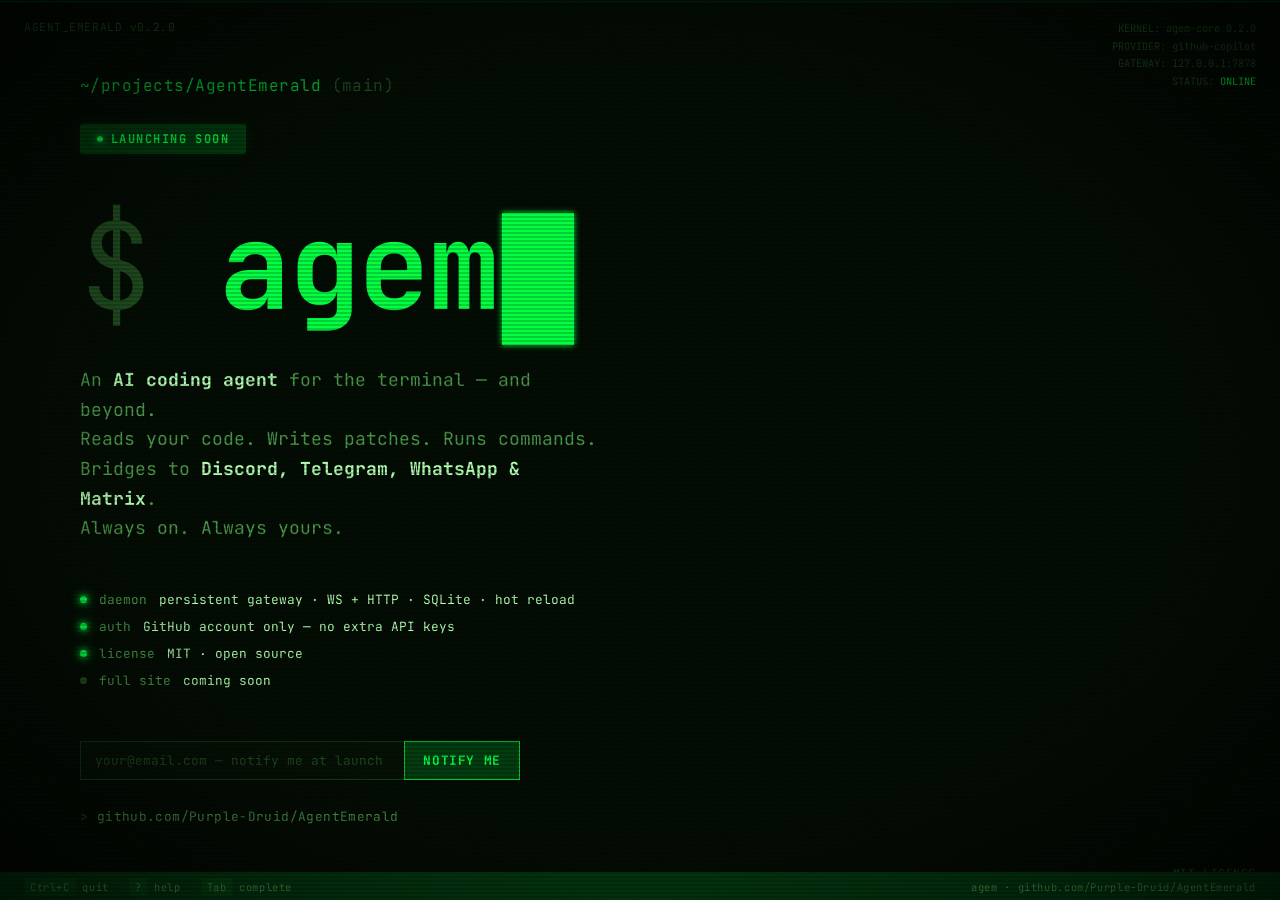
<file: index.html>
<!DOCTYPE html>
<html lang="en">
<head>
  <meta charset="UTF-8">
  <meta name="viewport" content="width=device-width, initial-scale=1.0">
  <title>AgentEmerald — Coming Soon</title>
  <meta name="description" content="AgentEmerald — an AI coding agent harness for the terminal. Coming soon.">
  <link rel="preconnect" href="https://fonts.googleapis.com">
  <link rel="preconnect" href="https://fonts.gstatic.com" crossorigin>
  <link href="https://fonts.googleapis.com/css2?family=JetBrains+Mono:wght@400;500;700&display=swap" rel="stylesheet">
  <style>
    *, *::before, *::after { box-sizing: border-box; margin: 0; padding: 0; }

    :root {
      --green:       #00ff41;
      --green-dim:   #00c832;
      --green-dark:  #003b0f;
      --green-glow:  rgba(0, 255, 65, 0.18);
      --bg:          #020b02;
      --bg2:         #040f04;
      --text:        #b0ffb0;
      --text-dim:    #4a9a4a;
      --text-faint:  #1f4d1f;
      --border:      #0d3d0d;
      --mono:        'JetBrains Mono', 'Courier New', monospace;
    }

    html, body {
      height: 100%;
      background: var(--bg);
      color: var(--green);
      font-family: var(--mono);
      overflow: hidden;
    }

    /* CRT scanline overlay */
    body::before {
      content: '';
      position: fixed;
      inset: 0;
      background: repeating-linear-gradient(
        0deg,
        transparent,
        transparent 2px,
        rgba(0, 0, 0, 0.18) 2px,
        rgba(0, 0, 0, 0.18) 4px
      );
      pointer-events: none;
      z-index: 10;
    }

    /* CRT vignette */
    body::after {
      content: '';
      position: fixed;
      inset: 0;
      background: radial-gradient(ellipse at center,
        transparent 55%,
        rgba(0, 0, 0, 0.65) 100%
      );
      pointer-events: none;
      z-index: 11;
    }

    /* Subtle phosphor flicker */
    @keyframes flicker {
      0%   { opacity: 1; }
      92%  { opacity: 1; }
      93%  { opacity: 0.94; }
      94%  { opacity: 1; }
      96%  { opacity: 0.97; }
      100% { opacity: 1; }
    }

    @keyframes blink {
      0%, 49% { opacity: 1; }
      50%, 100% { opacity: 0; }
    }

    @keyframes scanline-sweep {
      0%   { transform: translateY(-100%); }
      100% { transform: translateY(100vh); }
    }

    @keyframes glow-pulse {
      0%, 100% { text-shadow:
        0 0 6px var(--green),
        0 0 14px var(--green),
        0 0 28px var(--green-dim);
      }
      50% { text-shadow:
        0 0 8px var(--green),
        0 0 20px var(--green),
        0 0 42px var(--green-dim),
        0 0 60px rgba(0,255,65,0.2);
      }
    }

    @keyframes type-in {
      from { width: 0; }
      to   { width: 100%; }
    }

    @keyframes fade-up {
      from { opacity: 0; transform: translateY(12px); }
      to   { opacity: 1; transform: translateY(0); }
    }

    /* Rolling scanline */
    .scanline {
      position: fixed;
      top: 0;
      left: 0;
      width: 100%;
      height: 3px;
      background: linear-gradient(transparent, rgba(0,255,65,0.06), transparent);
      animation: scanline-sweep 8s linear infinite;
      pointer-events: none;
      z-index: 12;
    }

    .screen {
      position: relative;
      height: 100vh;
      display: flex;
      flex-direction: column;
      justify-content: center;
      align-items: flex-start;
      padding: 0 min(80px, 8vw);
      animation: flicker 6s infinite;
      z-index: 1;
    }

    /* Top-left corner decoration */
    .corner-tl, .corner-br {
      position: fixed;
      font-size: .7rem;
      color: var(--text-faint);
      letter-spacing: .05em;
    }
    .corner-tl { top: 20px; left: 24px; }
    .corner-br { bottom: 20px; right: 24px; }

    /* Boot lines */
    .boot-lines {
      position: fixed;
      top: 20px;
      right: 24px;
      text-align: right;
      font-size: .65rem;
      color: var(--text-faint);
      line-height: 1.7;
      animation: fade-up .6s ease both;
      animation-delay: .2s;
      opacity: 0;
    }

    /* Prompt line */
    .prompt-line {
      font-size: clamp(.8rem, 1.5vw, 1rem);
      color: var(--text-dim);
      margin-bottom: 28px;
      letter-spacing: .03em;
      animation: fade-up .5s ease both;
      animation-delay: .4s;
      opacity: 0;
    }
    .prompt-line .p { color: var(--green-dim); }

    /* Main wordmark */
    h1 {
      font-size: clamp(3.5rem, 10vw, 7.5rem);
      font-weight: 700;
      letter-spacing: -.02em;
      line-height: 1;
      color: var(--green);
      animation: glow-pulse 3.5s ease-in-out infinite, fade-up .6s ease both;
      animation-delay: 0s, .6s;
      opacity: 0;
      margin-bottom: 20px;
    }
    h1 .dollar { color: var(--text-faint); font-weight: 400; }

    /* Tagline */
    .tagline {
      font-size: clamp(.85rem, 2vw, 1.125rem);
      color: var(--text-dim);
      max-width: 520px;
      line-height: 1.65;
      margin-bottom: 48px;
      animation: fade-up .6s ease both;
      animation-delay: .8s;
      opacity: 0;
    }
    .tagline strong { color: var(--text); }

    /* Status block */
    .status-block {
      display: flex;
      flex-direction: column;
      gap: 10px;
      margin-bottom: 52px;
      animation: fade-up .6s ease both;
      animation-delay: 1s;
      opacity: 0;
    }
    .status-line {
      display: flex;
      align-items: center;
      gap: 12px;
      font-size: .8rem;
      color: var(--text-dim);
    }
    .status-line .dot {
      width: 7px;
      height: 7px;
      border-radius: 50%;
      background: var(--green);
      box-shadow: 0 0 6px var(--green), 0 0 12px var(--green);
      flex-shrink: 0;
    }
    .status-line .dot.dim {
      background: var(--text-faint);
      box-shadow: none;
    }
    .status-line span { color: var(--text-dim); }
    .status-line .val { color: var(--text); }

    /* Coming soon badge */
    .coming-soon {
      display: inline-flex;
      align-items: center;
      gap: 8px;
      border: 1px solid var(--border);
      background: var(--green-dark);
      color: var(--green);
      font-size: .75rem;
      font-weight: 700;
      letter-spacing: .12em;
      text-transform: uppercase;
      padding: 6px 16px;
      border-radius: 2px;
      margin-bottom: 52px;
      box-shadow: 0 0 16px rgba(0,255,65,0.08), inset 0 0 12px rgba(0,255,65,0.04);
      animation: fade-up .6s ease both;
      animation-delay: .7s;
      opacity: 0;
    }
    .coming-soon::before {
      content: '';
      width: 6px;
      height: 6px;
      border-radius: 50%;
      background: var(--green);
      box-shadow: 0 0 8px var(--green);
      animation: blink 1.2s step-end infinite;
    }

    /* Input / notify */
    .notify-row {
      display: flex;
      align-items: stretch;
      gap: 0;
      max-width: 440px;
      width: 100%;
      animation: fade-up .6s ease both;
      animation-delay: 1.2s;
      opacity: 0;
      margin-bottom: 28px;
    }
    .notify-row .fake-input {
      flex: 1;
      background: var(--bg2);
      border: 1px solid var(--border);
      border-right: none;
      color: var(--text-dim);
      font-family: var(--mono);
      font-size: .8rem;
      padding: 10px 14px;
      outline: none;
      transition: border-color .2s, color .2s;
    }
    .notify-row .fake-input:focus {
      border-color: var(--green-dim);
      color: var(--text);
    }
    .notify-row .fake-input::placeholder { color: var(--text-faint); }
    .notify-row button {
      background: var(--green-dark);
      border: 1px solid var(--green-dim);
      color: var(--green);
      font-family: var(--mono);
      font-size: .8rem;
      font-weight: 700;
      padding: 10px 18px;
      cursor: pointer;
      letter-spacing: .05em;
      transition: background .2s, box-shadow .2s;
      white-space: nowrap;
    }
    .notify-row button:hover {
      background: rgba(0,255,65,0.12);
      box-shadow: 0 0 14px rgba(0,255,65,0.2);
    }

    /* GitHub link */
    .links {
      display: flex;
      gap: 24px;
      animation: fade-up .6s ease both;
      animation-delay: 1.35s;
      opacity: 0;
    }
    .links a {
      color: var(--text-dim);
      text-decoration: none;
      font-size: .8rem;
      letter-spacing: .03em;
      transition: color .2s, text-shadow .2s;
    }
    .links a:hover {
      color: var(--green);
      text-shadow: 0 0 8px var(--green);
    }
    .links a::before { content: '> '; color: var(--text-faint); }

    /* Cursor blink */
    .cursor {
      display: inline-block;
      width: .6em;
      height: 1.1em;
      background: var(--green);
      vertical-align: text-bottom;
      animation: blink .9s step-end infinite;
      box-shadow: 0 0 6px var(--green);
      margin-left: 4px;
    }

    /* Bottom bar */
    .bottom-bar {
      position: fixed;
      bottom: 0;
      left: 0;
      right: 0;
      height: 28px;
      background: var(--green-dark);
      border-top: 1px solid var(--border);
      display: flex;
      align-items: center;
      justify-content: space-between;
      padding: 0 24px;
      font-size: .65rem;
      color: var(--text-dim);
      letter-spacing: .06em;
      z-index: 2;
    }
    .bottom-bar .left { display: flex; gap: 20px; }
    .bottom-bar .key {
      background: rgba(0,255,65,0.08);
      border: 1px solid var(--border);
      padding: 1px 5px;
      border-radius: 2px;
      color: var(--text-dim);
    }

    /* Noise texture overlay */
    .noise {
      position: fixed;
      inset: 0;
      opacity: .025;
      pointer-events: none;
      z-index: 9;
      background-image: url("data:image/svg+xml,%3Csvg viewBox='0 0 256 256' xmlns='http://www.w3.org/2000/svg'%3E%3Cfilter id='noise'%3E%3CfeTurbulence type='fractalNoise' baseFrequency='0.9' numOctaves='4' stitchTiles='stitch'/%3E%3C/filter%3E%3Crect width='100%25' height='100%25' filter='url(%23noise)'/%3E%3C/svg%3E");
      background-size: 128px 128px;
    }

    @media (max-width: 600px) {
      .screen { padding: 0 24px; align-items: center; text-align: center; }
      .notify-row { flex-direction: column; }
      .notify-row .fake-input { border-right: 1px solid var(--border); border-bottom: none; }
      .links { justify-content: center; }
      .boot-lines { display: none; }
      .tagline { font-size: .85rem; }
    }
  </style>
</head>
<body>

<div class="noise"></div>
<div class="scanline"></div>

<div class="corner-tl">AGENT_EMERALD v0.2.0</div>
<div class="corner-br">MIT LICENSE</div>

<div class="boot-lines">
  KERNEL: agem-core 0.2.0<br>
  PROVIDER: github-copilot<br>
  GATEWAY: 127.0.0.1:7878<br>
  STATUS: <span style="color:#00ff41">ONLINE</span>
</div>

<div class="screen">

  <div class="prompt-line">
    <span class="p">~/projects/AgentEmerald</span> <span style="color:#1f4d1f">(main)</span>
  </div>

  <div class="coming-soon">Launching Soon</div>

  <h1><span class="dollar">$ </span>agem<span class="cursor"></span></h1>

  <p class="tagline">
    An <strong>AI coding agent</strong> for the terminal — and beyond.<br>
    Reads your code. Writes patches. Runs commands.<br>
    Bridges to <strong>Discord, Telegram, WhatsApp &amp; Matrix</strong>.<br>
    Always on. Always yours.
  </p>

  <div class="status-block">
    <div class="status-line">
      <span class="dot"></span>
      <span>daemon</span>
      <span class="val">persistent gateway · WS + HTTP · SQLite · hot reload</span>
    </div>
    <div class="status-line">
      <span class="dot"></span>
      <span>auth</span>
      <span class="val">GitHub account only — no extra API keys</span>
    </div>
    <div class="status-line">
      <span class="dot"></span>
      <span>license</span>
      <span class="val">MIT · open source</span>
    </div>
    <div class="status-line">
      <span class="dot dim"></span>
      <span>full site</span>
      <span class="val">coming soon</span>
    </div>
  </div>

  <div class="notify-row">
    <input class="fake-input" type="email" placeholder="your@email.com — notify me at launch" />
    <button onclick="handleNotify(this)">NOTIFY ME</button>
  </div>

  <div class="links">
    <a href="https://github.com/Purple-Druid/AgentEmerald" target="_blank" rel="noopener">github.com/Purple-Druid/AgentEmerald</a>
    <!-- a href="install.html">install agem</a -->
    <!-- a href="features.html">features</a -->
  </div>

</div>

<div class="bottom-bar">
  <div class="left">
    <span><span class="key">Ctrl+C</span> quit</span>
    <span><span class="key">?</span> help</span>
    <span><span class="key">Tab</span> complete</span>
  </div>
  <span>agem · github.com/Purple-Druid/AgentEmerald</span>
</div>

<script>
  function handleNotify(btn) {
    const input = btn.previousElementSibling;
    const email = input.value.trim();
    if (!email || !email.includes('@')) {
      input.style.borderColor = '#ff4141';
      input.focus();
      setTimeout(() => input.style.borderColor = '', 1200);
      return;
    }
    btn.textContent = 'QUEUED ✓';
    btn.style.color = '#00ff41';
    btn.style.borderColor = '#00ff41';
    btn.style.boxShadow = '0 0 14px rgba(0,255,65,0.3)';
    btn.disabled = true;
    input.disabled = true;
    input.style.color = '#4a9a4a';
  }

  // Subtle random flicker on the h1
  const h1 = document.querySelector('h1');
  setInterval(() => {
    if (Math.random() > 0.97) {
      h1.style.opacity = '0.88';
      setTimeout(() => h1.style.opacity = '', 60);
    }
  }, 400);
</script>

</body>
</html>
</file>
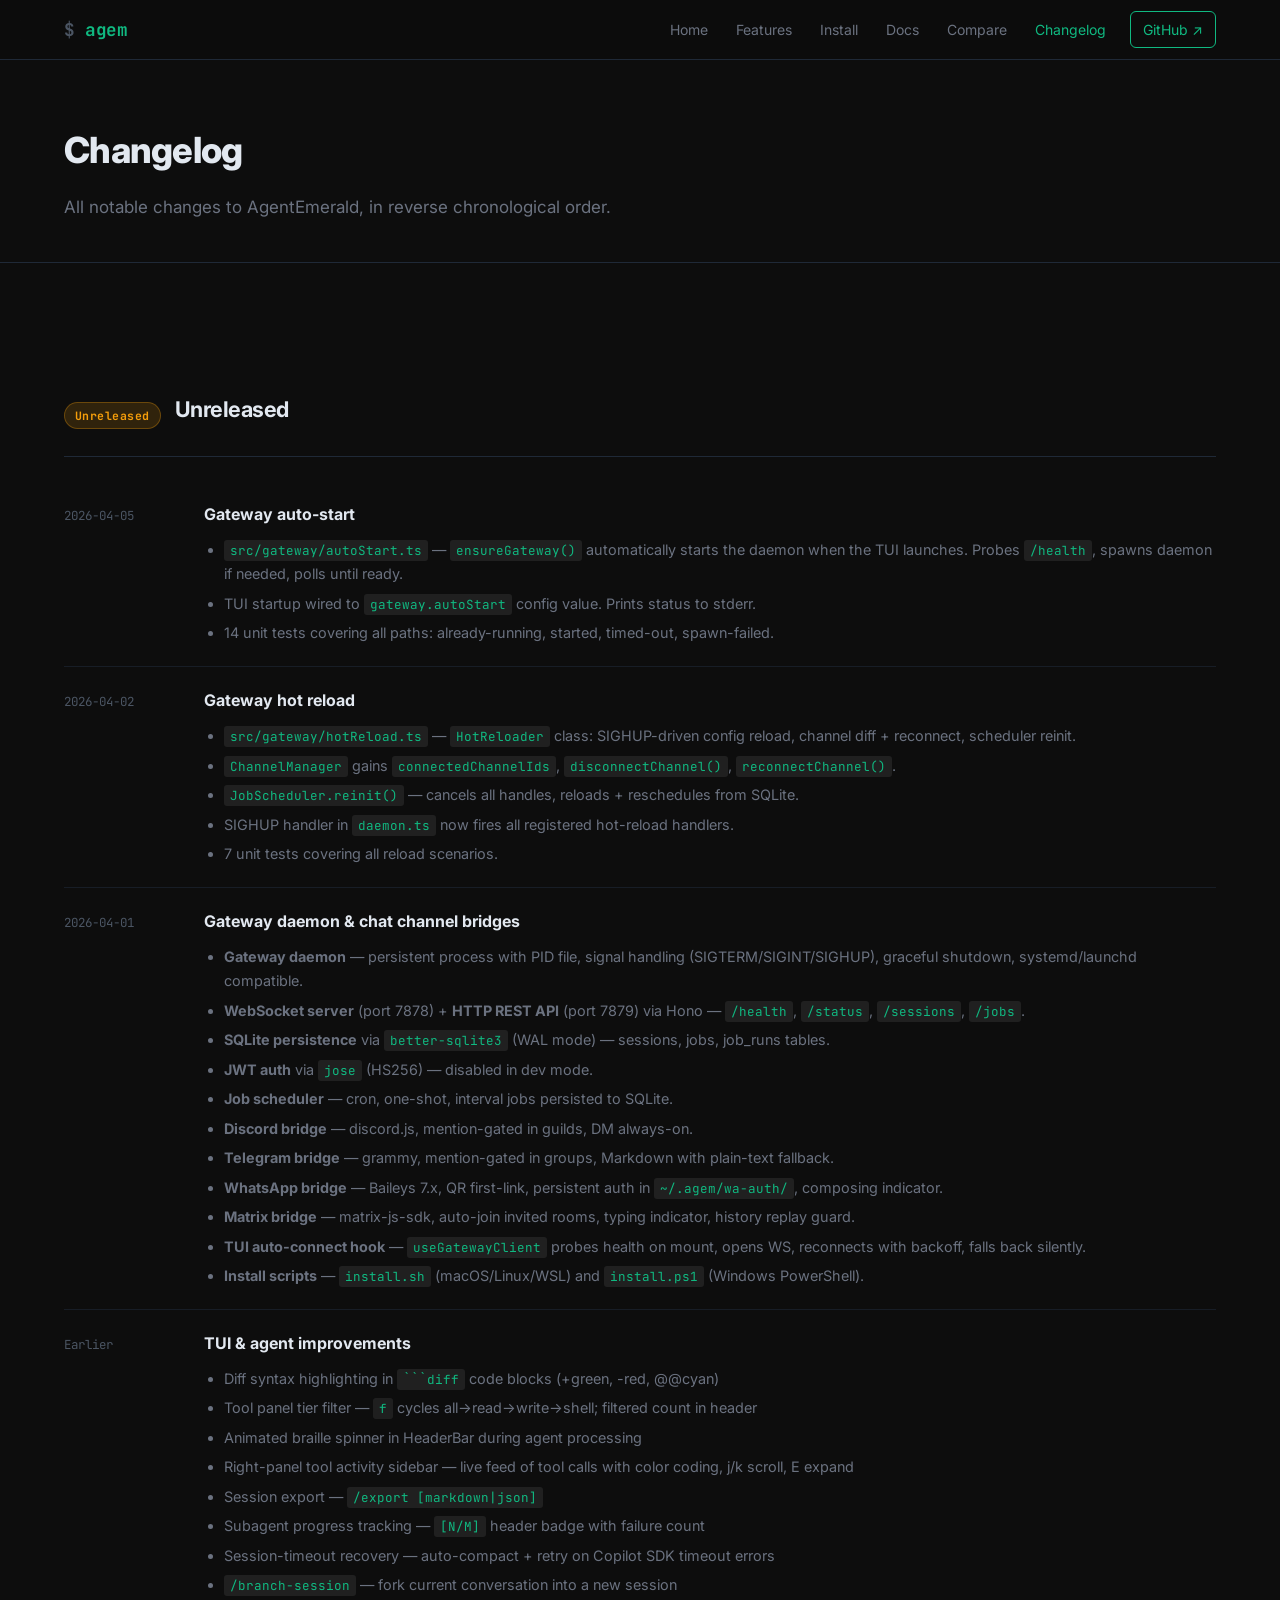
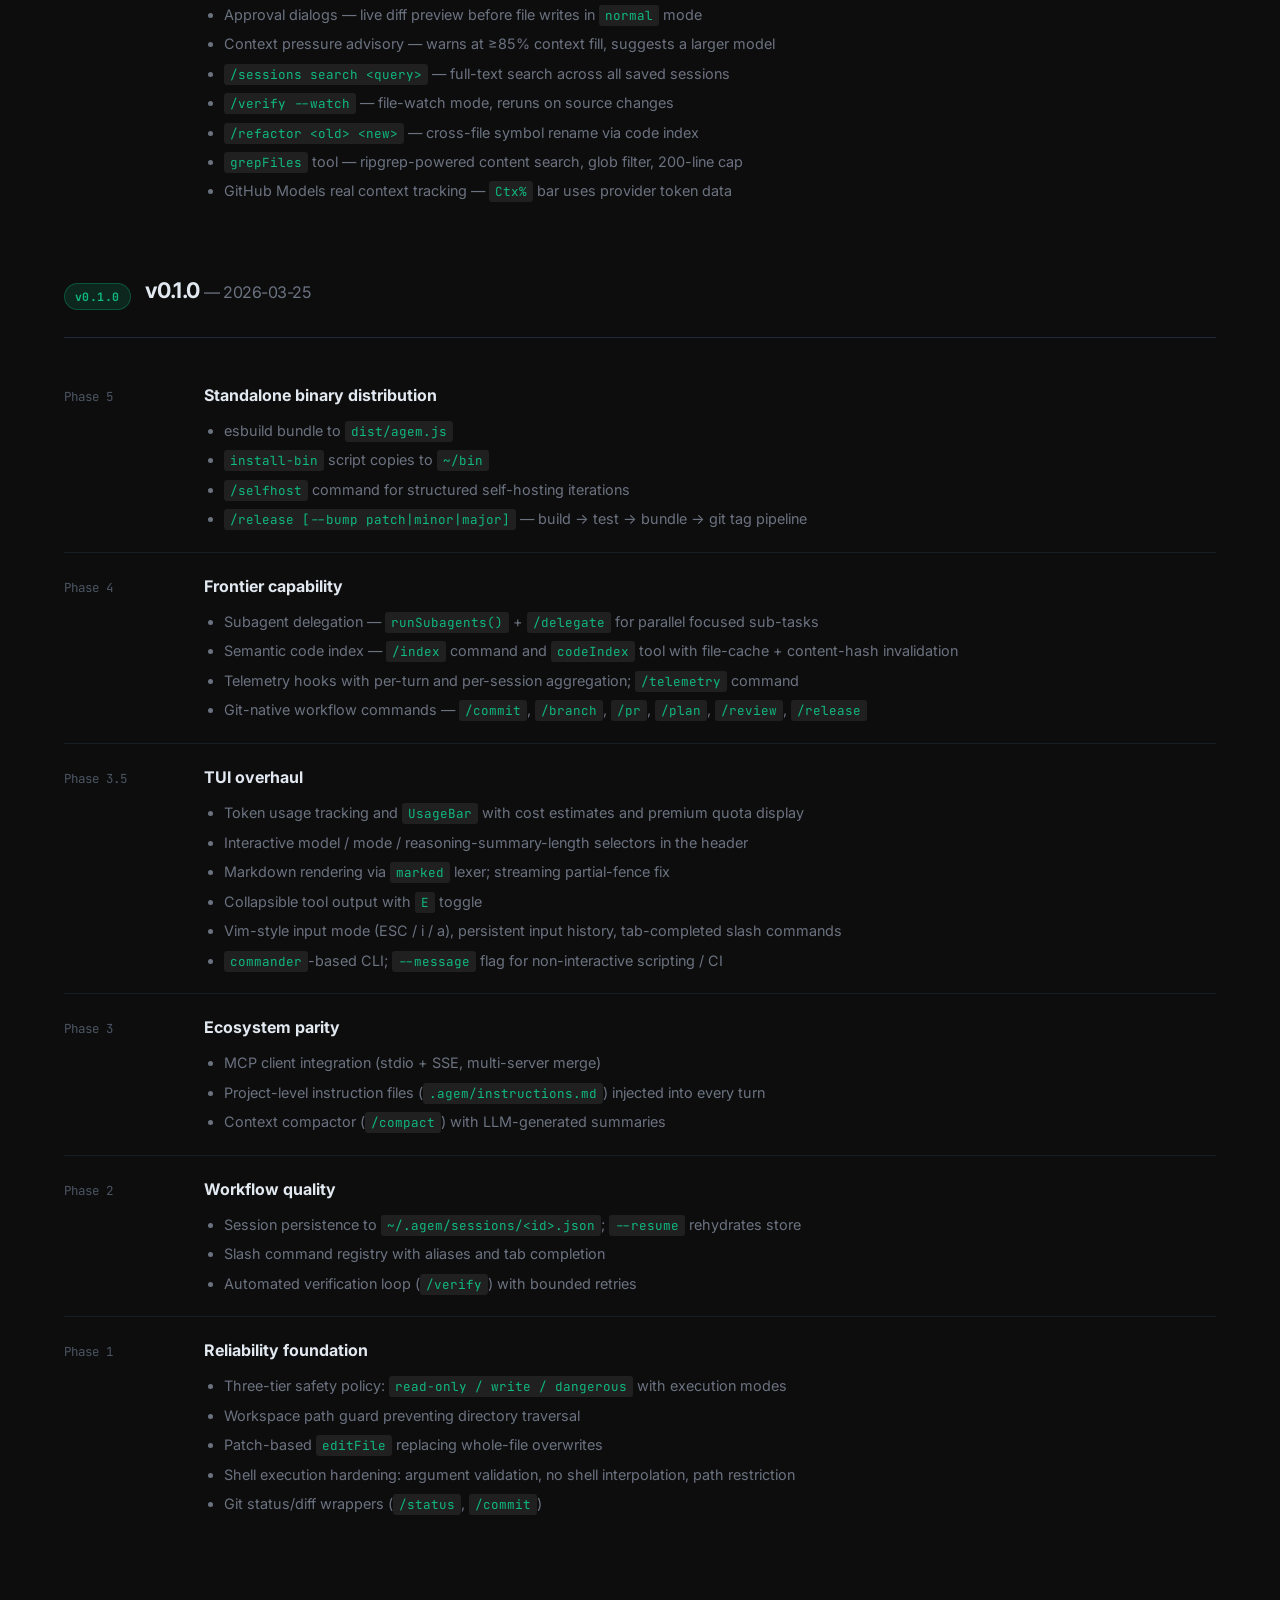
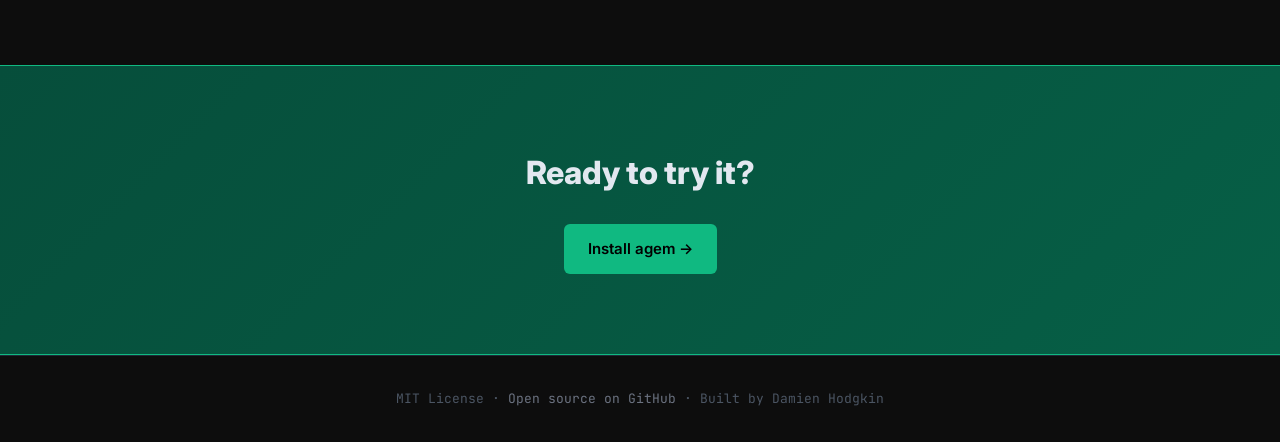
<file: changelog.html>
<!DOCTYPE html>
<html lang="en">
<head>
  <meta charset="UTF-8">
  <meta name="viewport" content="width=device-width, initial-scale=1.0">
  <title>AgentEmerald — Changelog</title>
  <meta name="description" content="What's new in AgentEmerald — release notes and changelog.">
  <link rel="preconnect" href="https://fonts.googleapis.com">
  <link rel="preconnect" href="https://fonts.gstatic.com" crossorigin>
  <link href="https://fonts.googleapis.com/css2?family=Inter:wght@400;500;600;700;800&family=JetBrains+Mono:wght@400;600;700&display=swap" rel="stylesheet">
  <link rel="stylesheet" href="css/style.css">
</head>
<body>

<header>
  <div class="container">
    <a href="index.html" class="logo"><span class="dim">$</span> <span class="accent">agem</span></a>
    <button id="hamburger" aria-label="Toggle navigation"><span></span><span></span><span></span></button>
    <nav id="nav-menu">
      <a href="index.html">Home</a>
      <a href="features.html">Features</a>
      <a href="install.html">Install</a>
      <a href="docs.html">Docs</a>
      <a href="compare.html">Compare</a>
      <a href="changelog.html" class="active">Changelog</a>
      <a href="https://github.com/Purple-Druid/AgentEmerald" target="_blank" rel="noopener" class="gh-link">GitHub ↗</a>
    </nav>
  </div>
</header>

<main>
  <section class="page-hero">
    <div class="container">
      <h1>Changelog</h1>
      <p class="lead">All notable changes to AgentEmerald, in reverse chronological order.</p>
    </div>
  </section>

  <section>
    <div class="container">
      <div class="changelog">

        <!-- Unreleased -->
        <div class="cl-version">
          <div class="cl-version-header">
            <span class="cl-badge unreleased">Unreleased</span>
            <h2>Unreleased</h2>
          </div>

          <div class="cl-entry">
            <div class="cl-date">2026-04-05</div>
            <div class="cl-content">
              <h3>Gateway auto-start</h3>
              <ul>
                <li><code>src/gateway/autoStart.ts</code> — <code>ensureGateway()</code> automatically starts the daemon when the TUI launches. Probes <code>/health</code>, spawns daemon if needed, polls until ready.</li>
                <li>TUI startup wired to <code>gateway.autoStart</code> config value. Prints status to stderr.</li>
                <li>14 unit tests covering all paths: already-running, started, timed-out, spawn-failed.</li>
              </ul>
            </div>
          </div>

          <div class="cl-entry">
            <div class="cl-date">2026-04-02</div>
            <div class="cl-content">
              <h3>Gateway hot reload</h3>
              <ul>
                <li><code>src/gateway/hotReload.ts</code> — <code>HotReloader</code> class: SIGHUP-driven config reload, channel diff + reconnect, scheduler reinit.</li>
                <li><code>ChannelManager</code> gains <code>connectedChannelIds</code>, <code>disconnectChannel()</code>, <code>reconnectChannel()</code>.</li>
                <li><code>JobScheduler.reinit()</code> — cancels all handles, reloads + reschedules from SQLite.</li>
                <li>SIGHUP handler in <code>daemon.ts</code> now fires all registered hot-reload handlers.</li>
                <li>7 unit tests covering all reload scenarios.</li>
              </ul>
            </div>
          </div>

          <div class="cl-entry">
            <div class="cl-date">2026-04-01</div>
            <div class="cl-content">
              <h3>Gateway daemon &amp; chat channel bridges</h3>
              <ul>
                <li><strong>Gateway daemon</strong> — persistent process with PID file, signal handling (SIGTERM/SIGINT/SIGHUP), graceful shutdown, systemd/launchd compatible.</li>
                <li><strong>WebSocket server</strong> (port 7878) + <strong>HTTP REST API</strong> (port 7879) via Hono — <code>/health</code>, <code>/status</code>, <code>/sessions</code>, <code>/jobs</code>.</li>
                <li><strong>SQLite persistence</strong> via <code>better-sqlite3</code> (WAL mode) — sessions, jobs, job_runs tables.</li>
                <li><strong>JWT auth</strong> via <code>jose</code> (HS256) — disabled in dev mode.</li>
                <li><strong>Job scheduler</strong> — cron, one-shot, interval jobs persisted to SQLite.</li>
                <li><strong>Discord bridge</strong> — discord.js, mention-gated in guilds, DM always-on.</li>
                <li><strong>Telegram bridge</strong> — grammy, mention-gated in groups, Markdown with plain-text fallback.</li>
                <li><strong>WhatsApp bridge</strong> — Baileys 7.x, QR first-link, persistent auth in <code>~/.agem/wa-auth/</code>, composing indicator.</li>
                <li><strong>Matrix bridge</strong> — matrix-js-sdk, auto-join invited rooms, typing indicator, history replay guard.</li>
                <li><strong>TUI auto-connect hook</strong> — <code>useGatewayClient</code> probes health on mount, opens WS, reconnects with backoff, falls back silently.</li>
                <li><strong>Install scripts</strong> — <code>install.sh</code> (macOS/Linux/WSL) and <code>install.ps1</code> (Windows PowerShell).</li>
              </ul>
            </div>
          </div>

          <div class="cl-entry">
            <div class="cl-date">Earlier</div>
            <div class="cl-content">
              <h3>TUI &amp; agent improvements</h3>
              <ul>
                <li>Diff syntax highlighting in <code>```diff</code> code blocks (+green, -red, @@cyan)</li>
                <li>Tool panel tier filter — <code>f</code> cycles all→read→write→shell; filtered count in header</li>
                <li>Animated braille spinner in HeaderBar during agent processing</li>
                <li>Right-panel tool activity sidebar — live feed of tool calls with color coding, j/k scroll, E expand</li>
                <li>Session export — <code>/export [markdown|json]</code></li>
                <li>Subagent progress tracking — <code>[N/M]</code> header badge with failure count</li>
                <li>Session-timeout recovery — auto-compact + retry on Copilot SDK timeout errors</li>
                <li><code>/branch-session</code> — fork current conversation into a new session</li>
                <li>Approval dialogs — live diff preview before file writes in <code>normal</code> mode</li>
                <li>Context pressure advisory — warns at ≥85% context fill, suggests a larger model</li>
                <li><code>/sessions search &lt;query&gt;</code> — full-text search across all saved sessions</li>
                <li><code>/verify --watch</code> — file-watch mode, reruns on source changes</li>
                <li><code>/refactor &lt;old&gt; &lt;new&gt;</code> — cross-file symbol rename via code index</li>
                <li><code>grepFiles</code> tool — ripgrep-powered content search, glob filter, 200-line cap</li>
                <li>GitHub Models real context tracking — <code>Ctx%</code> bar uses provider token data</li>
              </ul>
            </div>
          </div>
        </div>

        <!-- v0.1.0 -->
        <div class="cl-version">
          <div class="cl-version-header">
            <span class="cl-badge release">v0.1.0</span>
            <h2>v0.1.0 <span class="cl-release-date">— 2026-03-25</span></h2>
          </div>

          <div class="cl-entry">
            <div class="cl-date">Phase 5</div>
            <div class="cl-content">
              <h3>Standalone binary distribution</h3>
              <ul>
                <li>esbuild bundle to <code>dist/agem.js</code></li>
                <li><code>install-bin</code> script copies to <code>~/bin</code></li>
                <li><code>/selfhost</code> command for structured self-hosting iterations</li>
                <li><code>/release [--bump patch|minor|major]</code> — build → test → bundle → git tag pipeline</li>
              </ul>
            </div>
          </div>

          <div class="cl-entry">
            <div class="cl-date">Phase 4</div>
            <div class="cl-content">
              <h3>Frontier capability</h3>
              <ul>
                <li>Subagent delegation — <code>runSubagents()</code> + <code>/delegate</code> for parallel focused sub-tasks</li>
                <li>Semantic code index — <code>/index</code> command and <code>codeIndex</code> tool with file-cache + content-hash invalidation</li>
                <li>Telemetry hooks with per-turn and per-session aggregation; <code>/telemetry</code> command</li>
                <li>Git-native workflow commands — <code>/commit</code>, <code>/branch</code>, <code>/pr</code>, <code>/plan</code>, <code>/review</code>, <code>/release</code></li>
              </ul>
            </div>
          </div>

          <div class="cl-entry">
            <div class="cl-date">Phase 3.5</div>
            <div class="cl-content">
              <h3>TUI overhaul</h3>
              <ul>
                <li>Token usage tracking and <code>UsageBar</code> with cost estimates and premium quota display</li>
                <li>Interactive model / mode / reasoning-summary-length selectors in the header</li>
                <li>Markdown rendering via <code>marked</code> lexer; streaming partial-fence fix</li>
                <li>Collapsible tool output with <code>E</code> toggle</li>
                <li>Vim-style input mode (ESC / i / a), persistent input history, tab-completed slash commands</li>
                <li><code>commander</code>-based CLI; <code>--message</code> flag for non-interactive scripting / CI</li>
              </ul>
            </div>
          </div>

          <div class="cl-entry">
            <div class="cl-date">Phase 3</div>
            <div class="cl-content">
              <h3>Ecosystem parity</h3>
              <ul>
                <li>MCP client integration (stdio + SSE, multi-server merge)</li>
                <li>Project-level instruction files (<code>.agem/instructions.md</code>) injected into every turn</li>
                <li>Context compactor (<code>/compact</code>) with LLM-generated summaries</li>
              </ul>
            </div>
          </div>

          <div class="cl-entry">
            <div class="cl-date">Phase 2</div>
            <div class="cl-content">
              <h3>Workflow quality</h3>
              <ul>
                <li>Session persistence to <code>~/.agem/sessions/&lt;id&gt;.json</code>; <code>--resume</code> rehydrates store</li>
                <li>Slash command registry with aliases and tab completion</li>
                <li>Automated verification loop (<code>/verify</code>) with bounded retries</li>
              </ul>
            </div>
          </div>

          <div class="cl-entry">
            <div class="cl-date">Phase 1</div>
            <div class="cl-content">
              <h3>Reliability foundation</h3>
              <ul>
                <li>Three-tier safety policy: <code>read-only / write / dangerous</code> with execution modes</li>
                <li>Workspace path guard preventing directory traversal</li>
                <li>Patch-based <code>editFile</code> replacing whole-file overwrites</li>
                <li>Shell execution hardening: argument validation, no shell interpolation, path restriction</li>
                <li>Git status/diff wrappers (<code>/status</code>, <code>/commit</code>)</li>
              </ul>
            </div>
          </div>
        </div>

      </div>
    </div>
  </section>
</main>

<div class="cta-band">
  <div class="container">
    <h2>Ready to try it?</h2>
    <a href="install.html" class="btn btn-primary">Install agem →</a>
  </div>
</div>

<footer>
  <div class="container">
    MIT License · <a href="https://github.com/Purple-Druid/AgentEmerald" target="_blank" rel="noopener">Open source on GitHub</a> · Built by Damien Hodgkin
  </div>
</footer>

<script src="js/main.js"></script>
</body>
</html>
</file>
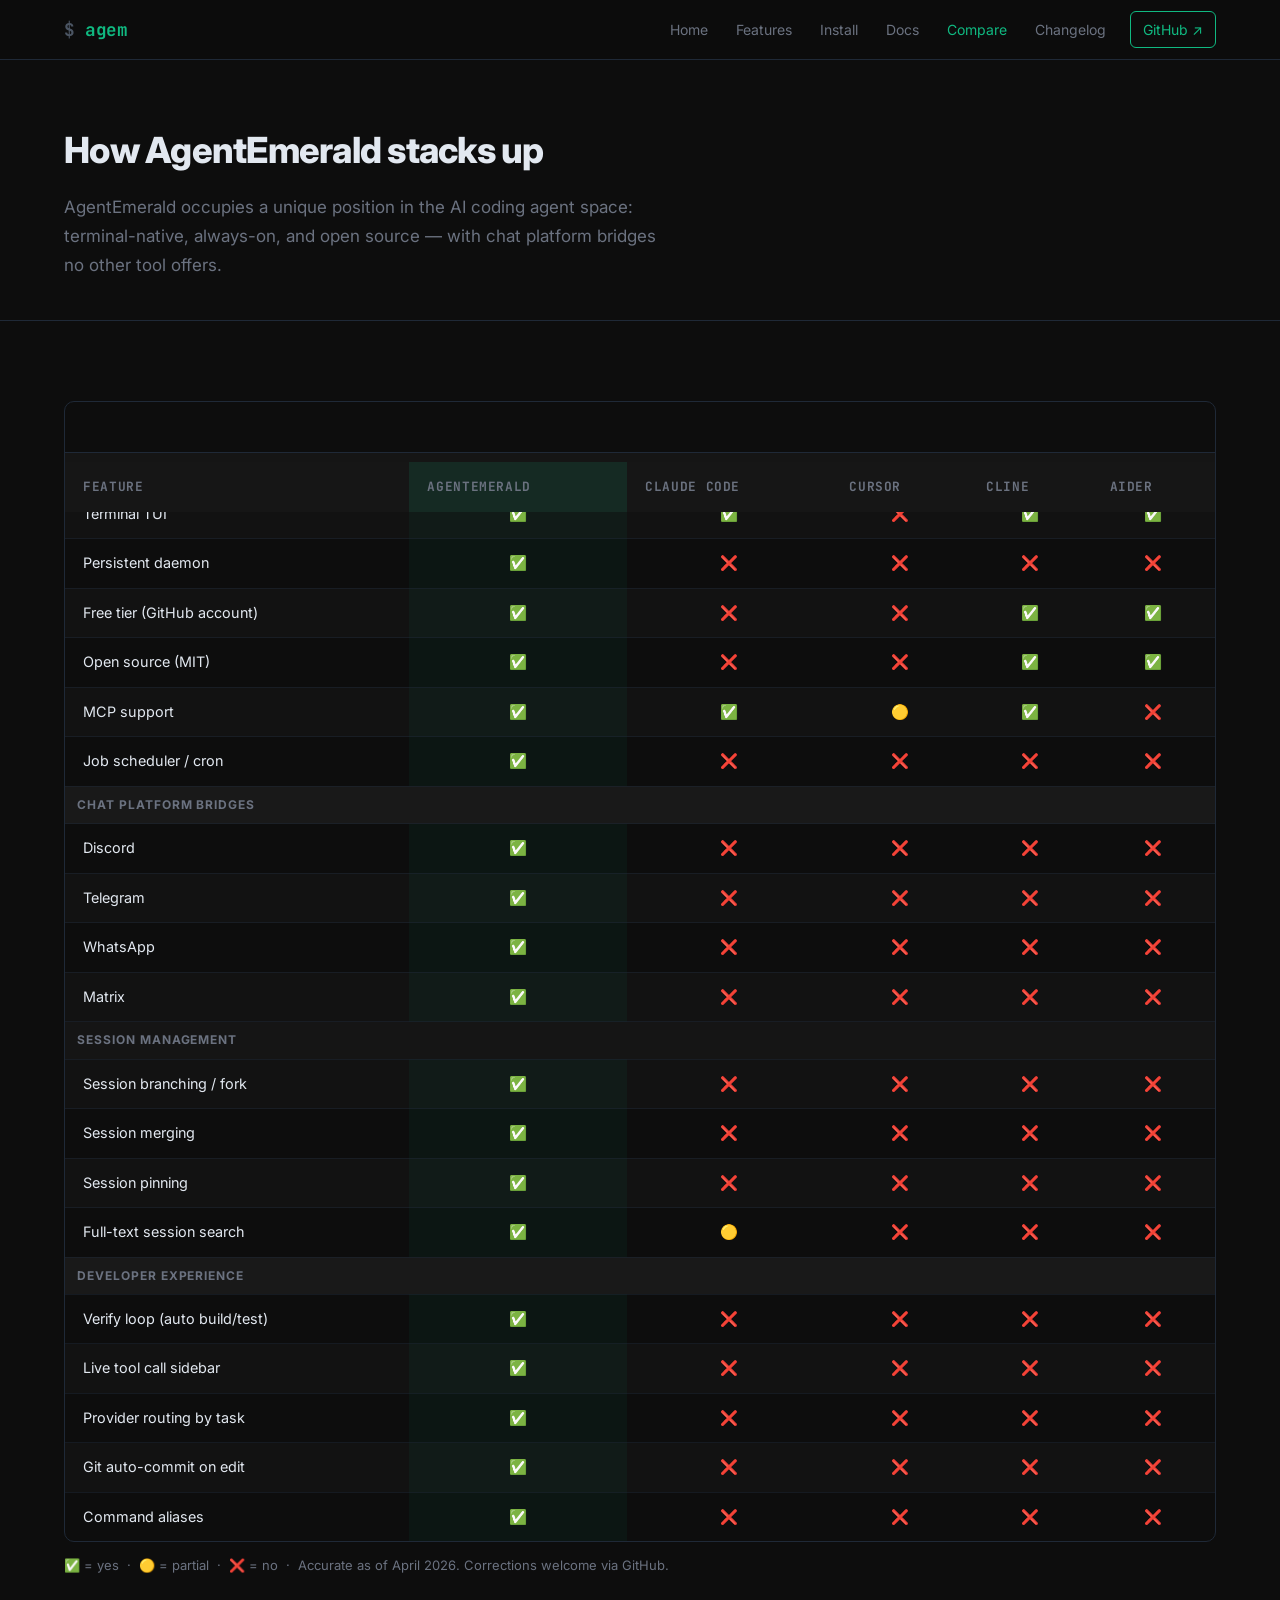
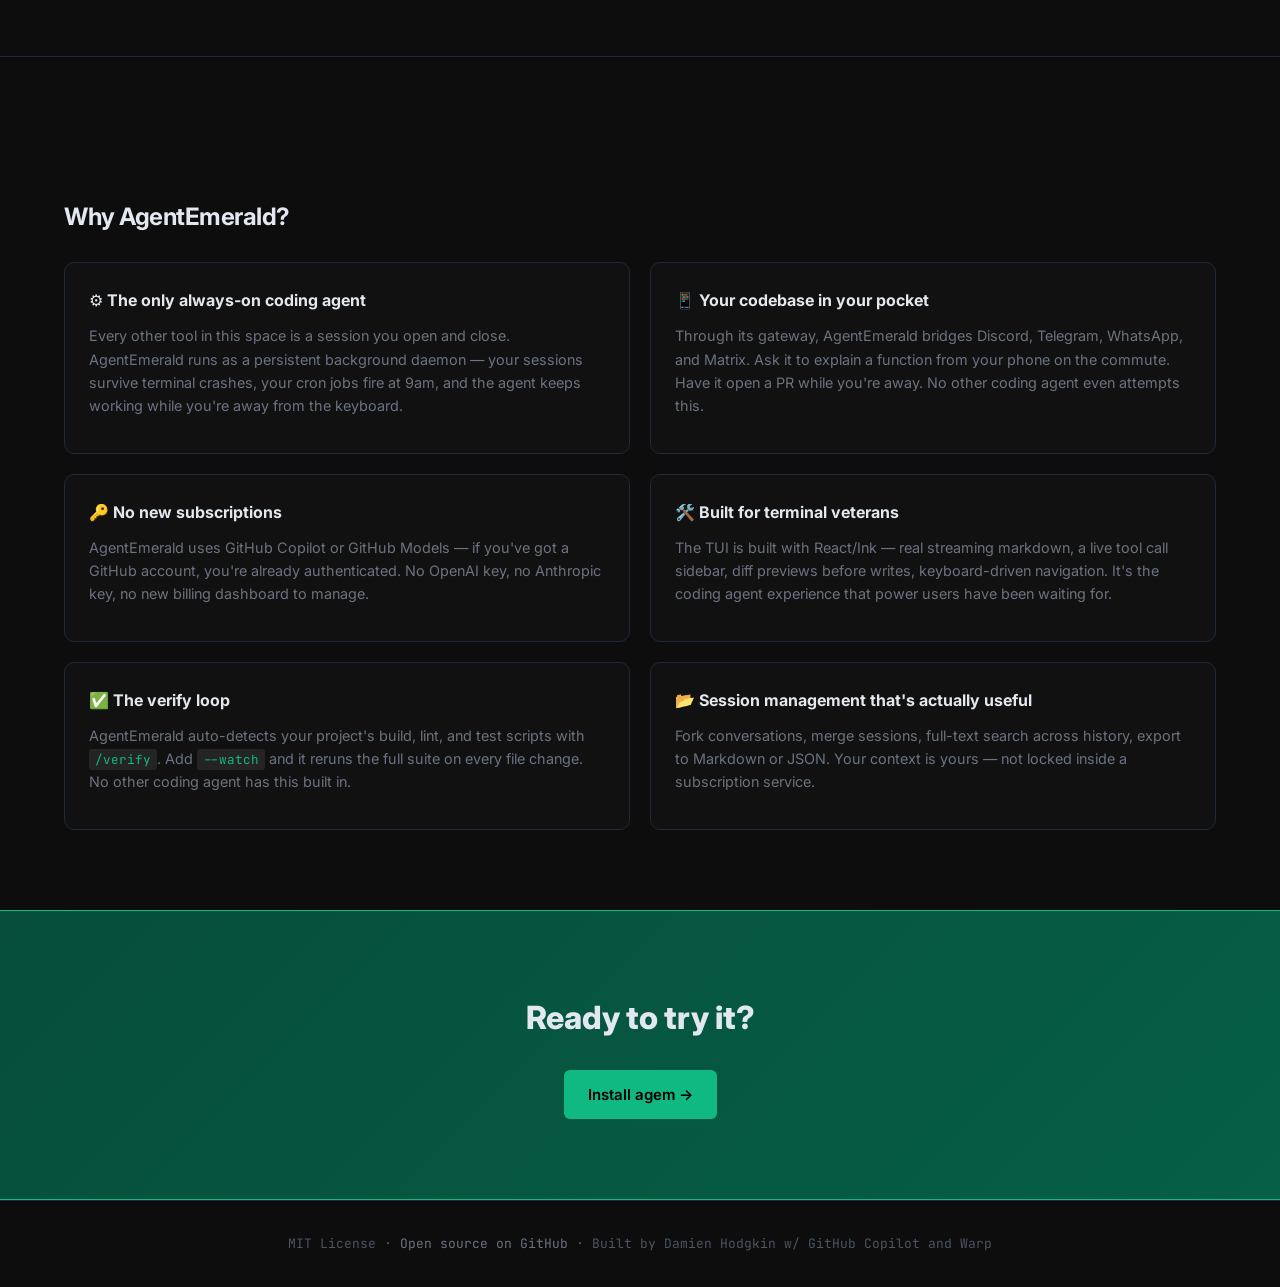
<file: compare.html>
<!DOCTYPE html>
<html lang="en">
<head>
  <meta charset="UTF-8">
  <meta name="viewport" content="width=device-width, initial-scale=1.0">
  <title>AgentEmerald — Comparison</title>
  <meta name="description" content="How AgentEmerald compares to Claude Code, Cursor, Cline, and Aider.">
  <link rel="preconnect" href="https://fonts.googleapis.com">
  <link rel="preconnect" href="https://fonts.gstatic.com" crossorigin>
  <link href="https://fonts.googleapis.com/css2?family=Inter:wght@400;500;600;700;800&family=JetBrains+Mono:wght@400;600;700&display=swap" rel="stylesheet">
  <link rel="stylesheet" href="css/style.css">
</head>
<body>

<header>
  <div class="container">
    <a href="index.html" class="logo"><span class="dim">$</span> <span class="accent">agem</span></a>
    <button id="hamburger" aria-label="Toggle navigation"><span></span><span></span><span></span></button>
    <nav id="nav-menu">
      <a href="index.html">Home</a>
      <a href="features.html">Features</a>
      <a href="install.html">Install</a>
      <a href="docs.html">Docs</a>
      <a href="compare.html" class="active">Compare</a>
      <a href="changelog.html">Changelog</a>
      <a href="https://github.com/Purple-Druid/AgentEmerald" target="_blank" rel="noopener" class="gh-link">GitHub ↗</a>
    </nav>
  </div>
</header>

<main>
  <section class="page-hero">
    <div class="container">
      <h1>How AgentEmerald stacks up</h1>
      <p class="lead">AgentEmerald occupies a unique position in the AI coding agent space: terminal-native, always-on, and open source — with chat platform bridges no other tool offers.</p>
    </div>
  </section>

  <section>
    <div class="container">
      <div class="table-wrap">
        <table class="compare-table">
          <thead>
            <tr>
              <th>Feature</th>
              <th class="center highlight-col">AgentEmerald</th>
              <th class="center">Claude Code</th>
              <th class="center">Cursor</th>
              <th class="center">Cline</th>
              <th class="center">Aider</th>
            </tr>
          </thead>
          <tbody>
            <tr class="category-row"><td colspan="6">Core</td></tr>
            <tr>
              <td>Terminal TUI</td>
              <td class="center highlight-col">✅</td><td class="center">✅</td><td class="center">❌</td><td class="center">✅</td><td class="center">✅</td>
            </tr>
            <tr>
              <td>Persistent daemon</td>
              <td class="center highlight-col">✅</td><td class="center">❌</td><td class="center">❌</td><td class="center">❌</td><td class="center">❌</td>
            </tr>
            <tr>
              <td>Free tier (GitHub account)</td>
              <td class="center highlight-col">✅</td><td class="center">❌</td><td class="center">❌</td><td class="center">✅</td><td class="center">✅</td>
            </tr>
            <tr>
              <td>Open source (MIT)</td>
              <td class="center highlight-col">✅</td><td class="center">❌</td><td class="center">❌</td><td class="center">✅</td><td class="center">✅</td>
            </tr>
            <tr>
              <td>MCP support</td>
              <td class="center highlight-col">✅</td><td class="center">✅</td><td class="center">🟡</td><td class="center">✅</td><td class="center">❌</td>
            </tr>
            <tr>
              <td>Job scheduler / cron</td>
              <td class="center highlight-col">✅</td><td class="center">❌</td><td class="center">❌</td><td class="center">❌</td><td class="center">❌</td>
            </tr>

            <tr class="category-row"><td colspan="6">Chat Platform Bridges</td></tr>
            <tr>
              <td>Discord</td>
              <td class="center highlight-col">✅</td><td class="center">❌</td><td class="center">❌</td><td class="center">❌</td><td class="center">❌</td>
            </tr>
            <tr>
              <td>Telegram</td>
              <td class="center highlight-col">✅</td><td class="center">❌</td><td class="center">❌</td><td class="center">❌</td><td class="center">❌</td>
            </tr>
            <tr>
              <td>WhatsApp</td>
              <td class="center highlight-col">✅</td><td class="center">❌</td><td class="center">❌</td><td class="center">❌</td><td class="center">❌</td>
            </tr>
            <tr>
              <td>Matrix</td>
              <td class="center highlight-col">✅</td><td class="center">❌</td><td class="center">❌</td><td class="center">❌</td><td class="center">❌</td>
            </tr>

            <tr class="category-row"><td colspan="6">Session Management</td></tr>
            <tr>
              <td>Session branching / fork</td>
              <td class="center highlight-col">✅</td><td class="center">❌</td><td class="center">❌</td><td class="center">❌</td><td class="center">❌</td>
            </tr>
            <tr>
              <td>Session merging</td>
              <td class="center highlight-col">✅</td><td class="center">❌</td><td class="center">❌</td><td class="center">❌</td><td class="center">❌</td>
            </tr>
            <tr>
              <td>Session pinning</td>
              <td class="center highlight-col">✅</td><td class="center">❌</td><td class="center">❌</td><td class="center">❌</td><td class="center">❌</td>
            </tr>
            <tr>
              <td>Full-text session search</td>
              <td class="center highlight-col">✅</td><td class="center">🟡</td><td class="center">❌</td><td class="center">❌</td><td class="center">❌</td>
            </tr>

            <tr class="category-row"><td colspan="6">Developer Experience</td></tr>
            <tr>
              <td>Verify loop (auto build/test)</td>
              <td class="center highlight-col">✅</td><td class="center">❌</td><td class="center">❌</td><td class="center">❌</td><td class="center">❌</td>
            </tr>
            <tr>
              <td>Live tool call sidebar</td>
              <td class="center highlight-col">✅</td><td class="center">❌</td><td class="center">❌</td><td class="center">❌</td><td class="center">❌</td>
            </tr>
            <tr>
              <td>Provider routing by task</td>
              <td class="center highlight-col">✅</td><td class="center">❌</td><td class="center">❌</td><td class="center">❌</td><td class="center">❌</td>
            </tr>
            <tr>
              <td>Git auto-commit on edit</td>
              <td class="center highlight-col">✅</td><td class="center">❌</td><td class="center">❌</td><td class="center">❌</td><td class="center">❌</td>
            </tr>
            <tr>
              <td>Command aliases</td>
              <td class="center highlight-col">✅</td><td class="center">❌</td><td class="center">❌</td><td class="center">❌</td><td class="center">❌</td>
            </tr>
          </tbody>
        </table>
      </div>
      <p class="table-note muted">✅ = yes &nbsp;·&nbsp; 🟡 = partial &nbsp;·&nbsp; ❌ = no &nbsp;·&nbsp; Accurate as of April 2026. Corrections welcome via GitHub.</p>
    </div>
  </section>

  <section>
    <div class="container why-agem">
      <h2>Why AgentEmerald?</h2>
      <div class="why-grid">
        <div class="why-card">
          <h3>⚙️ The only always-on coding agent</h3>
          <p>Every other tool in this space is a session you open and close. AgentEmerald runs as a persistent background daemon — your sessions survive terminal crashes, your cron jobs fire at 9am, and the agent keeps working while you're away from the keyboard.</p>
        </div>
        <div class="why-card">
          <h3>📱 Your codebase in your pocket</h3>
          <p>Through its gateway, AgentEmerald bridges Discord, Telegram, WhatsApp, and Matrix. Ask it to explain a function from your phone on the commute. Have it open a PR while you're away. No other coding agent even attempts this.</p>
        </div>
        <div class="why-card">
          <h3>🔑 No new subscriptions</h3>
          <p>AgentEmerald uses GitHub Copilot or GitHub Models — if you've got a GitHub account, you're already authenticated. No OpenAI key, no Anthropic key, no new billing dashboard to manage.</p>
        </div>
        <div class="why-card">
          <h3>🛠️ Built for terminal veterans</h3>
          <p>The TUI is built with React/Ink — real streaming markdown, a live tool call sidebar, diff previews before writes, keyboard-driven navigation. It's the coding agent experience that power users have been waiting for.</p>
        </div>
        <div class="why-card">
          <h3>✅ The verify loop</h3>
          <p>AgentEmerald auto-detects your project's build, lint, and test scripts with <code>/verify</code>. Add <code>--watch</code> and it reruns the full suite on every file change. No other coding agent has this built in.</p>
        </div>
        <div class="why-card">
          <h3>📂 Session management that's actually useful</h3>
          <p>Fork conversations, merge sessions, full-text search across history, export to Markdown or JSON. Your context is yours — not locked inside a subscription service.</p>
        </div>
      </div>
    </div>
  </section>
</main>

<div class="cta-band">
  <div class="container">
    <h2>Ready to try it?</h2>
    <a href="install.html" class="btn btn-primary">Install agem →</a>
  </div>
</div>

<footer>
  <div class="container">
    MIT License · <a href="https://github.com/Purple-Druid/AgentEmerald" target="_blank" rel="noopener">Open source on GitHub</a> · Built by Damien Hodgkin w/ GitHub Copilot and Warp
  </div>
</footer>

<script src="js/main.js"></script>
</body>
</html>
</file>
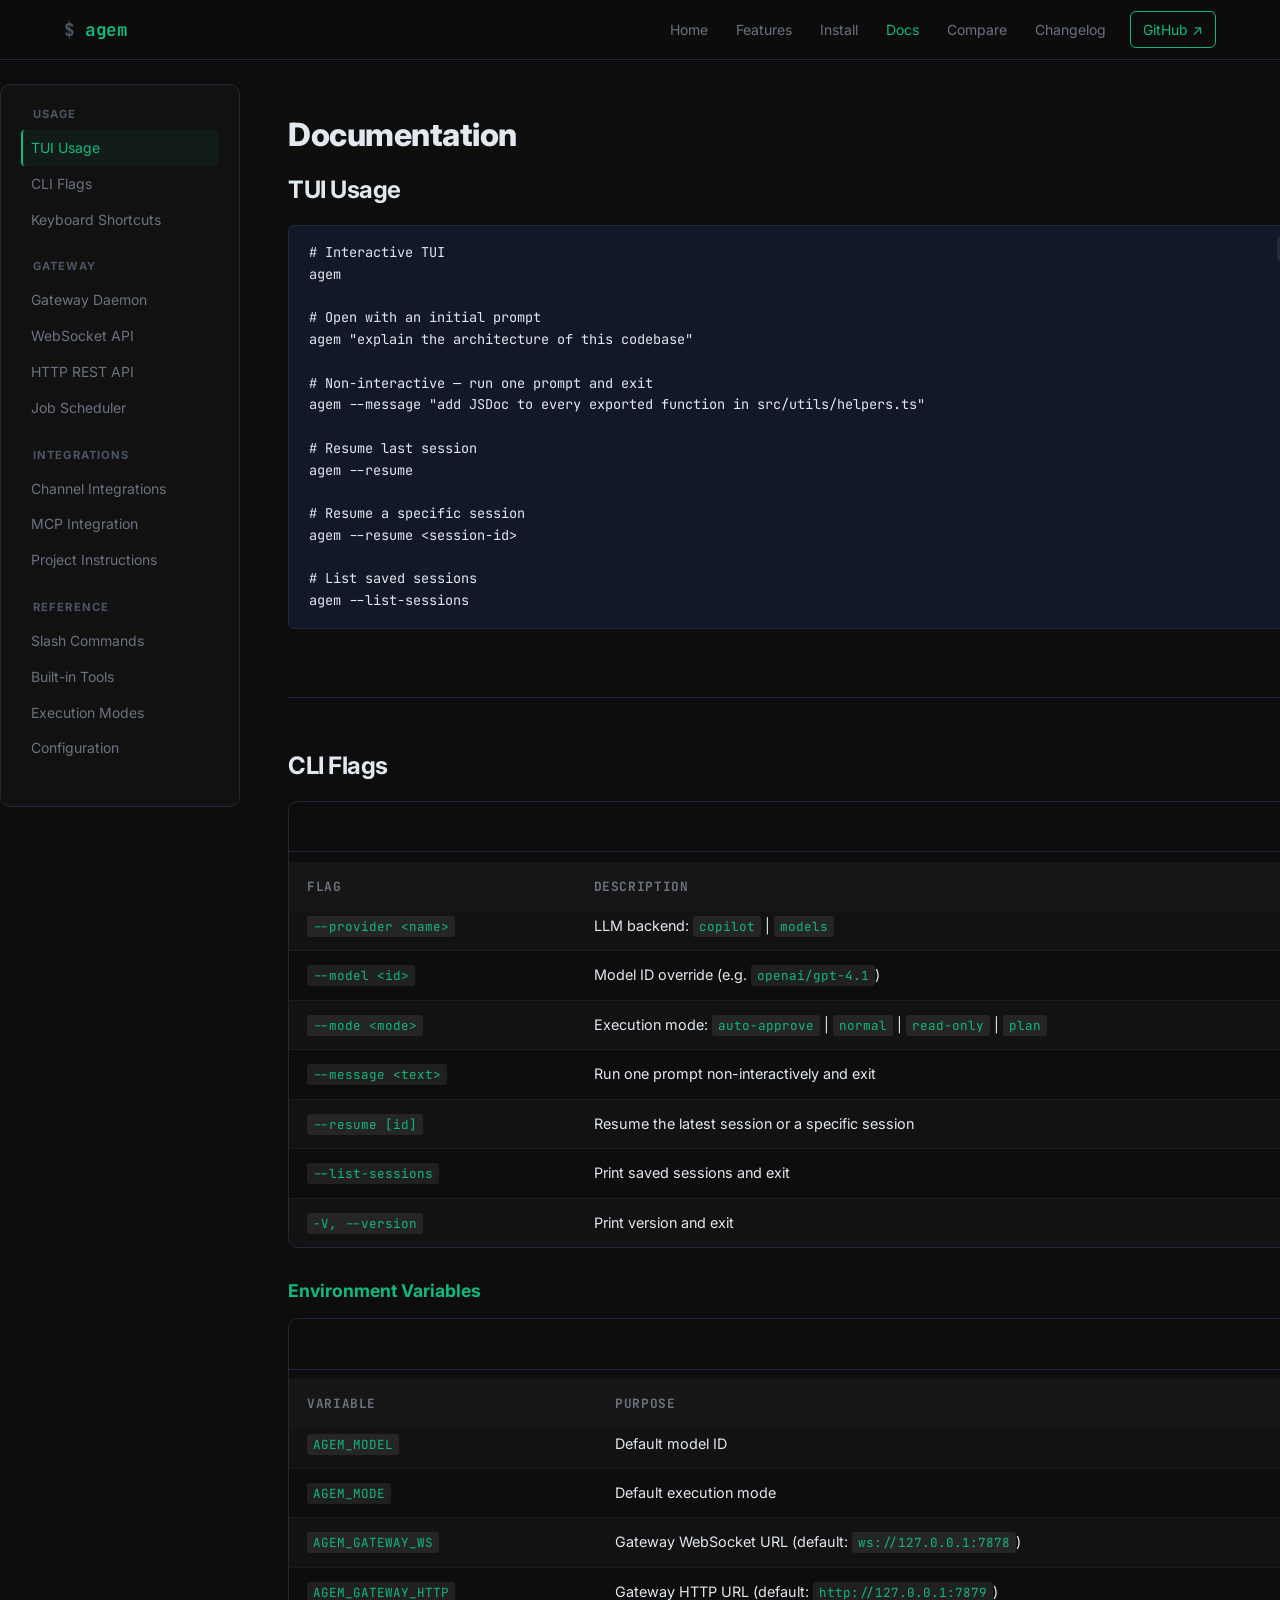
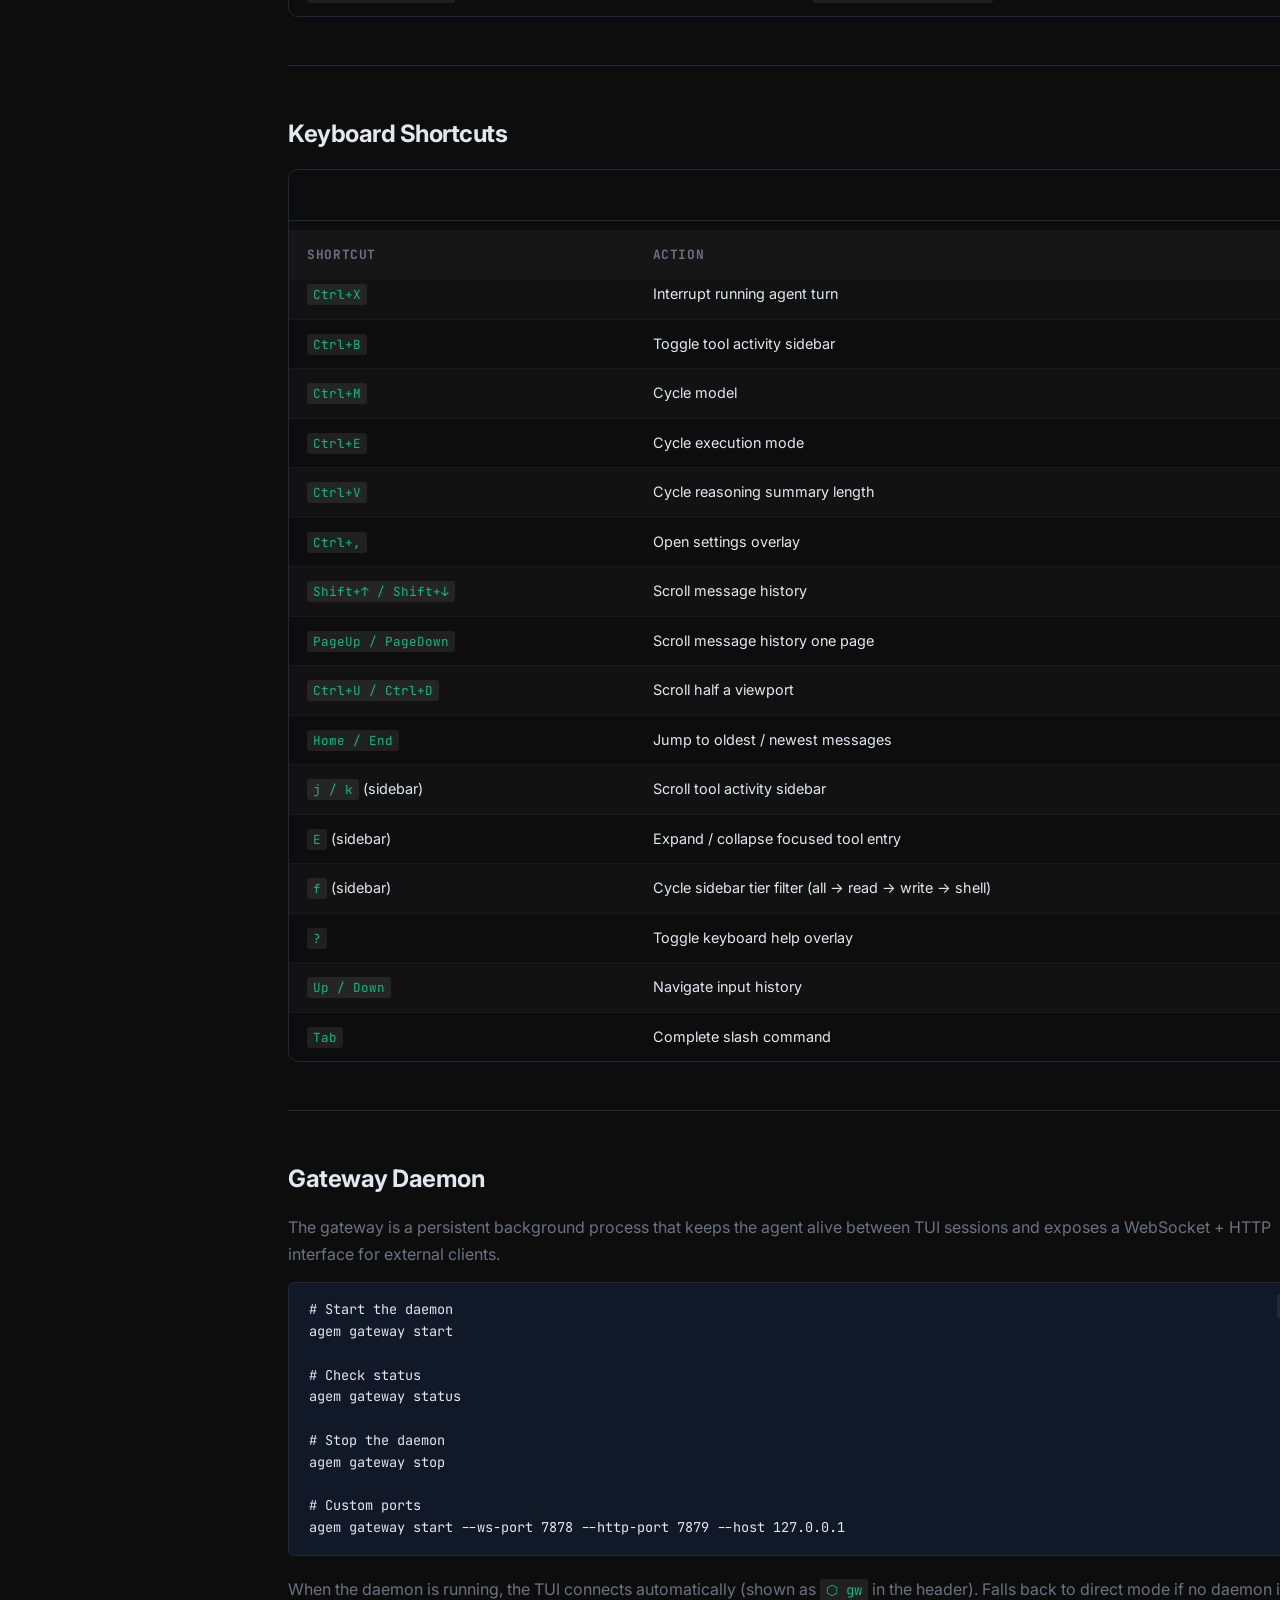
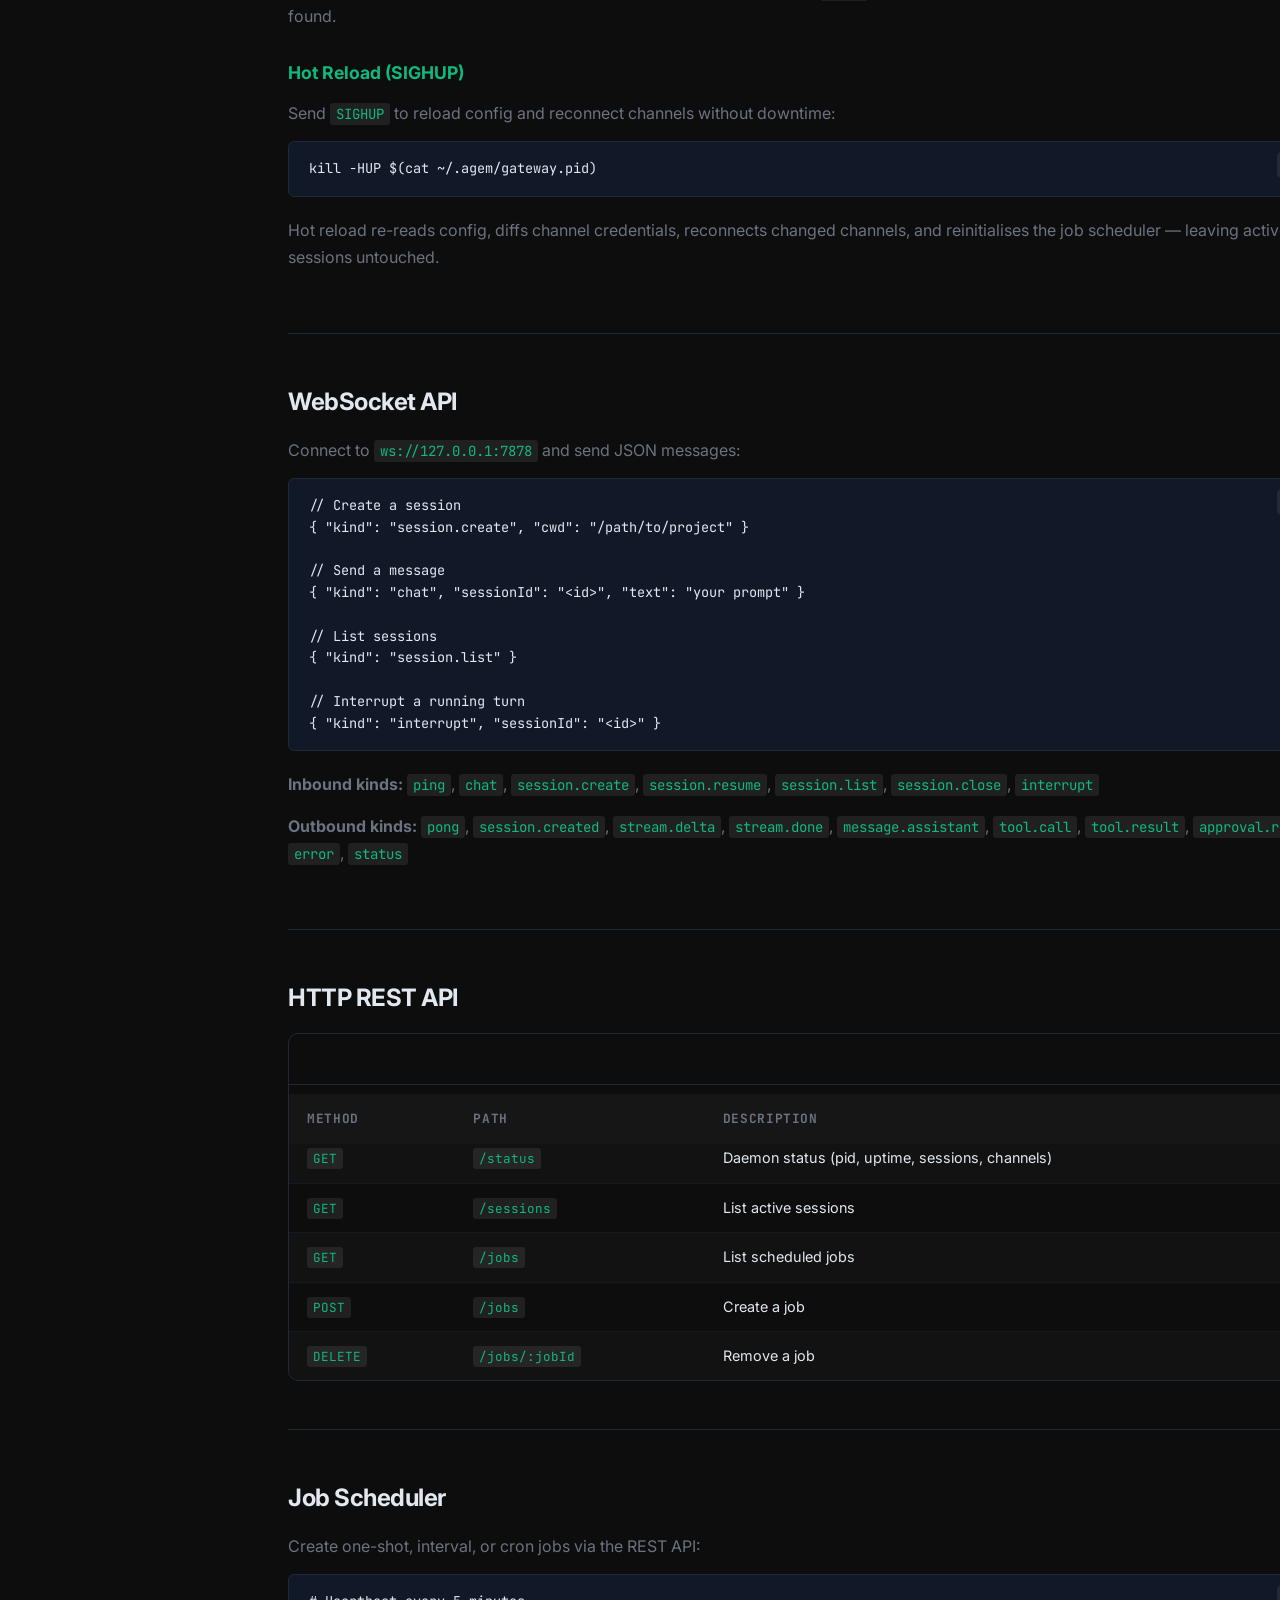
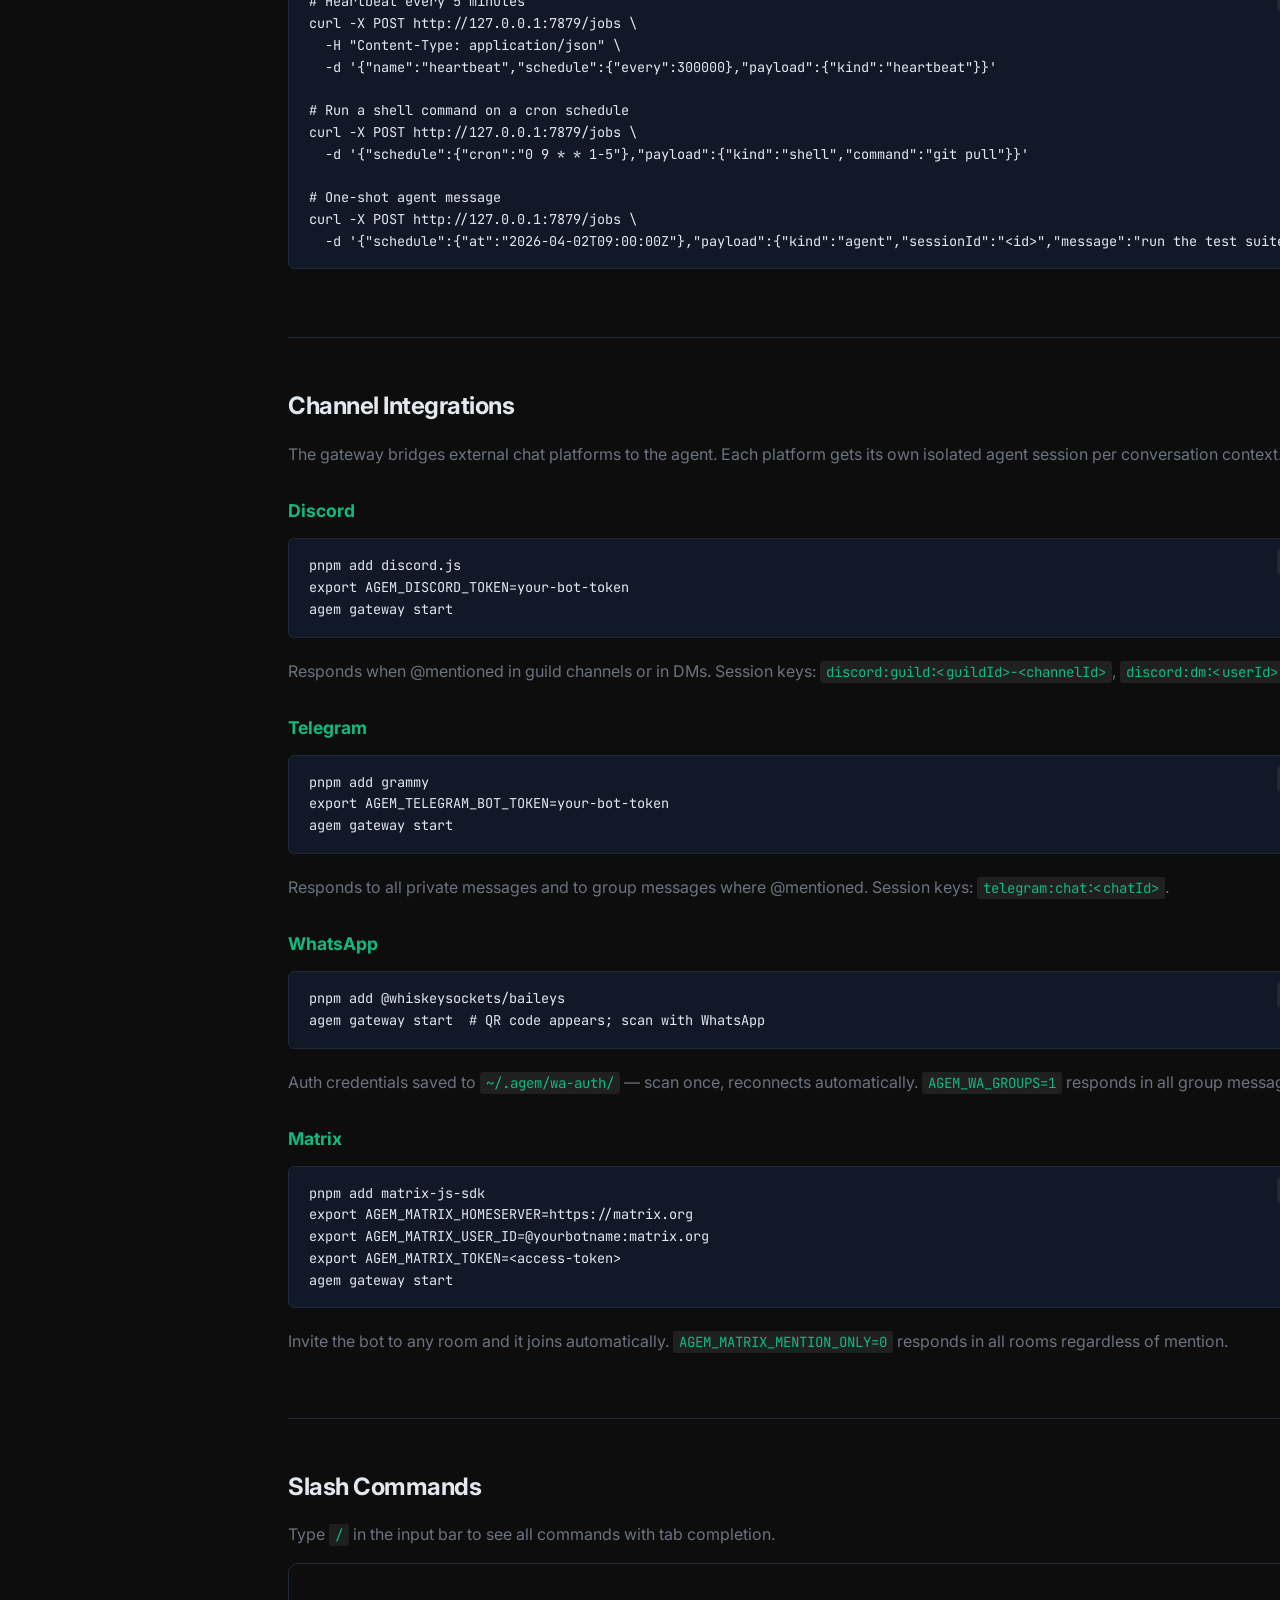
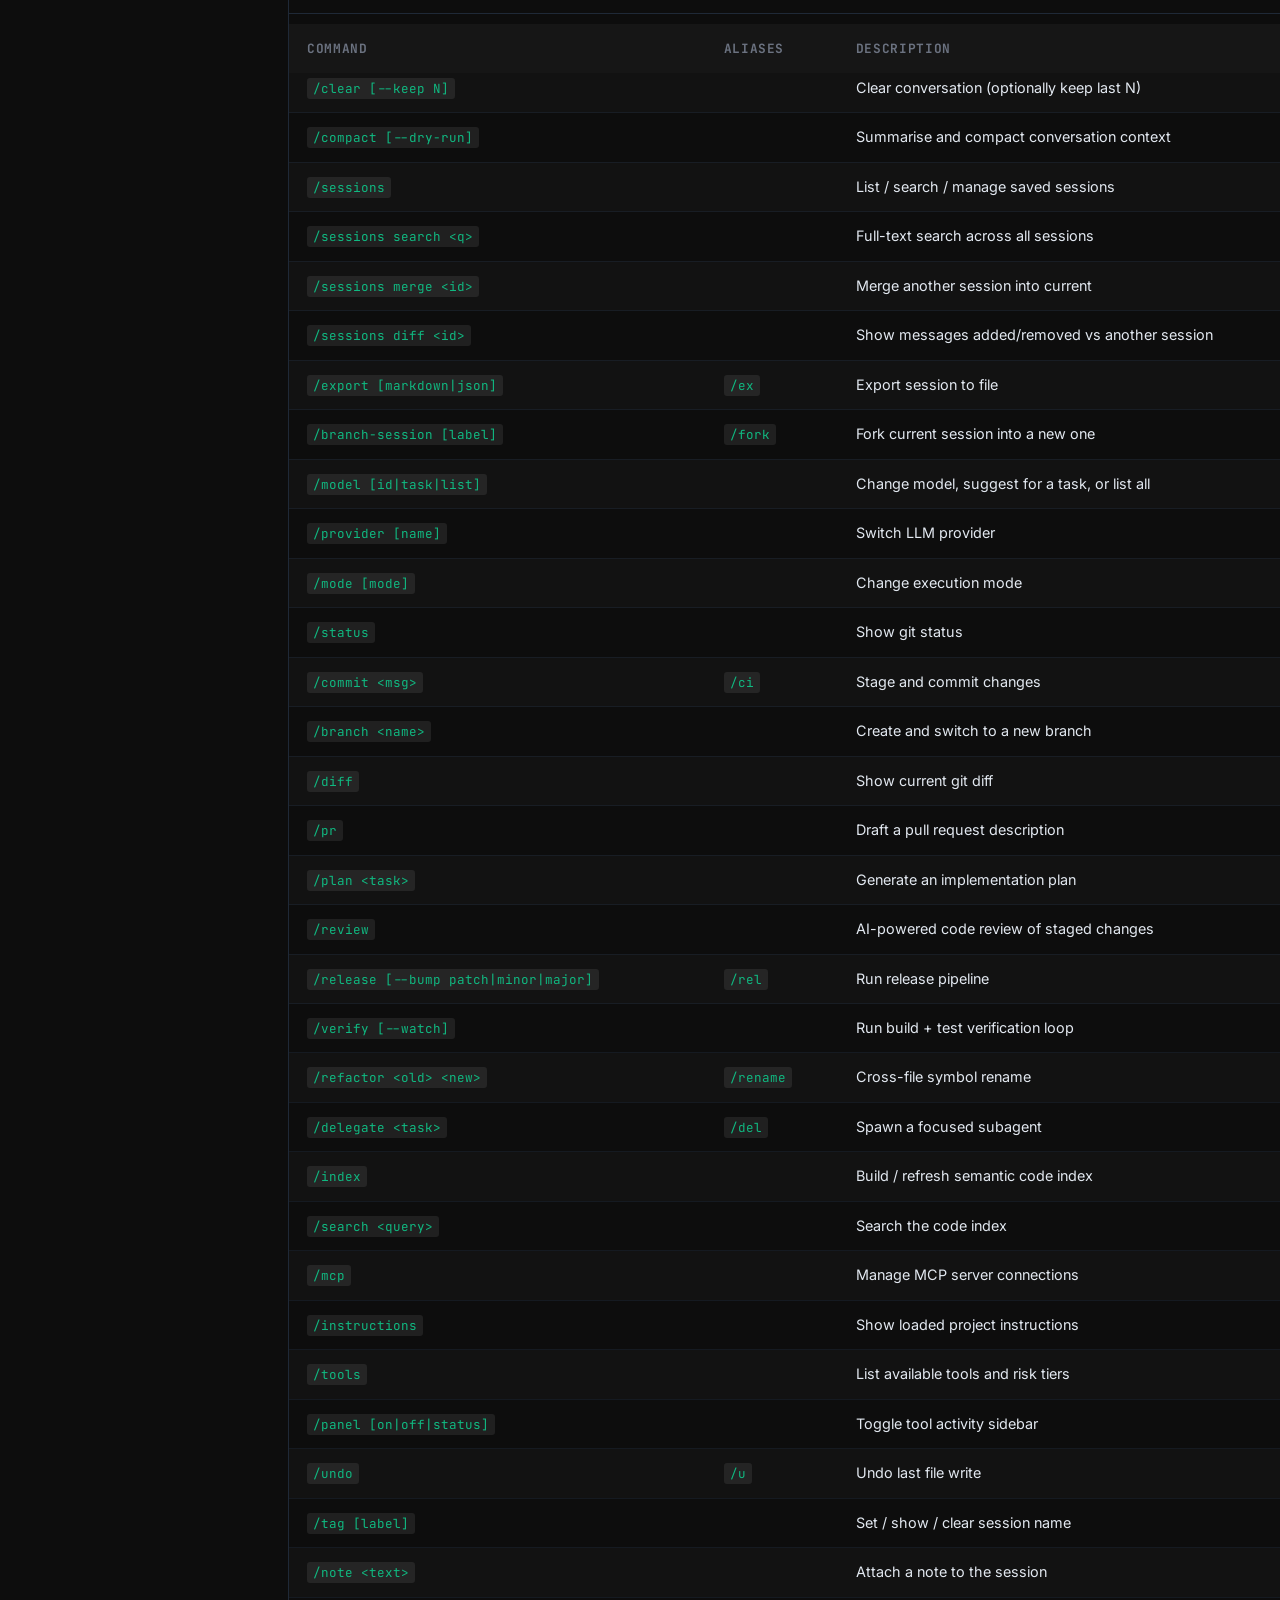
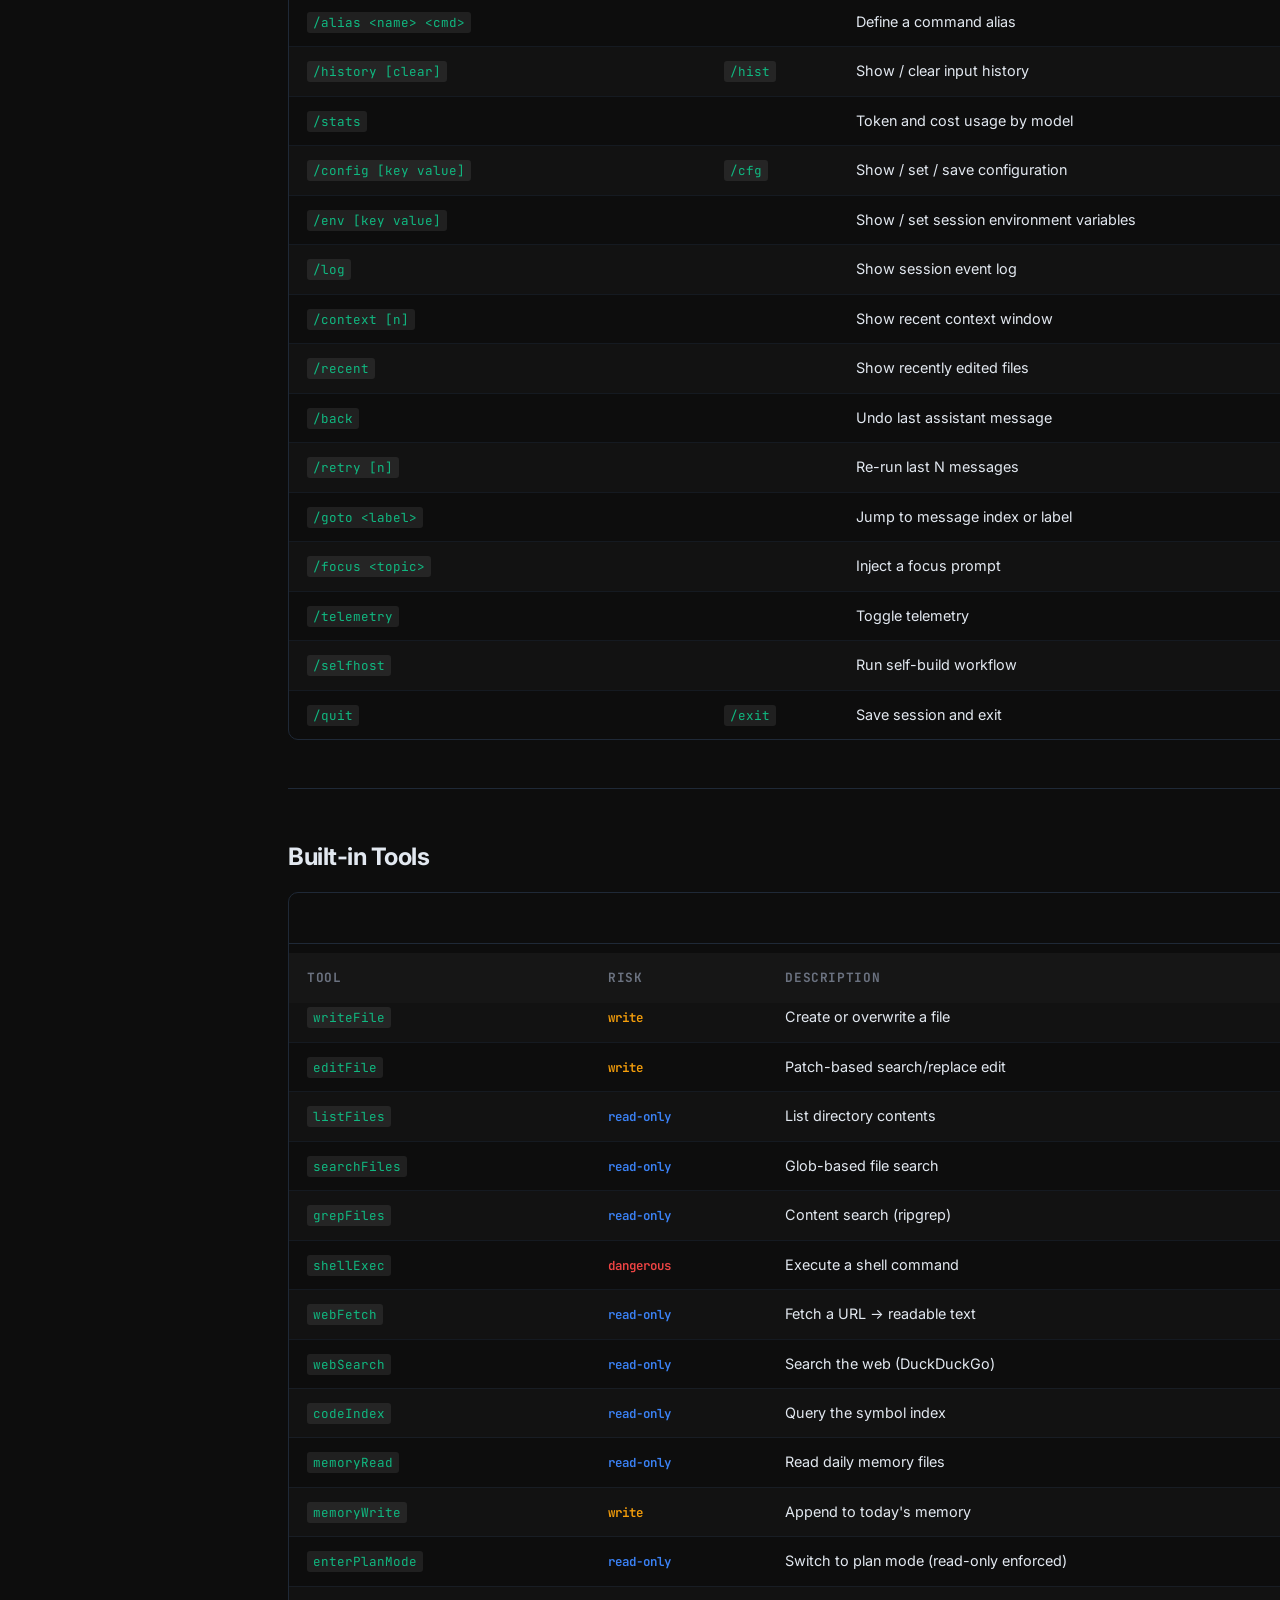
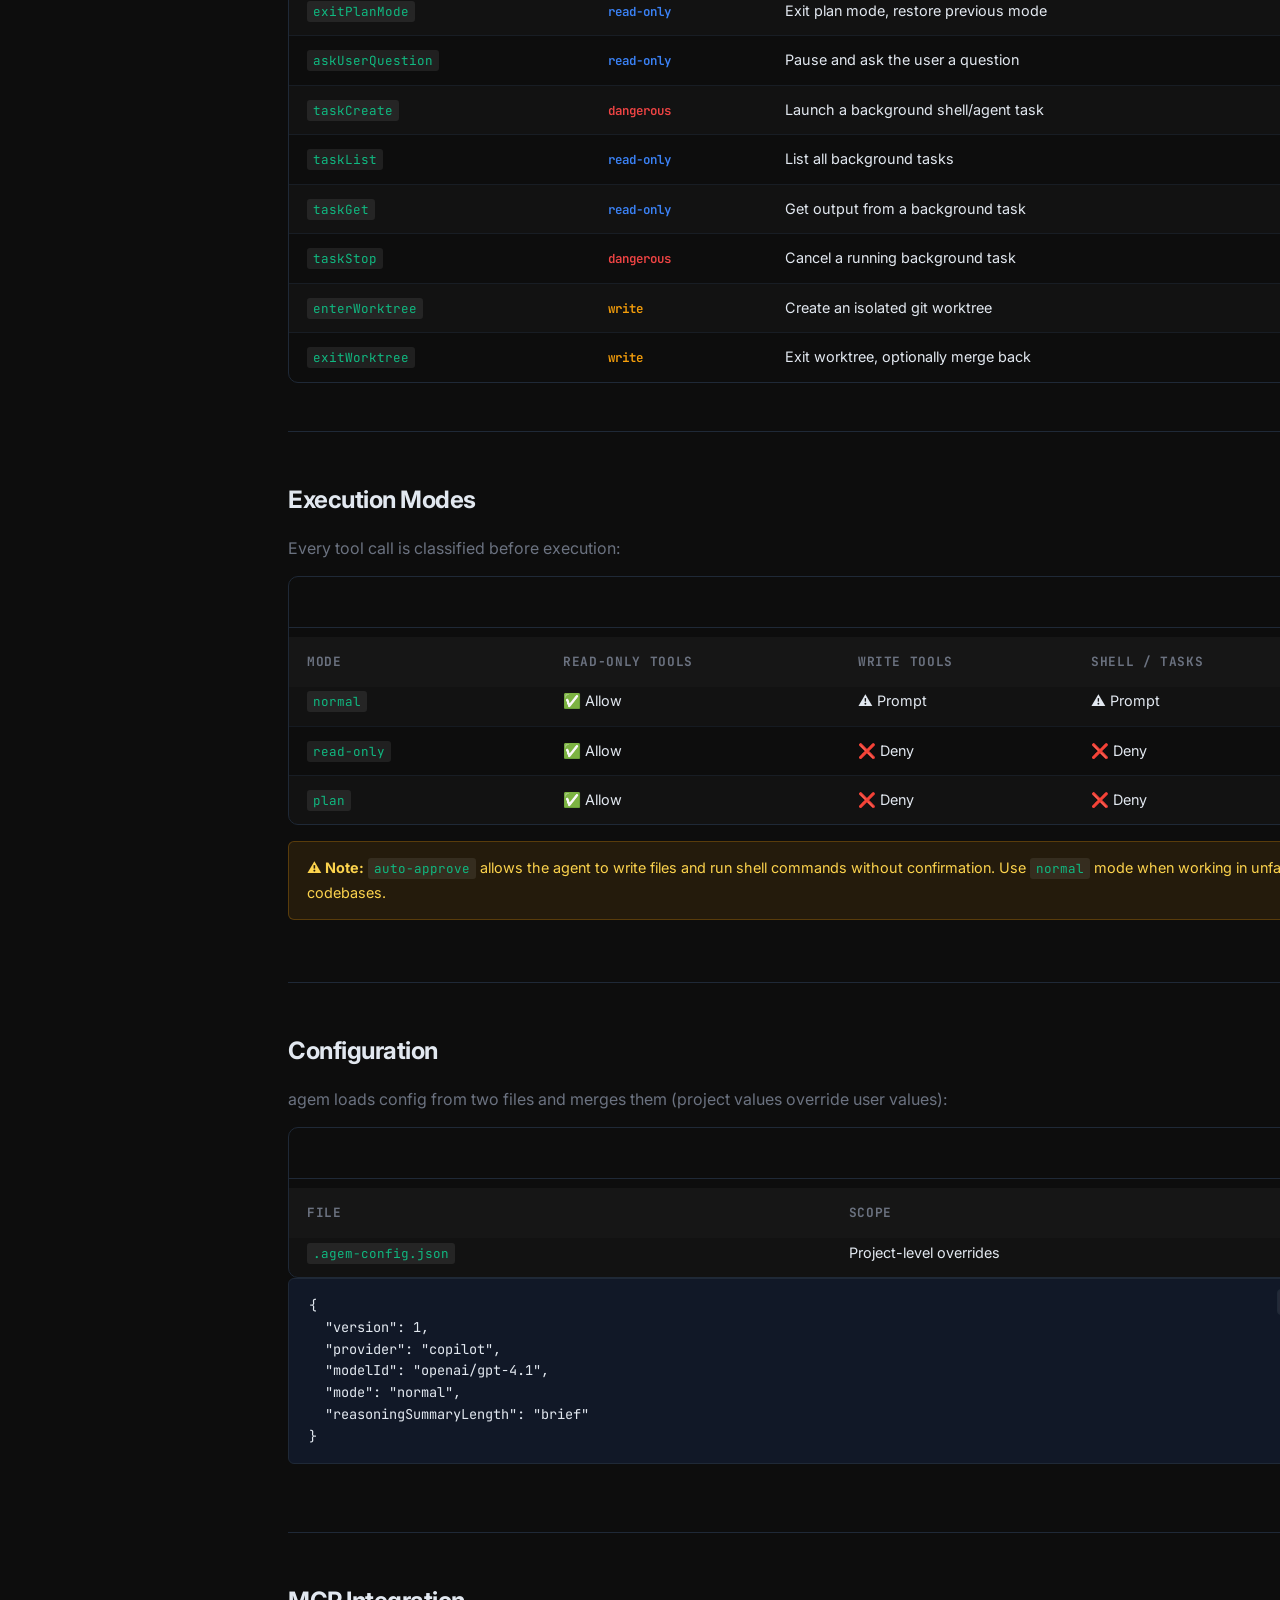
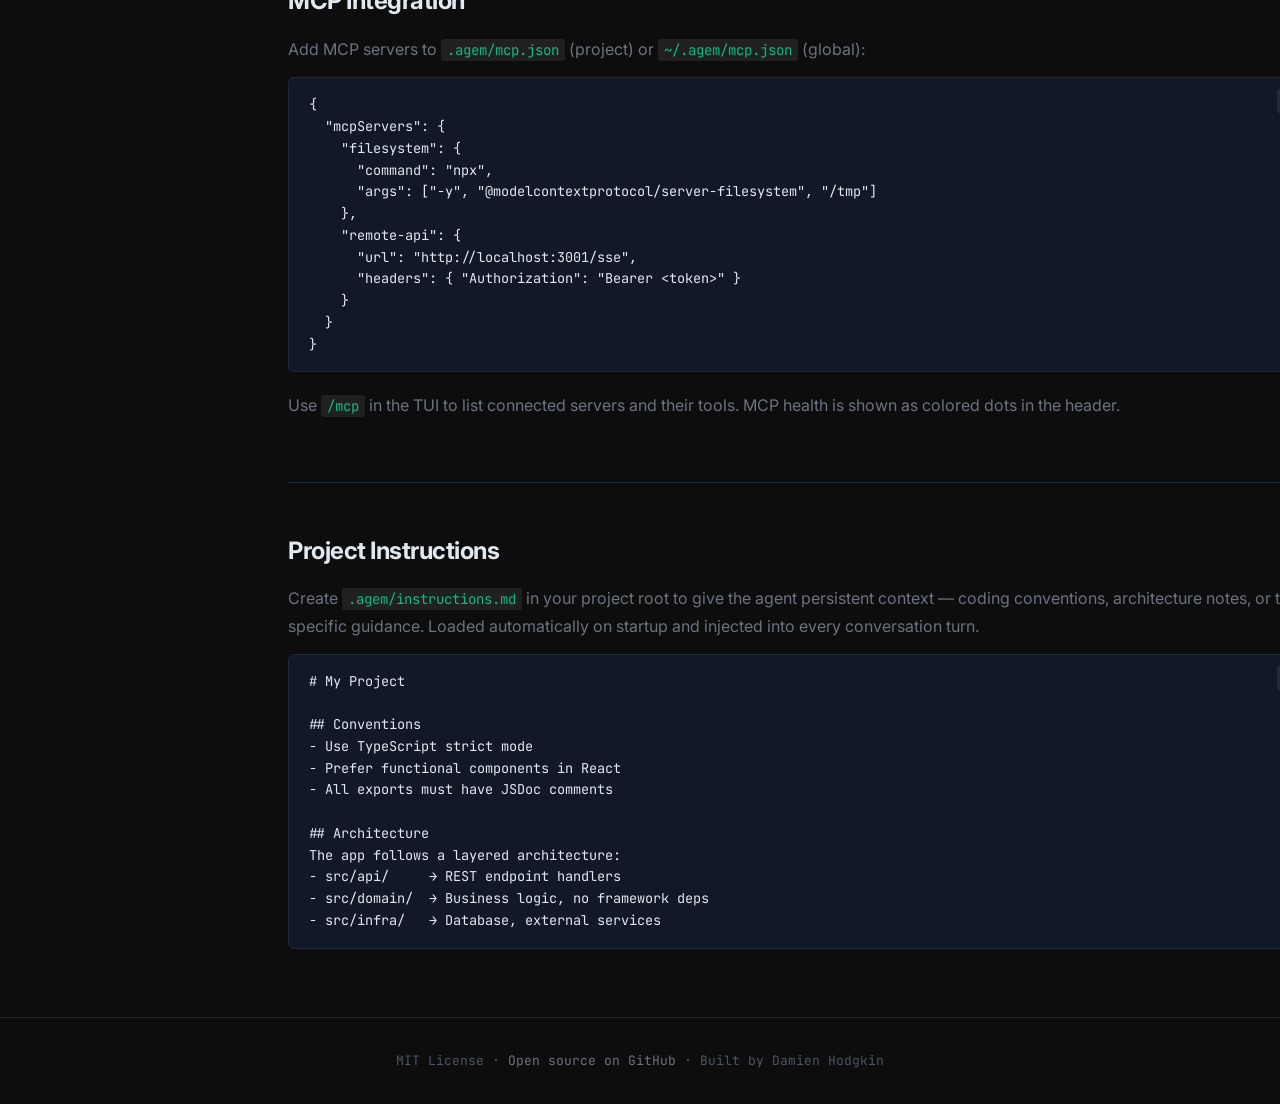
<file: docs.html>
<!DOCTYPE html>
<html lang="en">
<head>
  <meta charset="UTF-8">
  <meta name="viewport" content="width=device-width, initial-scale=1.0">
  <title>AgentEmerald — Documentation</title>
  <meta name="description" content="Full documentation for AgentEmerald: TUI usage, gateway daemon, channel integrations, slash commands, and more.">
  <link rel="preconnect" href="https://fonts.googleapis.com">
  <link rel="preconnect" href="https://fonts.gstatic.com" crossorigin>
  <link href="https://fonts.googleapis.com/css2?family=Inter:wght@400;500;600;700;800&family=JetBrains+Mono:wght@400;600;700&display=swap" rel="stylesheet">
  <link rel="stylesheet" href="css/style.css">
</head>
<body>

<header>
  <div class="container">
    <a href="index.html" class="logo"><span class="dim">$</span> <span class="accent">agem</span></a>
    <button id="hamburger" aria-label="Toggle navigation"><span></span><span></span><span></span></button>
    <nav id="nav-menu">
      <a href="index.html">Home</a>
      <a href="features.html">Features</a>
      <a href="install.html">Install</a>
      <a href="docs.html" class="active">Docs</a>
      <a href="compare.html">Compare</a>
      <a href="changelog.html">Changelog</a>
      <a href="https://github.com/Purple-Druid/AgentEmerald" target="_blank" rel="noopener" class="gh-link">GitHub ↗</a>
    </nav>
  </div>
</header>

<main class="docs-layout">

  <!-- Sidebar -->
  <aside class="docs-sidebar">
    <nav class="docs-nav">
      <div class="docs-nav-group">
        <span class="docs-nav-label">Usage</span>
        <a href="#tui-usage">TUI Usage</a>
        <a href="#cli-flags">CLI Flags</a>
        <a href="#keyboard">Keyboard Shortcuts</a>
      </div>
      <div class="docs-nav-group">
        <span class="docs-nav-label">Gateway</span>
        <a href="#gateway">Gateway Daemon</a>
        <a href="#ws-api">WebSocket API</a>
        <a href="#http-api">HTTP REST API</a>
        <a href="#scheduler">Job Scheduler</a>
      </div>
      <div class="docs-nav-group">
        <span class="docs-nav-label">Integrations</span>
        <a href="#channels">Channel Integrations</a>
        <a href="#mcp">MCP Integration</a>
        <a href="#instructions">Project Instructions</a>
      </div>
      <div class="docs-nav-group">
        <span class="docs-nav-label">Reference</span>
        <a href="#commands">Slash Commands</a>
        <a href="#tools">Built-in Tools</a>
        <a href="#modes">Execution Modes</a>
        <a href="#config">Configuration</a>
      </div>
    </nav>
  </aside>

  <!-- Content -->
  <div class="docs-content">

    <section id="tui-usage" class="doc-section">
      <h1>Documentation</h1>
      <h2>TUI Usage</h2>
      <pre><code># Interactive TUI
agem

# Open with an initial prompt
agem "explain the architecture of this codebase"

# Non-interactive — run one prompt and exit
agem --message "add JSDoc to every exported function in src/utils/helpers.ts"

# Resume last session
agem --resume

# Resume a specific session
agem --resume &lt;session-id&gt;

# List saved sessions
agem --list-sessions</code></pre>
    </section>

    <section id="cli-flags" class="doc-section">
      <h2>CLI Flags</h2>
      <div class="table-wrap">
        <table>
          <thead>
            <tr><th>Flag</th><th>Description</th></tr>
          </thead>
          <tbody>
            <tr><td><code>[prompt...]</code></td><td>Initial prompt sent immediately on startup</td></tr>
            <tr><td><code>--provider &lt;name&gt;</code></td><td>LLM backend: <code>copilot</code> | <code>models</code></td></tr>
            <tr><td><code>--model &lt;id&gt;</code></td><td>Model ID override (e.g. <code>openai/gpt-4.1</code>)</td></tr>
            <tr><td><code>--mode &lt;mode&gt;</code></td><td>Execution mode: <code>auto-approve</code> | <code>normal</code> | <code>read-only</code> | <code>plan</code></td></tr>
            <tr><td><code>--message &lt;text&gt;</code></td><td>Run one prompt non-interactively and exit</td></tr>
            <tr><td><code>--resume [id]</code></td><td>Resume the latest session or a specific session</td></tr>
            <tr><td><code>--list-sessions</code></td><td>Print saved sessions and exit</td></tr>
            <tr><td><code>-V, --version</code></td><td>Print version and exit</td></tr>
          </tbody>
        </table>
      </div>
      <h3>Environment Variables</h3>
      <div class="table-wrap">
        <table>
          <thead>
            <tr><th>Variable</th><th>Purpose</th></tr>
          </thead>
          <tbody>
            <tr><td><code>AGEM_PROVIDER</code></td><td>Default provider</td></tr>
            <tr><td><code>AGEM_MODEL</code></td><td>Default model ID</td></tr>
            <tr><td><code>AGEM_MODE</code></td><td>Default execution mode</td></tr>
            <tr><td><code>AGEM_GATEWAY_WS</code></td><td>Gateway WebSocket URL (default: <code>ws://127.0.0.1:7878</code>)</td></tr>
            <tr><td><code>AGEM_GATEWAY_HTTP</code></td><td>Gateway HTTP URL (default: <code>http://127.0.0.1:7879</code>)</td></tr>
          </tbody>
        </table>
      </div>
    </section>

    <section id="keyboard" class="doc-section">
      <h2>Keyboard Shortcuts</h2>
      <div class="table-wrap">
        <table>
          <thead>
            <tr><th>Shortcut</th><th>Action</th></tr>
          </thead>
          <tbody>
            <tr><td><code>Ctrl+C</code></td><td>Save session and quit</td></tr>
            <tr><td><code>Ctrl+X</code></td><td>Interrupt running agent turn</td></tr>
            <tr><td><code>Ctrl+B</code></td><td>Toggle tool activity sidebar</td></tr>
            <tr><td><code>Ctrl+M</code></td><td>Cycle model</td></tr>
            <tr><td><code>Ctrl+E</code></td><td>Cycle execution mode</td></tr>
            <tr><td><code>Ctrl+V</code></td><td>Cycle reasoning summary length</td></tr>
            <tr><td><code>Ctrl+,</code></td><td>Open settings overlay</td></tr>
            <tr><td><code>Shift+↑ / Shift+↓</code></td><td>Scroll message history</td></tr>
            <tr><td><code>PageUp / PageDown</code></td><td>Scroll message history one page</td></tr>
            <tr><td><code>Ctrl+U / Ctrl+D</code></td><td>Scroll half a viewport</td></tr>
            <tr><td><code>Home / End</code></td><td>Jump to oldest / newest messages</td></tr>
            <tr><td><code>j / k</code> (sidebar)</td><td>Scroll tool activity sidebar</td></tr>
            <tr><td><code>E</code> (sidebar)</td><td>Expand / collapse focused tool entry</td></tr>
            <tr><td><code>f</code> (sidebar)</td><td>Cycle sidebar tier filter (all → read → write → shell)</td></tr>
            <tr><td><code>?</code></td><td>Toggle keyboard help overlay</td></tr>
            <tr><td><code>Up / Down</code></td><td>Navigate input history</td></tr>
            <tr><td><code>Tab</code></td><td>Complete slash command</td></tr>
          </tbody>
        </table>
      </div>
    </section>

    <section id="gateway" class="doc-section">
      <h2>Gateway Daemon</h2>
      <p>The gateway is a persistent background process that keeps the agent alive between TUI sessions and exposes a WebSocket + HTTP interface for external clients.</p>
      <pre><code># Start the daemon
agem gateway start

# Check status
agem gateway status

# Stop the daemon
agem gateway stop

# Custom ports
agem gateway start --ws-port 7878 --http-port 7879 --host 127.0.0.1</code></pre>
      <p>When the daemon is running, the TUI connects automatically (shown as <code>⬡ gw</code> in the header). Falls back to direct mode if no daemon is found.</p>
      <h3>Hot Reload (SIGHUP)</h3>
      <p>Send <code>SIGHUP</code> to reload config and reconnect channels without downtime:</p>
      <pre><code>kill -HUP $(cat ~/.agem/gateway.pid)</code></pre>
      <p>Hot reload re-reads config, diffs channel credentials, reconnects changed channels, and reinitialises the job scheduler — leaving active sessions untouched.</p>
    </section>

    <section id="ws-api" class="doc-section">
      <h2>WebSocket API</h2>
      <p>Connect to <code>ws://127.0.0.1:7878</code> and send JSON messages:</p>
      <pre><code>// Create a session
{ "kind": "session.create", "cwd": "/path/to/project" }

// Send a message
{ "kind": "chat", "sessionId": "&lt;id&gt;", "text": "your prompt" }

// List sessions
{ "kind": "session.list" }

// Interrupt a running turn
{ "kind": "interrupt", "sessionId": "&lt;id&gt;" }</code></pre>
      <p><strong>Inbound kinds:</strong> <code>ping</code>, <code>chat</code>, <code>session.create</code>, <code>session.resume</code>, <code>session.list</code>, <code>session.close</code>, <code>interrupt</code></p>
      <p><strong>Outbound kinds:</strong> <code>pong</code>, <code>session.created</code>, <code>stream.delta</code>, <code>stream.done</code>, <code>message.assistant</code>, <code>tool.call</code>, <code>tool.result</code>, <code>approval.request</code>, <code>error</code>, <code>status</code></p>
    </section>

    <section id="http-api" class="doc-section">
      <h2>HTTP REST API</h2>
      <div class="table-wrap">
        <table>
          <thead>
            <tr><th>Method</th><th>Path</th><th>Description</th></tr>
          </thead>
          <tbody>
            <tr><td><code>GET</code></td><td><code>/health</code></td><td>Liveness check</td></tr>
            <tr><td><code>GET</code></td><td><code>/status</code></td><td>Daemon status (pid, uptime, sessions, channels)</td></tr>
            <tr><td><code>GET</code></td><td><code>/sessions</code></td><td>List active sessions</td></tr>
            <tr><td><code>GET</code></td><td><code>/jobs</code></td><td>List scheduled jobs</td></tr>
            <tr><td><code>POST</code></td><td><code>/jobs</code></td><td>Create a job</td></tr>
            <tr><td><code>DELETE</code></td><td><code>/jobs/:jobId</code></td><td>Remove a job</td></tr>
          </tbody>
        </table>
      </div>
    </section>

    <section id="scheduler" class="doc-section">
      <h2>Job Scheduler</h2>
      <p>Create one-shot, interval, or cron jobs via the REST API:</p>
      <pre><code># Heartbeat every 5 minutes
curl -X POST http://127.0.0.1:7879/jobs \
  -H "Content-Type: application/json" \
  -d '{"name":"heartbeat","schedule":{"every":300000},"payload":{"kind":"heartbeat"}}'

# Run a shell command on a cron schedule
curl -X POST http://127.0.0.1:7879/jobs \
  -d '{"schedule":{"cron":"0 9 * * 1-5"},"payload":{"kind":"shell","command":"git pull"}}'

# One-shot agent message
curl -X POST http://127.0.0.1:7879/jobs \
  -d '{"schedule":{"at":"2026-04-02T09:00:00Z"},"payload":{"kind":"agent","sessionId":"&lt;id&gt;","message":"run the test suite"}}'</code></pre>
    </section>

    <section id="channels" class="doc-section">
      <h2>Channel Integrations</h2>
      <p>The gateway bridges external chat platforms to the agent. Each platform gets its own isolated agent session per conversation context.</p>

      <h3>Discord</h3>
      <pre><code>pnpm add discord.js
export AGEM_DISCORD_TOKEN=your-bot-token
agem gateway start</code></pre>
      <p>Responds when @mentioned in guild channels or in DMs. Session keys: <code>discord:guild:&lt;guildId&gt;-&lt;channelId&gt;</code>, <code>discord:dm:&lt;userId&gt;</code>.</p>

      <h3>Telegram</h3>
      <pre><code>pnpm add grammy
export AGEM_TELEGRAM_BOT_TOKEN=your-bot-token
agem gateway start</code></pre>
      <p>Responds to all private messages and to group messages where @mentioned. Session keys: <code>telegram:chat:&lt;chatId&gt;</code>.</p>

      <h3>WhatsApp</h3>
      <pre><code>pnpm add @whiskeysockets/baileys
agem gateway start  # QR code appears; scan with WhatsApp</code></pre>
      <p>Auth credentials saved to <code>~/.agem/wa-auth/</code> — scan once, reconnects automatically. <code>AGEM_WA_GROUPS=1</code> responds in all group messages.</p>

      <h3>Matrix</h3>
      <pre><code>pnpm add matrix-js-sdk
export AGEM_MATRIX_HOMESERVER=https://matrix.org
export AGEM_MATRIX_USER_ID=@yourbotname:matrix.org
export AGEM_MATRIX_TOKEN=&lt;access-token&gt;
agem gateway start</code></pre>
      <p>Invite the bot to any room and it joins automatically. <code>AGEM_MATRIX_MENTION_ONLY=0</code> responds in all rooms regardless of mention.</p>
    </section>

    <section id="commands" class="doc-section">
      <h2>Slash Commands</h2>
      <p>Type <code>/</code> in the input bar to see all commands with tab completion.</p>
      <div class="table-wrap">
        <table>
          <thead>
            <tr><th>Command</th><th>Aliases</th><th>Description</th></tr>
          </thead>
          <tbody>
            <tr><td><code>/help [cmd]</code></td><td><code>/h</code>, <code>/?</code></td><td>List commands, or detailed help for one</td></tr>
            <tr><td><code>/clear [--keep N]</code></td><td></td><td>Clear conversation (optionally keep last N)</td></tr>
            <tr><td><code>/compact [--dry-run]</code></td><td></td><td>Summarise and compact conversation context</td></tr>
            <tr><td><code>/sessions</code></td><td></td><td>List / search / manage saved sessions</td></tr>
            <tr><td><code>/sessions search &lt;q&gt;</code></td><td></td><td>Full-text search across all sessions</td></tr>
            <tr><td><code>/sessions merge &lt;id&gt;</code></td><td></td><td>Merge another session into current</td></tr>
            <tr><td><code>/sessions diff &lt;id&gt;</code></td><td></td><td>Show messages added/removed vs another session</td></tr>
            <tr><td><code>/export [markdown|json]</code></td><td><code>/ex</code></td><td>Export session to file</td></tr>
            <tr><td><code>/branch-session [label]</code></td><td><code>/fork</code></td><td>Fork current session into a new one</td></tr>
            <tr><td><code>/model [id|task|list]</code></td><td></td><td>Change model, suggest for a task, or list all</td></tr>
            <tr><td><code>/provider [name]</code></td><td></td><td>Switch LLM provider</td></tr>
            <tr><td><code>/mode [mode]</code></td><td></td><td>Change execution mode</td></tr>
            <tr><td><code>/status</code></td><td></td><td>Show git status</td></tr>
            <tr><td><code>/commit &lt;msg&gt;</code></td><td><code>/ci</code></td><td>Stage and commit changes</td></tr>
            <tr><td><code>/branch &lt;name&gt;</code></td><td></td><td>Create and switch to a new branch</td></tr>
            <tr><td><code>/diff</code></td><td></td><td>Show current git diff</td></tr>
            <tr><td><code>/pr</code></td><td></td><td>Draft a pull request description</td></tr>
            <tr><td><code>/plan &lt;task&gt;</code></td><td></td><td>Generate an implementation plan</td></tr>
            <tr><td><code>/review</code></td><td></td><td>AI-powered code review of staged changes</td></tr>
            <tr><td><code>/release [--bump patch|minor|major]</code></td><td><code>/rel</code></td><td>Run release pipeline</td></tr>
            <tr><td><code>/verify [--watch]</code></td><td></td><td>Run build + test verification loop</td></tr>
            <tr><td><code>/refactor &lt;old&gt; &lt;new&gt;</code></td><td><code>/rename</code></td><td>Cross-file symbol rename</td></tr>
            <tr><td><code>/delegate &lt;task&gt;</code></td><td><code>/del</code></td><td>Spawn a focused subagent</td></tr>
            <tr><td><code>/index</code></td><td></td><td>Build / refresh semantic code index</td></tr>
            <tr><td><code>/search &lt;query&gt;</code></td><td></td><td>Search the code index</td></tr>
            <tr><td><code>/mcp</code></td><td></td><td>Manage MCP server connections</td></tr>
            <tr><td><code>/instructions</code></td><td></td><td>Show loaded project instructions</td></tr>
            <tr><td><code>/tools</code></td><td></td><td>List available tools and risk tiers</td></tr>
            <tr><td><code>/panel [on|off|status]</code></td><td></td><td>Toggle tool activity sidebar</td></tr>
            <tr><td><code>/undo</code></td><td><code>/u</code></td><td>Undo last file write</td></tr>
            <tr><td><code>/tag [label]</code></td><td></td><td>Set / show / clear session name</td></tr>
            <tr><td><code>/note &lt;text&gt;</code></td><td></td><td>Attach a note to the session</td></tr>
            <tr><td><code>/alias &lt;name&gt; &lt;cmd&gt;</code></td><td></td><td>Define a command alias</td></tr>
            <tr><td><code>/history [clear]</code></td><td><code>/hist</code></td><td>Show / clear input history</td></tr>
            <tr><td><code>/stats</code></td><td></td><td>Token and cost usage by model</td></tr>
            <tr><td><code>/config [key value]</code></td><td><code>/cfg</code></td><td>Show / set / save configuration</td></tr>
            <tr><td><code>/env [key value]</code></td><td></td><td>Show / set session environment variables</td></tr>
            <tr><td><code>/log</code></td><td></td><td>Show session event log</td></tr>
            <tr><td><code>/context [n]</code></td><td></td><td>Show recent context window</td></tr>
            <tr><td><code>/recent</code></td><td></td><td>Show recently edited files</td></tr>
            <tr><td><code>/back</code></td><td></td><td>Undo last assistant message</td></tr>
            <tr><td><code>/retry [n]</code></td><td></td><td>Re-run last N messages</td></tr>
            <tr><td><code>/goto &lt;label&gt;</code></td><td></td><td>Jump to message index or label</td></tr>
            <tr><td><code>/focus &lt;topic&gt;</code></td><td></td><td>Inject a focus prompt</td></tr>
            <tr><td><code>/telemetry</code></td><td></td><td>Toggle telemetry</td></tr>
            <tr><td><code>/selfhost</code></td><td></td><td>Run self-build workflow</td></tr>
            <tr><td><code>/quit</code></td><td><code>/exit</code></td><td>Save session and exit</td></tr>
          </tbody>
        </table>
      </div>
    </section>

    <section id="tools" class="doc-section">
      <h2>Built-in Tools</h2>
      <div class="table-wrap">
        <table>
          <thead>
            <tr><th>Tool</th><th>Risk</th><th>Description</th></tr>
          </thead>
          <tbody>
            <tr><td><code>readFile</code></td><td><span class="risk-read">read-only</span></td><td>Read file contents</td></tr>
            <tr><td><code>writeFile</code></td><td><span class="risk-write">write</span></td><td>Create or overwrite a file</td></tr>
            <tr><td><code>editFile</code></td><td><span class="risk-write">write</span></td><td>Patch-based search/replace edit</td></tr>
            <tr><td><code>listFiles</code></td><td><span class="risk-read">read-only</span></td><td>List directory contents</td></tr>
            <tr><td><code>searchFiles</code></td><td><span class="risk-read">read-only</span></td><td>Glob-based file search</td></tr>
            <tr><td><code>grepFiles</code></td><td><span class="risk-read">read-only</span></td><td>Content search (ripgrep)</td></tr>
            <tr><td><code>shellExec</code></td><td><span class="risk-danger">dangerous</span></td><td>Execute a shell command</td></tr>
            <tr><td><code>webFetch</code></td><td><span class="risk-read">read-only</span></td><td>Fetch a URL → readable text</td></tr>
            <tr><td><code>webSearch</code></td><td><span class="risk-read">read-only</span></td><td>Search the web (DuckDuckGo)</td></tr>
            <tr><td><code>codeIndex</code></td><td><span class="risk-read">read-only</span></td><td>Query the symbol index</td></tr>
            <tr><td><code>memoryRead</code></td><td><span class="risk-read">read-only</span></td><td>Read daily memory files</td></tr>
            <tr><td><code>memoryWrite</code></td><td><span class="risk-write">write</span></td><td>Append to today's memory</td></tr>
            <tr><td><code>enterPlanMode</code></td><td><span class="risk-read">read-only</span></td><td>Switch to plan mode (read-only enforced)</td></tr>
            <tr><td><code>exitPlanMode</code></td><td><span class="risk-read">read-only</span></td><td>Exit plan mode, restore previous mode</td></tr>
            <tr><td><code>askUserQuestion</code></td><td><span class="risk-read">read-only</span></td><td>Pause and ask the user a question</td></tr>
            <tr><td><code>taskCreate</code></td><td><span class="risk-danger">dangerous</span></td><td>Launch a background shell/agent task</td></tr>
            <tr><td><code>taskList</code></td><td><span class="risk-read">read-only</span></td><td>List all background tasks</td></tr>
            <tr><td><code>taskGet</code></td><td><span class="risk-read">read-only</span></td><td>Get output from a background task</td></tr>
            <tr><td><code>taskStop</code></td><td><span class="risk-danger">dangerous</span></td><td>Cancel a running background task</td></tr>
            <tr><td><code>enterWorktree</code></td><td><span class="risk-write">write</span></td><td>Create an isolated git worktree</td></tr>
            <tr><td><code>exitWorktree</code></td><td><span class="risk-write">write</span></td><td>Exit worktree, optionally merge back</td></tr>
          </tbody>
        </table>
      </div>
    </section>

    <section id="modes" class="doc-section">
      <h2>Execution Modes</h2>
      <p>Every tool call is classified before execution:</p>
      <div class="table-wrap">
        <table>
          <thead>
            <tr><th>Mode</th><th>Read-only tools</th><th>Write tools</th><th>Shell / tasks</th></tr>
          </thead>
          <tbody>
            <tr><td><code>auto-approve</code></td><td>✅ Allow</td><td>✅ Allow</td><td>✅ Allow</td></tr>
            <tr><td><code>normal</code></td><td>✅ Allow</td><td>⚠️ Prompt</td><td>⚠️ Prompt</td></tr>
            <tr><td><code>read-only</code></td><td>✅ Allow</td><td>❌ Deny</td><td>❌ Deny</td></tr>
            <tr><td><code>plan</code></td><td>✅ Allow</td><td>❌ Deny</td><td>❌ Deny</td></tr>
          </tbody>
        </table>
      </div>
      <p class="callout warning"><strong>⚠️ Note:</strong> <code>auto-approve</code> allows the agent to write files and run shell commands without confirmation. Use <code>normal</code> mode when working in unfamiliar codebases.</p>
    </section>

    <section id="config" class="doc-section">
      <h2>Configuration</h2>
      <p>agem loads config from two files and merges them (project values override user values):</p>
      <div class="table-wrap">
        <table>
          <thead><tr><th>File</th><th>Scope</th></tr></thead>
          <tbody>
            <tr><td><code>~/.agem/config.json</code></td><td>User-global defaults</td></tr>
            <tr><td><code>.agem-config.json</code></td><td>Project-level overrides</td></tr>
          </tbody>
        </table>
      </div>
      <pre><code>{
  "version": 1,
  "provider": "copilot",
  "modelId": "openai/gpt-4.1",
  "mode": "normal",
  "reasoningSummaryLength": "brief"
}</code></pre>
    </section>

    <section id="mcp" class="doc-section">
      <h2>MCP Integration</h2>
      <p>Add MCP servers to <code>.agem/mcp.json</code> (project) or <code>~/.agem/mcp.json</code> (global):</p>
      <pre><code>{
  "mcpServers": {
    "filesystem": {
      "command": "npx",
      "args": ["-y", "@modelcontextprotocol/server-filesystem", "/tmp"]
    },
    "remote-api": {
      "url": "http://localhost:3001/sse",
      "headers": { "Authorization": "Bearer &lt;token&gt;" }
    }
  }
}</code></pre>
      <p>Use <code>/mcp</code> in the TUI to list connected servers and their tools. MCP health is shown as colored dots in the header.</p>
    </section>

    <section id="instructions" class="doc-section">
      <h2>Project Instructions</h2>
      <p>Create <code>.agem/instructions.md</code> in your project root to give the agent persistent context — coding conventions, architecture notes, or task-specific guidance. Loaded automatically on startup and injected into every conversation turn.</p>
      <pre><code># My Project

## Conventions
- Use TypeScript strict mode
- Prefer functional components in React
- All exports must have JSDoc comments

## Architecture
The app follows a layered architecture:
- src/api/     → REST endpoint handlers
- src/domain/  → Business logic, no framework deps
- src/infra/   → Database, external services</code></pre>
    </section>

  </div><!-- /docs-content -->
</main>

<footer>
  <div class="container">
    MIT License · <a href="https://github.com/Purple-Druid/AgentEmerald" target="_blank" rel="noopener">Open source on GitHub</a> · Built by Damien Hodgkin
  </div>
</footer>

<script src="js/main.js"></script>
<script>
  // Docs sidebar active link on scroll
  const sections = document.querySelectorAll('.doc-section');
  const navLinks = document.querySelectorAll('.docs-nav a');
  const observer = new IntersectionObserver(entries => {
    entries.forEach(entry => {
      if (entry.isIntersecting) {
        navLinks.forEach(a => a.classList.remove('active'));
        const link = document.querySelector(`.docs-nav a[href="#${entry.target.id}"]`);
        if (link) link.classList.add('active');
      }
    });
  }, { rootMargin: '-20% 0px -70% 0px' });
  sections.forEach(s => observer.observe(s));
</script>
</body>
</html>
</file>
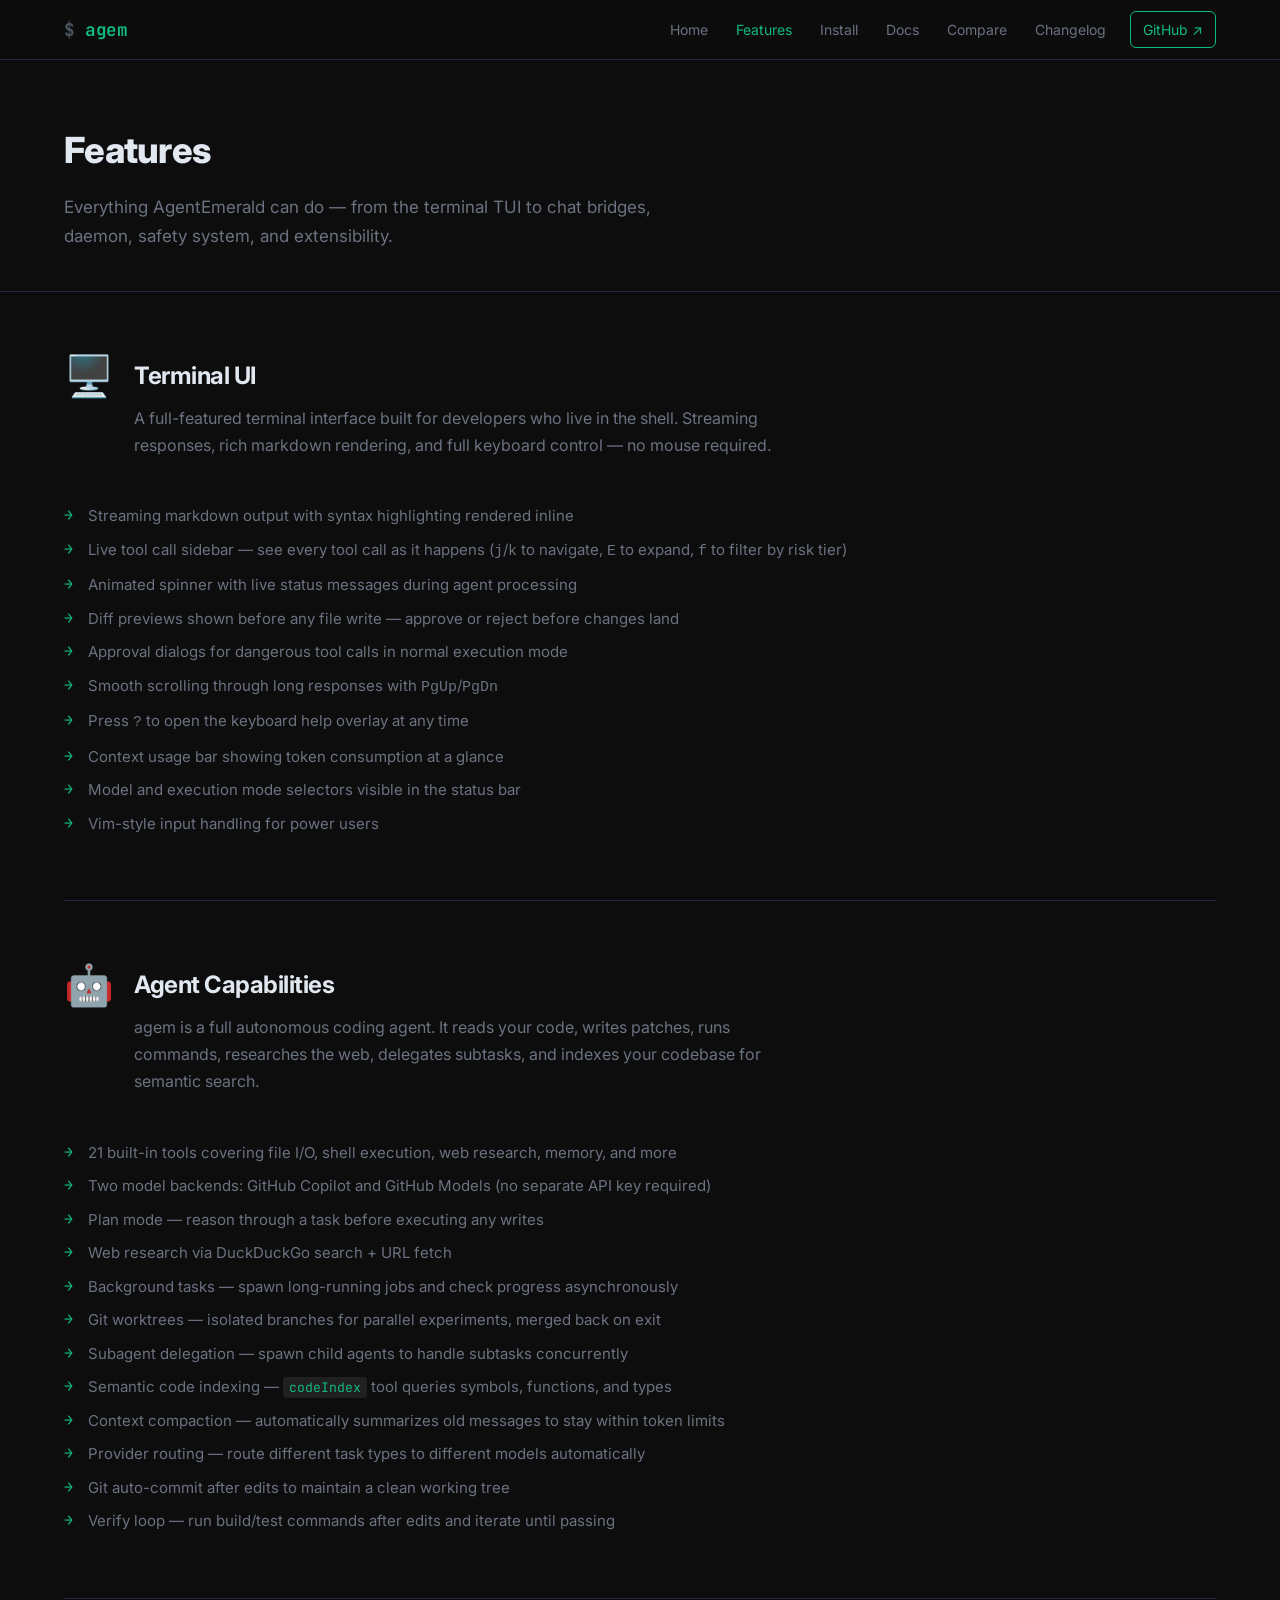
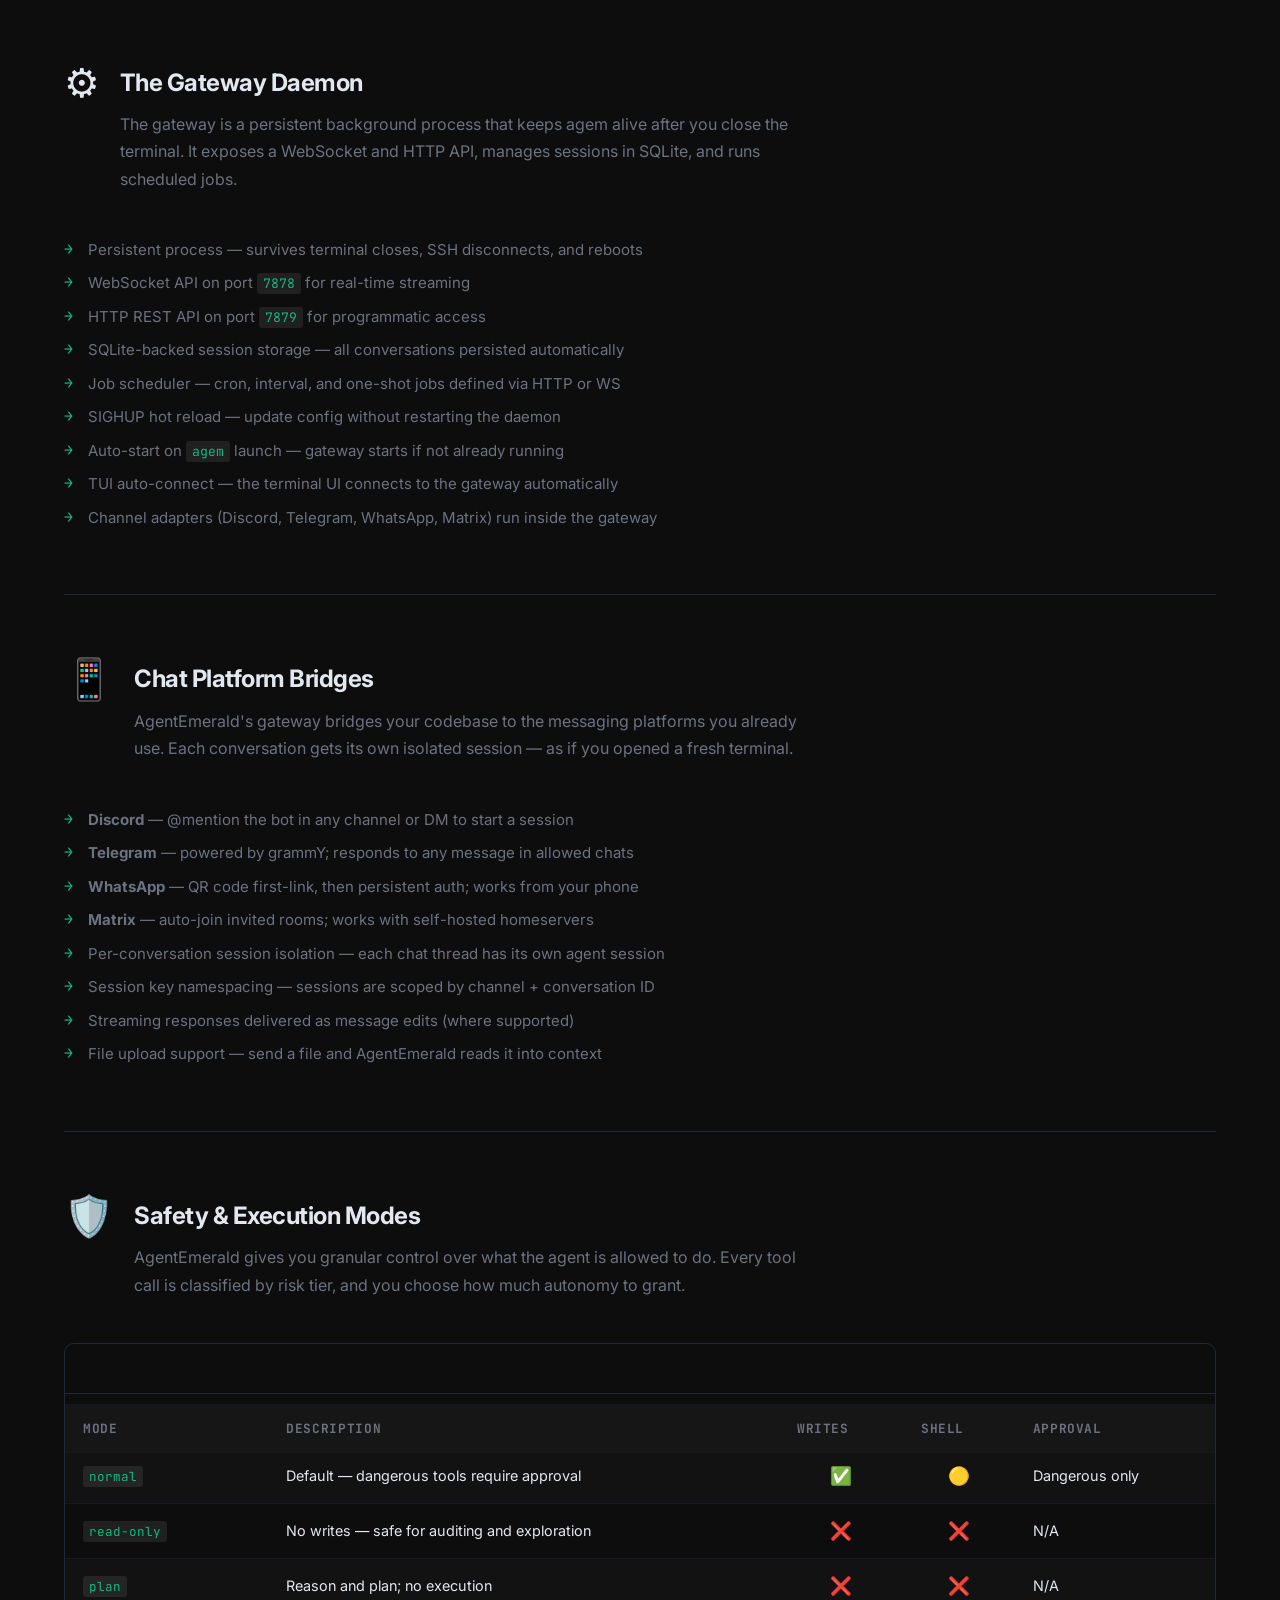
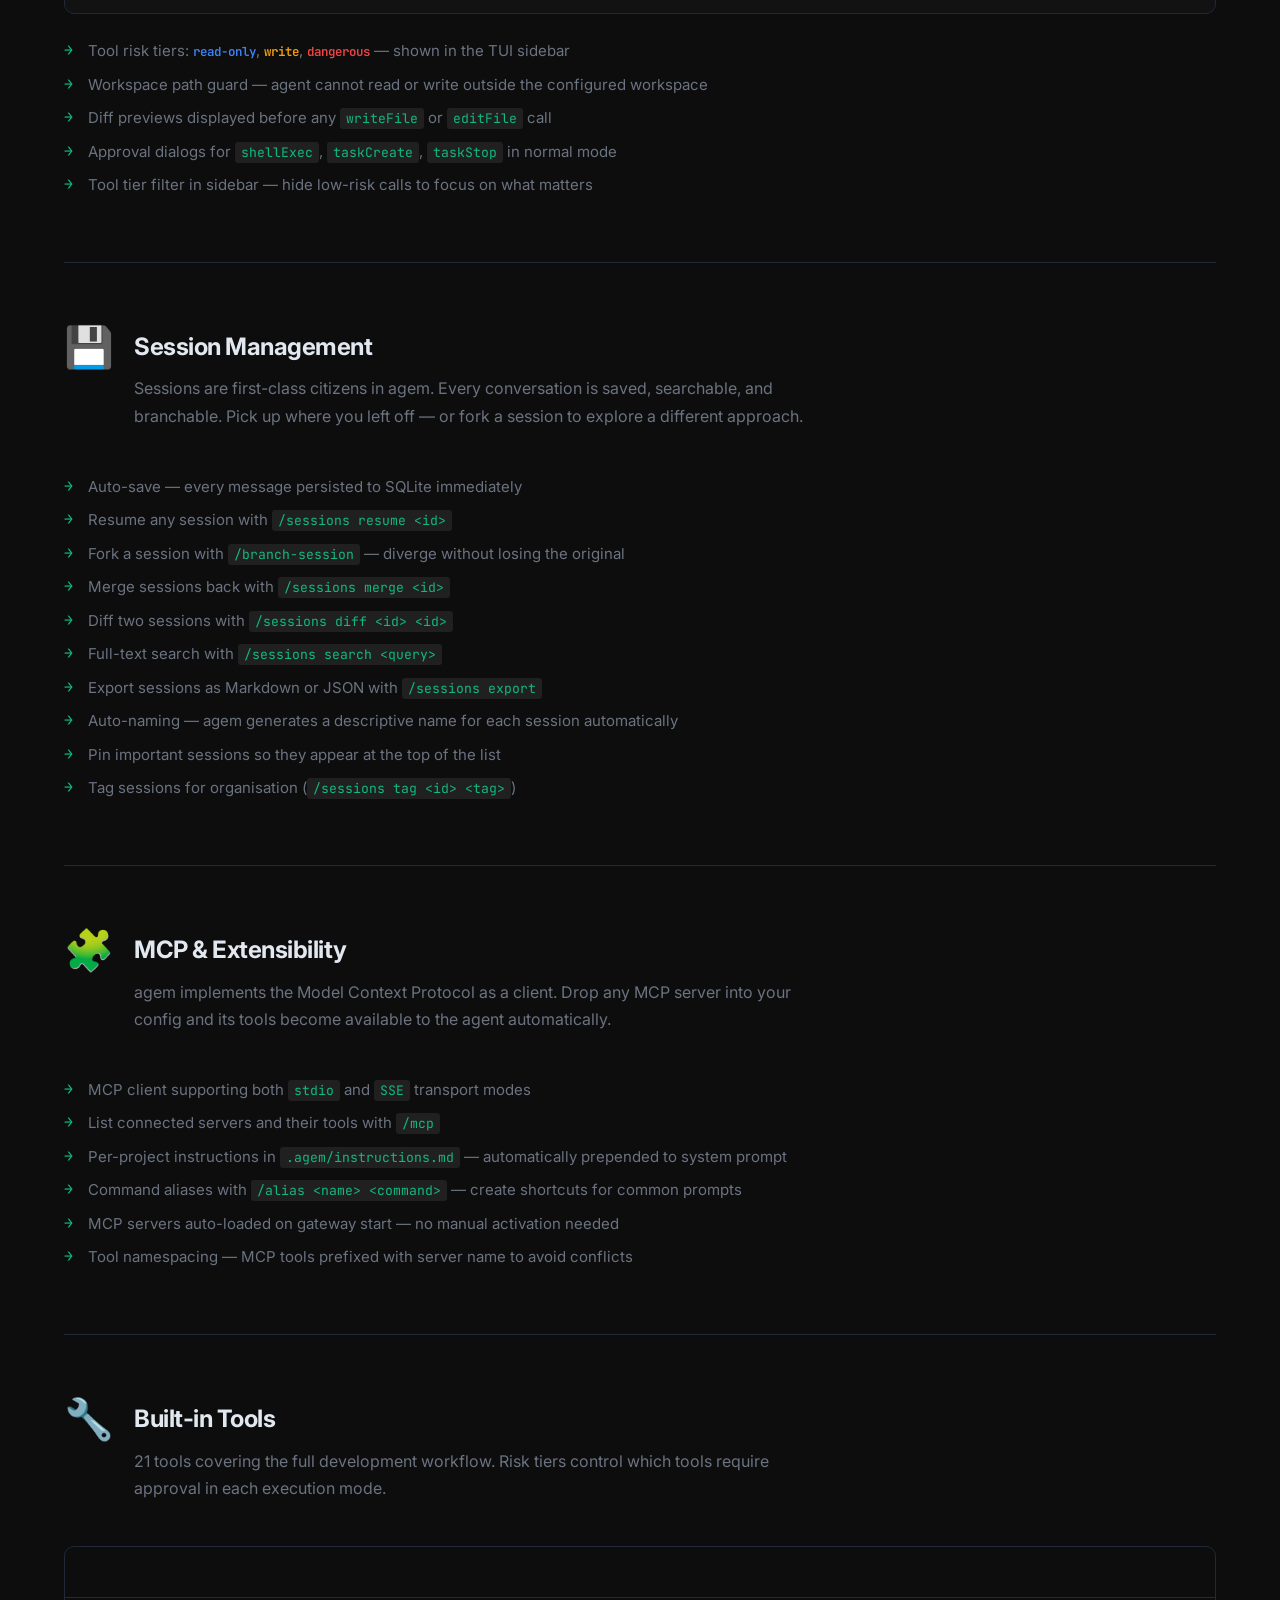
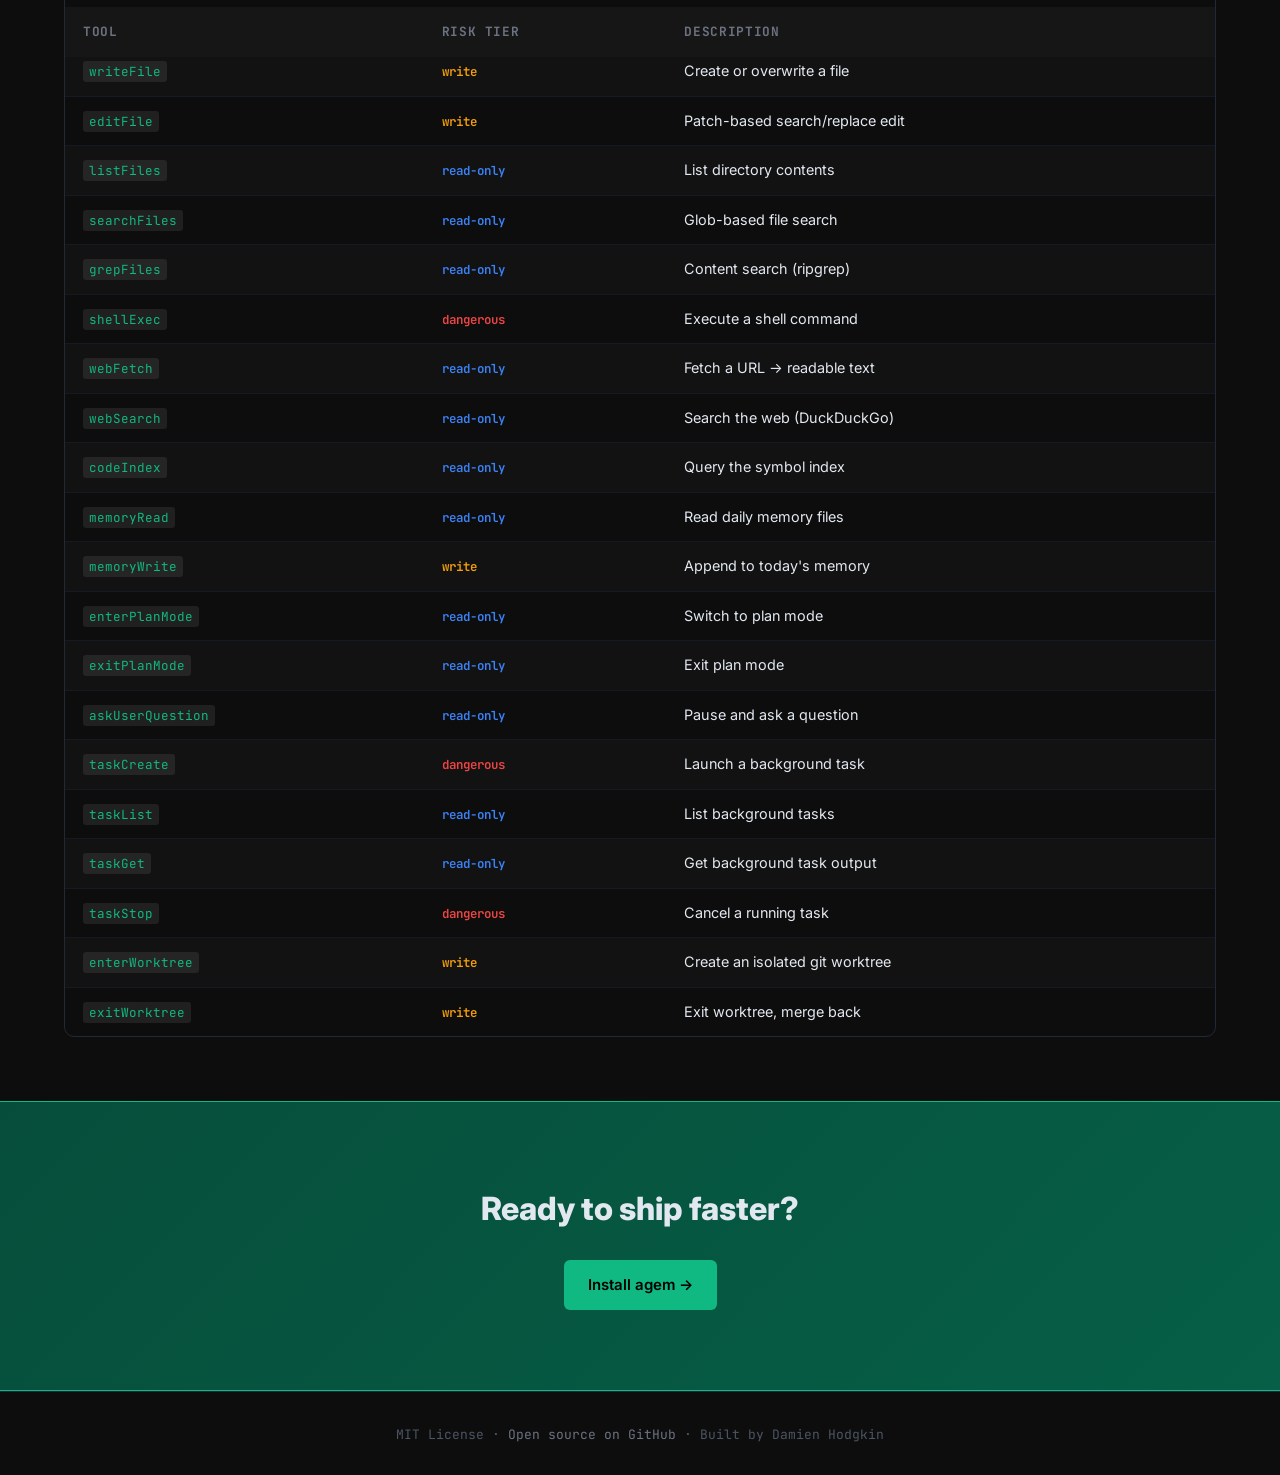
<file: features.html>
<!DOCTYPE html>
<html lang="en">
<head>
  <meta charset="UTF-8">
  <meta name="viewport" content="width=device-width, initial-scale=1.0">
  <title>Features — AgentEmerald</title>
  <meta name="description" content="Full breakdown of AgentEmerald's features: TUI, daemon, chat bridges, safety, sessions, MCP, and more.">
  <link rel="preconnect" href="https://fonts.googleapis.com">
  <link rel="preconnect" href="https://fonts.gstatic.com" crossorigin>
  <link href="https://fonts.googleapis.com/css2?family=Inter:wght@400;500;600;700;800&family=JetBrains+Mono:wght@400;600;700&display=swap" rel="stylesheet">
  <link rel="stylesheet" href="css/style.css">
</head>
<body>

<header>
  <div class="container">
    <a href="index.html" class="logo"><span class="dim">$</span> <span class="accent">agem</span></a>
    <button id="hamburger" aria-label="Toggle navigation">
      <span></span><span></span><span></span>
    </button>
    <nav id="nav-menu">
      <a href="index.html">Home</a>
      <a href="features.html">Features</a>
      <a href="install.html">Install</a>
      <a href="docs.html">Docs</a>
      <a href="compare.html">Compare</a>
      <a href="changelog.html">Changelog</a>
      <a href="https://github.com/Purple-Druid/AgentEmerald" target="_blank" rel="noopener" class="gh-link">GitHub ↗</a>
    </nav>
  </div>
</header>

<main>
  <div class="page-hero">
    <div class="container">
      <h1>Features</h1>
      <p>Everything AgentEmerald can do — from the terminal TUI to chat bridges, daemon, safety system, and extensibility.</p>
    </div>
  </div>

  <div class="container" style="padding-top:0;">

    <!-- 1. TUI -->
    <section class="features-section" id="tui">
      <div class="section-header">
        <span class="section-icon">🖥️</span>
        <div>
          <h2>Terminal UI</h2>
          <p>A full-featured terminal interface built for developers who live in the shell. Streaming responses, rich markdown rendering, and full keyboard control — no mouse required.</p>
        </div>
      </div>
      <ul>
        <li>Streaming markdown output with syntax highlighting rendered inline</li>
        <li>Live tool call sidebar — see every tool call as it happens (<kbd>j</kbd>/<kbd>k</kbd> to navigate, <kbd>E</kbd> to expand, <kbd>f</kbd> to filter by risk tier)</li>
        <li>Animated spinner with live status messages during agent processing</li>
        <li>Diff previews shown before any file write — approve or reject before changes land</li>
        <li>Approval dialogs for dangerous tool calls in normal execution mode</li>
        <li>Smooth scrolling through long responses with <kbd>PgUp</kbd>/<kbd>PgDn</kbd></li>
        <li>Press <kbd>?</kbd> to open the keyboard help overlay at any time</li>
        <li>Context usage bar showing token consumption at a glance</li>
        <li>Model and execution mode selectors visible in the status bar</li>
        <li>Vim-style input handling for power users</li>
      </ul>
    </section>

    <!-- 2. Agent -->
    <section class="features-section" id="agent">
      <div class="section-header">
        <span class="section-icon">🤖</span>
        <div>
          <h2>Agent Capabilities</h2>
          <p>agem is a full autonomous coding agent. It reads your code, writes patches, runs commands, researches the web, delegates subtasks, and indexes your codebase for semantic search.</p>
        </div>
      </div>
      <ul>
        <li>21 built-in tools covering file I/O, shell execution, web research, memory, and more</li>
        <li>Two model backends: GitHub Copilot and GitHub Models (no separate API key required)</li>
        <li>Plan mode — reason through a task before executing any writes</li>
        <li>Web research via DuckDuckGo search + URL fetch</li>
        <li>Background tasks — spawn long-running jobs and check progress asynchronously</li>
        <li>Git worktrees — isolated branches for parallel experiments, merged back on exit</li>
        <li>Subagent delegation — spawn child agents to handle subtasks concurrently</li>
        <li>Semantic code indexing — <code>codeIndex</code> tool queries symbols, functions, and types</li>
        <li>Context compaction — automatically summarizes old messages to stay within token limits</li>
        <li>Provider routing — route different task types to different models automatically</li>
        <li>Git auto-commit after edits to maintain a clean working tree</li>
        <li>Verify loop — run build/test commands after edits and iterate until passing</li>
      </ul>
    </section>

    <!-- 3. Gateway -->
    <section class="features-section" id="gateway">
      <div class="section-header">
        <span class="section-icon">⚙️</span>
        <div>
          <h2>The Gateway Daemon</h2>
          <p>The gateway is a persistent background process that keeps agem alive after you close the terminal. It exposes a WebSocket and HTTP API, manages sessions in SQLite, and runs scheduled jobs.</p>
        </div>
      </div>
      <ul>
        <li>Persistent process — survives terminal closes, SSH disconnects, and reboots</li>
        <li>WebSocket API on port <code>7878</code> for real-time streaming</li>
        <li>HTTP REST API on port <code>7879</code> for programmatic access</li>
        <li>SQLite-backed session storage — all conversations persisted automatically</li>
        <li>Job scheduler — cron, interval, and one-shot jobs defined via HTTP or WS</li>
        <li>SIGHUP hot reload — update config without restarting the daemon</li>
        <li>Auto-start on <code>agem</code> launch — gateway starts if not already running</li>
        <li>TUI auto-connect — the terminal UI connects to the gateway automatically</li>
        <li>Channel adapters (Discord, Telegram, WhatsApp, Matrix) run inside the gateway</li>
      </ul>
    </section>

    <!-- 4. Channels -->
    <section class="features-section" id="channels">
      <div class="section-header">
        <span class="section-icon">📱</span>
        <div>
          <h2>Chat Platform Bridges</h2>
          <p>AgentEmerald's gateway bridges your codebase to the messaging platforms you already use. Each conversation gets its own isolated session — as if you opened a fresh terminal.</p>
        </div>
      </div>
      <ul>
        <li><strong>Discord</strong> — @mention the bot in any channel or DM to start a session</li>
        <li><strong>Telegram</strong> — powered by grammY; responds to any message in allowed chats</li>
        <li><strong>WhatsApp</strong> — QR code first-link, then persistent auth; works from your phone</li>
        <li><strong>Matrix</strong> — auto-join invited rooms; works with self-hosted homeservers</li>
        <li>Per-conversation session isolation — each chat thread has its own agent session</li>
        <li>Session key namespacing — sessions are scoped by channel + conversation ID</li>
        <li>Streaming responses delivered as message edits (where supported)</li>
        <li>File upload support — send a file and AgentEmerald reads it into context</li>
      </ul>
    </section>

    <!-- 5. Safety -->
    <section class="features-section" id="safety">
      <div class="section-header">
        <span class="section-icon">🛡️</span>
        <div>
          <h2>Safety &amp; Execution Modes</h2>
          <p>AgentEmerald gives you granular control over what the agent is allowed to do. Every tool call is classified by risk tier, and you choose how much autonomy to grant.</p>
        </div>
      </div>
      <div class="table-wrap" style="margin-bottom:24px;">
        <table>
          <thead>
            <tr>
              <th>Mode</th>
              <th>Description</th>
              <th>Writes</th>
              <th>Shell</th>
              <th>Approval</th>
            </tr>
          </thead>
          <tbody>
            <tr>
              <td><code>auto-approve</code></td>
              <td>Full autonomy — all tools run without prompting</td>
              <td class="center badge">✅</td>
              <td class="center badge">✅</td>
              <td>Never</td>
            </tr>
            <tr>
              <td><code>normal</code></td>
              <td>Default — dangerous tools require approval</td>
              <td class="center badge">✅</td>
              <td class="center badge">🟡</td>
              <td>Dangerous only</td>
            </tr>
            <tr>
              <td><code>read-only</code></td>
              <td>No writes — safe for auditing and exploration</td>
              <td class="center badge">❌</td>
              <td class="center badge">❌</td>
              <td>N/A</td>
            </tr>
            <tr>
              <td><code>plan</code></td>
              <td>Reason and plan; no execution</td>
              <td class="center badge">❌</td>
              <td class="center badge">❌</td>
              <td>N/A</td>
            </tr>
          </tbody>
        </table>
      </div>
      <ul>
        <li>Tool risk tiers: <span class="risk-read">read-only</span>, <span class="risk-write">write</span>, <span class="risk-danger">dangerous</span> — shown in the TUI sidebar</li>
        <li>Workspace path guard — agent cannot read or write outside the configured workspace</li>
        <li>Diff previews displayed before any <code>writeFile</code> or <code>editFile</code> call</li>
        <li>Approval dialogs for <code>shellExec</code>, <code>taskCreate</code>, <code>taskStop</code> in normal mode</li>
        <li>Tool tier filter in sidebar — hide low-risk calls to focus on what matters</li>
      </ul>
    </section>

    <!-- 6. Sessions -->
    <section class="features-section" id="sessions">
      <div class="section-header">
        <span class="section-icon">💾</span>
        <div>
          <h2>Session Management</h2>
          <p>Sessions are first-class citizens in agem. Every conversation is saved, searchable, and branchable. Pick up where you left off — or fork a session to explore a different approach.</p>
        </div>
      </div>
      <ul>
        <li>Auto-save — every message persisted to SQLite immediately</li>
        <li>Resume any session with <code>/sessions resume &lt;id&gt;</code></li>
        <li>Fork a session with <code>/branch-session</code> — diverge without losing the original</li>
        <li>Merge sessions back with <code>/sessions merge &lt;id&gt;</code></li>
        <li>Diff two sessions with <code>/sessions diff &lt;id&gt; &lt;id&gt;</code></li>
        <li>Full-text search with <code>/sessions search &lt;query&gt;</code></li>
        <li>Export sessions as Markdown or JSON with <code>/sessions export</code></li>
        <li>Auto-naming — agem generates a descriptive name for each session automatically</li>
        <li>Pin important sessions so they appear at the top of the list</li>
        <li>Tag sessions for organisation (<code>/sessions tag &lt;id&gt; &lt;tag&gt;</code>)</li>
      </ul>
    </section>

    <!-- 7. MCP -->
    <section class="features-section" id="mcp">
      <div class="section-header">
        <span class="section-icon">🧩</span>
        <div>
          <h2>MCP &amp; Extensibility</h2>
          <p>agem implements the Model Context Protocol as a client. Drop any MCP server into your config and its tools become available to the agent automatically.</p>
        </div>
      </div>
      <ul>
        <li>MCP client supporting both <code>stdio</code> and <code>SSE</code> transport modes</li>
        <li>List connected servers and their tools with <code>/mcp</code></li>
        <li>Per-project instructions in <code>.agem/instructions.md</code> — automatically prepended to system prompt</li>
        <li>Command aliases with <code>/alias &lt;name&gt; &lt;command&gt;</code> — create shortcuts for common prompts</li>
        <li>MCP servers auto-loaded on gateway start — no manual activation needed</li>
        <li>Tool namespacing — MCP tools prefixed with server name to avoid conflicts</li>
      </ul>
    </section>

    <!-- 8. Tools table -->
    <section class="features-section" id="tools">
      <div class="section-header">
        <span class="section-icon">🔧</span>
        <div>
          <h2>Built-in Tools</h2>
          <p>21 tools covering the full development workflow. Risk tiers control which tools require approval in each execution mode.</p>
        </div>
      </div>
      <div class="table-wrap">
        <table>
          <thead>
            <tr>
              <th>Tool</th>
              <th>Risk Tier</th>
              <th>Description</th>
            </tr>
          </thead>
          <tbody>
            <tr><td><code>readFile</code></td><td><span class="risk-read">read-only</span></td><td>Read file contents</td></tr>
            <tr><td><code>writeFile</code></td><td><span class="risk-write">write</span></td><td>Create or overwrite a file</td></tr>
            <tr><td><code>editFile</code></td><td><span class="risk-write">write</span></td><td>Patch-based search/replace edit</td></tr>
            <tr><td><code>listFiles</code></td><td><span class="risk-read">read-only</span></td><td>List directory contents</td></tr>
            <tr><td><code>searchFiles</code></td><td><span class="risk-read">read-only</span></td><td>Glob-based file search</td></tr>
            <tr><td><code>grepFiles</code></td><td><span class="risk-read">read-only</span></td><td>Content search (ripgrep)</td></tr>
            <tr><td><code>shellExec</code></td><td><span class="risk-danger">dangerous</span></td><td>Execute a shell command</td></tr>
            <tr><td><code>webFetch</code></td><td><span class="risk-read">read-only</span></td><td>Fetch a URL → readable text</td></tr>
            <tr><td><code>webSearch</code></td><td><span class="risk-read">read-only</span></td><td>Search the web (DuckDuckGo)</td></tr>
            <tr><td><code>codeIndex</code></td><td><span class="risk-read">read-only</span></td><td>Query the symbol index</td></tr>
            <tr><td><code>memoryRead</code></td><td><span class="risk-read">read-only</span></td><td>Read daily memory files</td></tr>
            <tr><td><code>memoryWrite</code></td><td><span class="risk-write">write</span></td><td>Append to today's memory</td></tr>
            <tr><td><code>enterPlanMode</code></td><td><span class="risk-read">read-only</span></td><td>Switch to plan mode</td></tr>
            <tr><td><code>exitPlanMode</code></td><td><span class="risk-read">read-only</span></td><td>Exit plan mode</td></tr>
            <tr><td><code>askUserQuestion</code></td><td><span class="risk-read">read-only</span></td><td>Pause and ask a question</td></tr>
            <tr><td><code>taskCreate</code></td><td><span class="risk-danger">dangerous</span></td><td>Launch a background task</td></tr>
            <tr><td><code>taskList</code></td><td><span class="risk-read">read-only</span></td><td>List background tasks</td></tr>
            <tr><td><code>taskGet</code></td><td><span class="risk-read">read-only</span></td><td>Get background task output</td></tr>
            <tr><td><code>taskStop</code></td><td><span class="risk-danger">dangerous</span></td><td>Cancel a running task</td></tr>
            <tr><td><code>enterWorktree</code></td><td><span class="risk-write">write</span></td><td>Create an isolated git worktree</td></tr>
            <tr><td><code>exitWorktree</code></td><td><span class="risk-write">write</span></td><td>Exit worktree, merge back</td></tr>
          </tbody>
        </table>
      </div>
    </section>

  </div>
</main>

<div class="cta-band">
  <div class="container">
    <h2>Ready to ship faster?</h2>
    <a href="install.html" class="btn btn-primary">Install agem →</a>
  </div>
</div>

<footer>
  <div class="container">
    MIT License · <a href="https://github.com/Purple-Druid/AgentEmerald" target="_blank" rel="noopener">Open source on GitHub</a> · Built by Damien Hodgkin
  </div>
</footer>

<script src="js/main.js"></script>
</body>
</html>
</file>
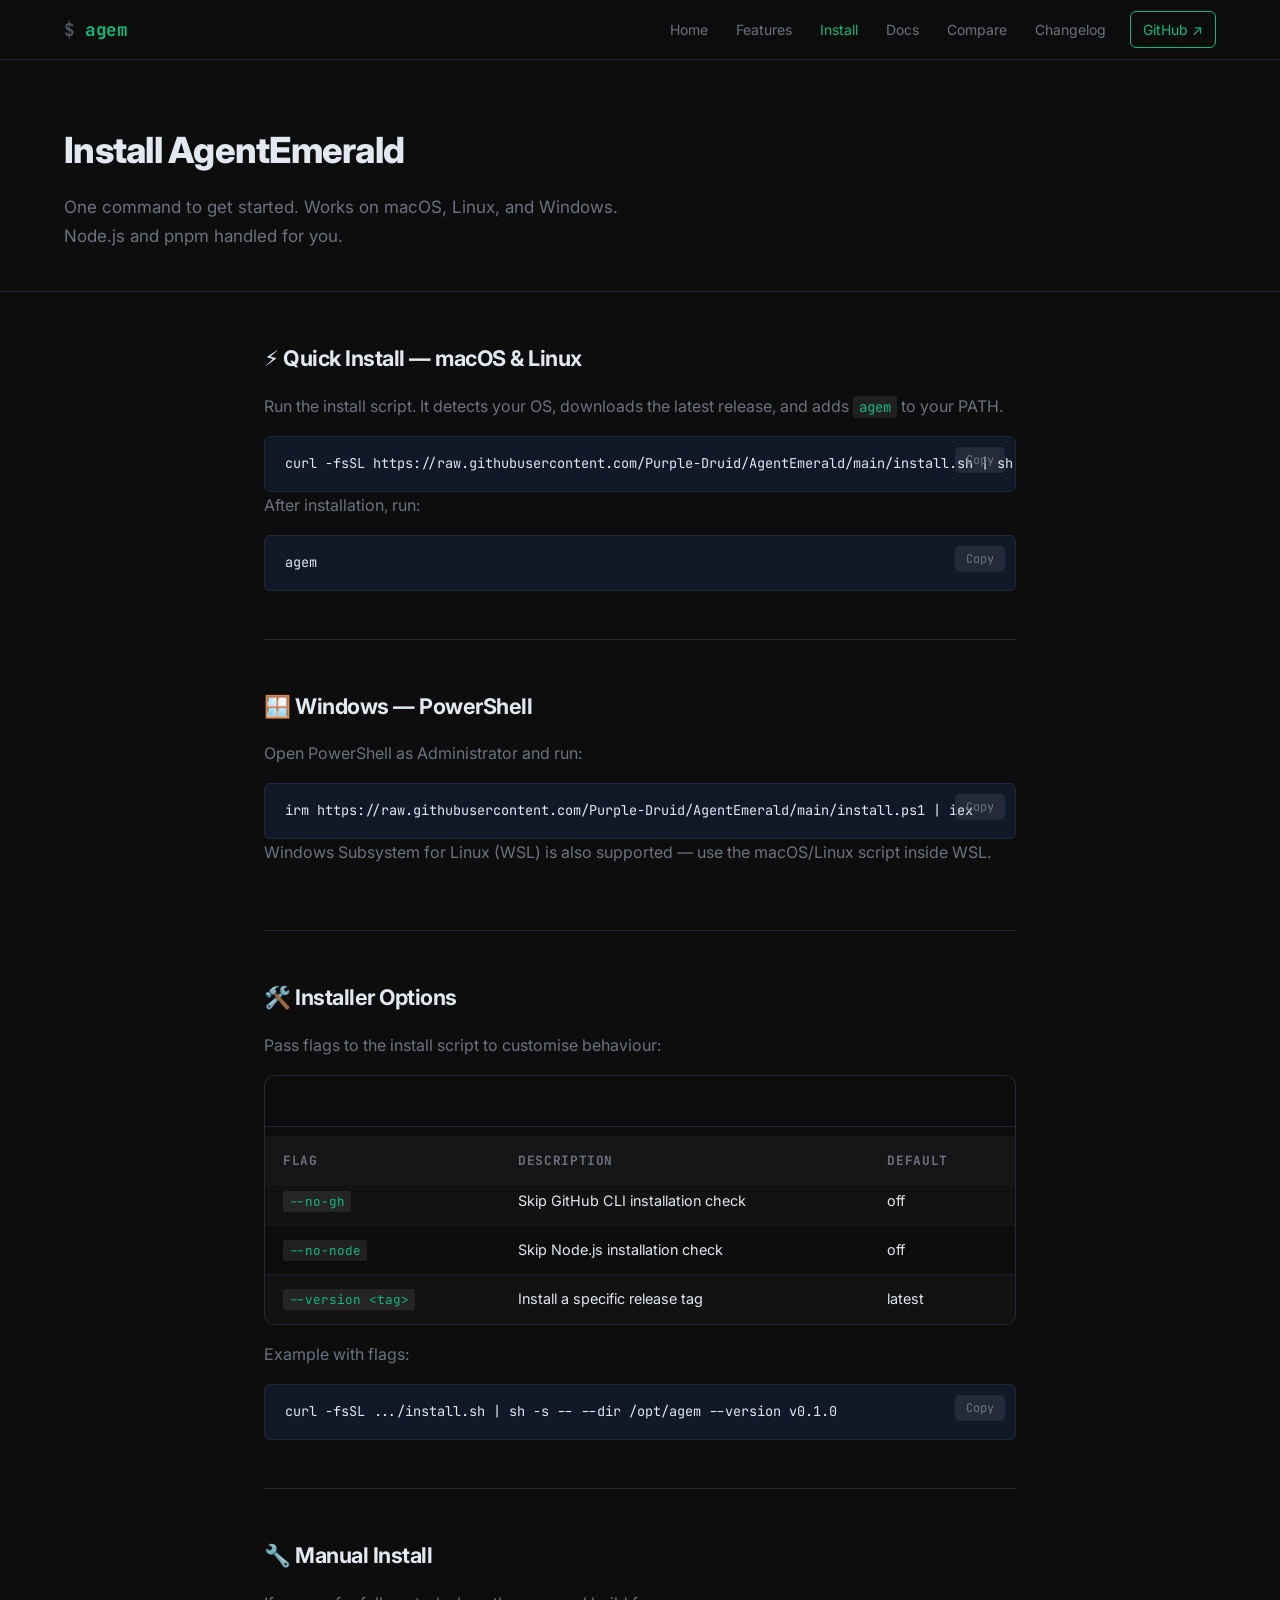
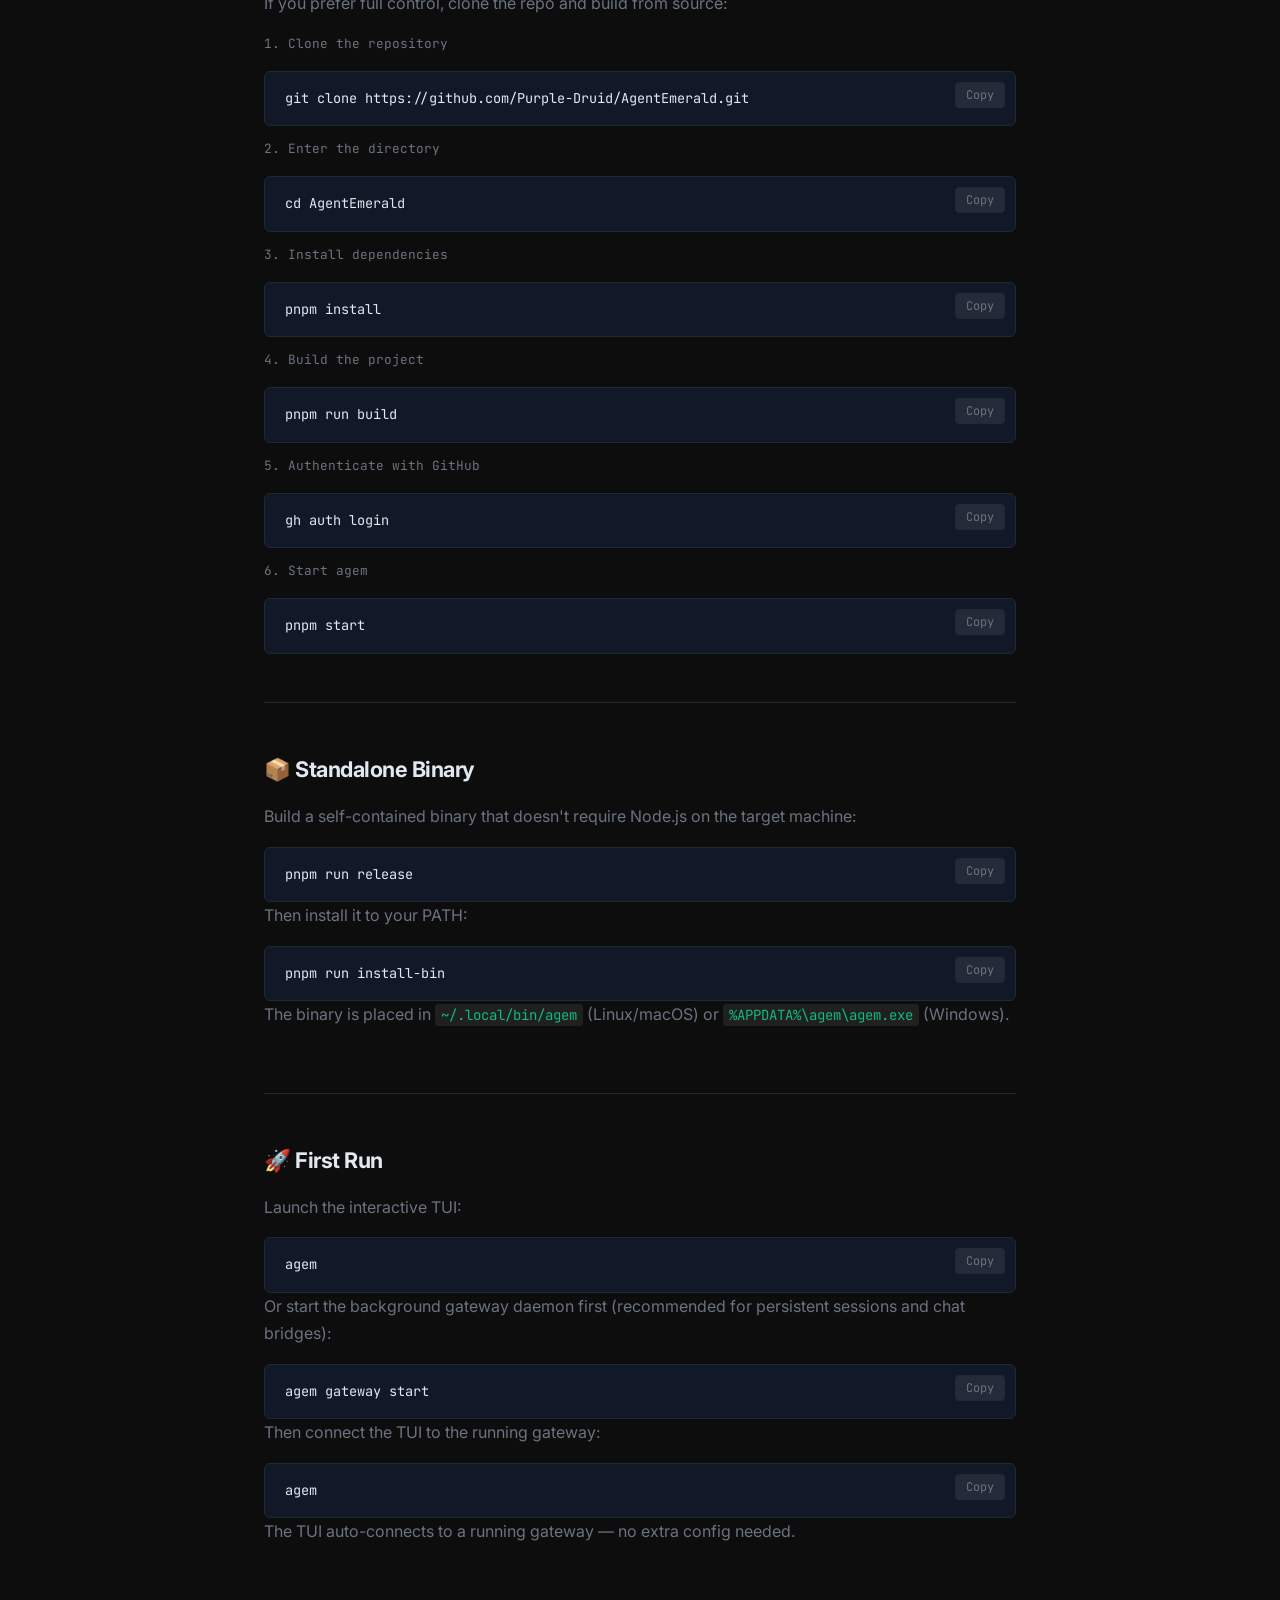
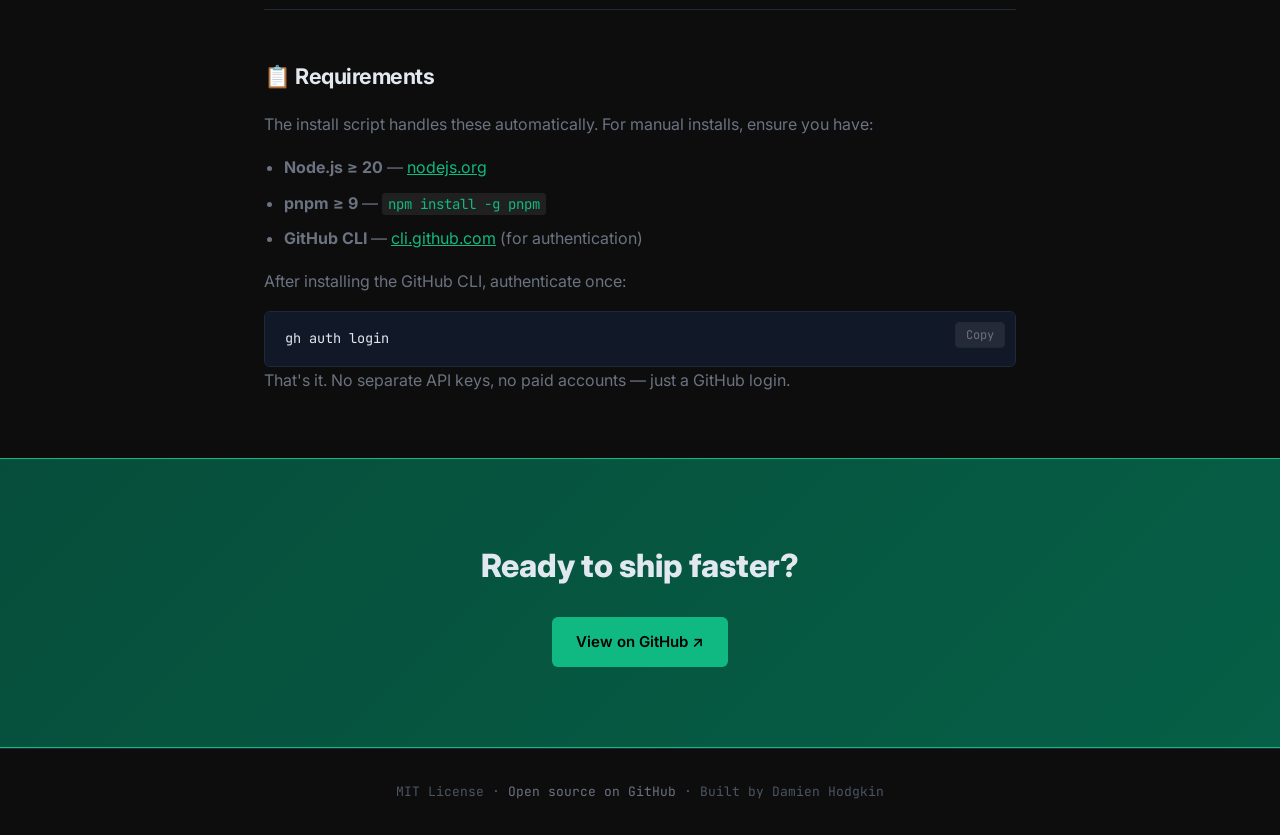
<file: install.html>
<!DOCTYPE html>
<html lang="en">
<head>
  <meta charset="UTF-8">
  <meta name="viewport" content="width=device-width, initial-scale=1.0">
  <title>Install — AgentEmerald</title>
  <meta name="description" content="Install AgentEmerald in seconds with a single curl command. Supports macOS, Linux, and Windows.">
  <link rel="preconnect" href="https://fonts.googleapis.com">
  <link rel="preconnect" href="https://fonts.gstatic.com" crossorigin>
  <link href="https://fonts.googleapis.com/css2?family=Inter:wght@400;500;600;700;800&family=JetBrains+Mono:wght@400;600;700&display=swap" rel="stylesheet">
  <link rel="stylesheet" href="css/style.css">
</head>
<body>

<header>
  <div class="container">
    <a href="index.html" class="logo"><span class="dim">$</span> <span class="accent">agem</span></a>
    <button id="hamburger" aria-label="Toggle navigation">
      <span></span><span></span><span></span>
    </button>
    <nav id="nav-menu">
      <a href="index.html">Home</a>
      <a href="features.html">Features</a>
      <a href="install.html">Install</a>
      <a href="docs.html">Docs</a>
      <a href="compare.html">Compare</a>
      <a href="changelog.html">Changelog</a>
      <a href="https://github.com/Purple-Druid/AgentEmerald" target="_blank" rel="noopener" class="gh-link">GitHub ↗</a>
    </nav>
  </div>
</header>

<main>
  <div class="page-hero">
    <div class="container">
      <h1>Install AgentEmerald</h1>
      <p>One command to get started. Works on macOS, Linux, and Windows. Node.js and pnpm handled for you.</p>
    </div>
  </div>

  <div class="container install-sections" style="padding-top:0; max-width:800px;">

    <!-- Quick install macOS/Linux -->
    <section id="quick-install">
      <h2>⚡ Quick Install — macOS &amp; Linux</h2>
      <p>Run the install script. It detects your OS, downloads the latest release, and adds <code>agem</code> to your PATH.</p>
      <pre><code>curl -fsSL https://raw.githubusercontent.com/Purple-Druid/AgentEmerald/main/install.sh | sh</code></pre>
      <p>After installation, run:</p>
      <pre><code>agem</code></pre>
    </section>

    <!-- Windows -->
    <section id="windows">
      <h2>🪟 Windows — PowerShell</h2>
      <p>Open PowerShell as Administrator and run:</p>
      <pre><code>irm https://raw.githubusercontent.com/Purple-Druid/AgentEmerald/main/install.ps1 | iex</code></pre>
      <p>Windows Subsystem for Linux (WSL) is also supported — use the macOS/Linux script inside WSL.</p>
    </section>

    <!-- Options -->
    <section id="options">
      <h2>🛠️ Installer Options</h2>
      <p>Pass flags to the install script to customise behaviour:</p>
      <div class="table-wrap">
        <table>
          <thead>
            <tr>
              <th>Flag</th>
              <th>Description</th>
              <th>Default</th>
            </tr>
          </thead>
          <tbody>
            <tr><td><code>--dir &lt;path&gt;</code></td><td>Install to a custom directory</td><td><code>~/.agem</code></td></tr>
            <tr><td><code>--no-gh</code></td><td>Skip GitHub CLI installation check</td><td>off</td></tr>
            <tr><td><code>--no-node</code></td><td>Skip Node.js installation check</td><td>off</td></tr>
            <tr><td><code>--version &lt;tag&gt;</code></td><td>Install a specific release tag</td><td>latest</td></tr>
          </tbody>
        </table>
      </div>
      <p style="margin-top:16px;">Example with flags:</p>
      <pre><code>curl -fsSL .../install.sh | sh -s -- --dir /opt/agem --version v0.1.0</code></pre>
    </section>

    <!-- Manual install -->
    <section id="manual">
      <h2>🔧 Manual Install</h2>
      <p>If you prefer full control, clone the repo and build from source:</p>
      <div class="step-block">
        <div>
          <p class="step-label">1. Clone the repository</p>
          <pre><code>git clone https://github.com/Purple-Druid/AgentEmerald.git</code></pre>
        </div>
        <div>
          <p class="step-label">2. Enter the directory</p>
          <pre><code>cd AgentEmerald</code></pre>
        </div>
        <div>
          <p class="step-label">3. Install dependencies</p>
          <pre><code>pnpm install</code></pre>
        </div>
        <div>
          <p class="step-label">4. Build the project</p>
          <pre><code>pnpm run build</code></pre>
        </div>
        <div>
          <p class="step-label">5. Authenticate with GitHub</p>
          <pre><code>gh auth login</code></pre>
        </div>
        <div>
          <p class="step-label">6. Start agem</p>
          <pre><code>pnpm start</code></pre>
        </div>
      </div>
    </section>

    <!-- Standalone binary -->
    <section id="binary">
      <h2>📦 Standalone Binary</h2>
      <p>Build a self-contained binary that doesn't require Node.js on the target machine:</p>
      <pre><code>pnpm run release</code></pre>
      <p>Then install it to your PATH:</p>
      <pre><code>pnpm run install-bin</code></pre>
      <p>The binary is placed in <code>~/.local/bin/agem</code> (Linux/macOS) or <code>%APPDATA%\agem\agem.exe</code> (Windows).</p>
    </section>

    <!-- First run -->
    <section id="first-run">
      <h2>🚀 First Run</h2>
      <p>Launch the interactive TUI:</p>
      <pre><code>agem</code></pre>
      <p>Or start the background gateway daemon first (recommended for persistent sessions and chat bridges):</p>
      <pre><code>agem gateway start</code></pre>
      <p>Then connect the TUI to the running gateway:</p>
      <pre><code>agem</code></pre>
      <p>The TUI auto-connects to a running gateway — no extra config needed.</p>
    </section>

    <!-- Requirements -->
    <section id="requirements">
      <h2>📋 Requirements</h2>
      <p>The install script handles these automatically. For manual installs, ensure you have:</p>
      <ul>
        <li><strong>Node.js ≥ 20</strong> — <a href="https://nodejs.org" target="_blank" rel="noopener" style="color:var(--accent)">nodejs.org</a></li>
        <li><strong>pnpm ≥ 9</strong> — <code>npm install -g pnpm</code></li>
        <li><strong>GitHub CLI</strong> — <a href="https://cli.github.com" target="_blank" rel="noopener" style="color:var(--accent)">cli.github.com</a> (for authentication)</li>
      </ul>
      <p style="margin-top:16px;">After installing the GitHub CLI, authenticate once:</p>
      <pre><code>gh auth login</code></pre>
      <p>That's it. No separate API keys, no paid accounts — just a GitHub login.</p>
    </section>

  </div>
</main>

<div class="cta-band">
  <div class="container">
    <h2>Ready to ship faster?</h2>
    <a href="https://github.com/Purple-Druid/AgentEmerald" target="_blank" rel="noopener" class="btn btn-primary">View on GitHub ↗</a>
  </div>
</div>

<footer>
  <div class="container">
    MIT License · <a href="https://github.com/Purple-Druid/AgentEmerald" target="_blank" rel="noopener">Open source on GitHub</a> · Built by Damien Hodgkin
  </div>
</footer>

<script src="js/main.js"></script>
</body>
</html>
</file>
<file: css/style.css>
/* ============================================================
   AGEM SITE — style.css
   ============================================================ */

/* --- Reset & Base ------------------------------------------ */
*, *::before, *::after { box-sizing: border-box; margin: 0; padding: 0; }

:root {
  --bg:          #0d0d0d;
  --bg-card:     #111111;
  --bg-code:     #111827;
  --bg-code-alt: #1a1a2e;
  --border:      #1f2937;
  --text:        #e2e8f0;
  --text-muted:  #6b7280;
  --text-dim:    #4b5563;
  --accent:      #10b981;
  --accent-hover:#059669;
  --danger:      #ef4444;
  --warn:        #f59e0b;
  --info:        #3b82f6;

  --font-body:  'Inter', system-ui, sans-serif;
  --font-mono:  'JetBrains Mono', 'Fira Code', monospace;

  --radius:     6px;
  --radius-lg:  10px;
  --shadow:     0 4px 24px rgba(0,0,0,.5);
  --header-h:   60px;
}

html { scroll-behavior: smooth; font-size: 16px; }

body {
  background: var(--bg);
  color: var(--text);
  font-family: var(--font-body);
  line-height: 1.7;
  -webkit-font-smoothing: antialiased;
}

/* --- Utility ---------------------------------------------- */
.container { max-width: 1200px; margin: 0 auto; padding: 0 24px; }
.accent    { color: var(--accent); }
.dim       { color: var(--text-dim); }
.muted     { color: var(--text-muted); }
.mono      { font-family: var(--font-mono); }

/* --- Header ----------------------------------------------- */
header {
  position: sticky;
  top: 0;
  z-index: 100;
  height: var(--header-h);
  background: rgba(13,13,13,.85);
  backdrop-filter: blur(12px);
  -webkit-backdrop-filter: blur(12px);
  border-bottom: 1px solid var(--border);
}

header .container {
  display: flex;
  align-items: center;
  justify-content: space-between;
  height: 100%;
}

.logo {
  font-family: var(--font-mono);
  font-size: 1.1rem;
  font-weight: 700;
  text-decoration: none;
  color: var(--text);
  letter-spacing: -.5px;
}

nav#nav-menu {
  display: flex;
  align-items: center;
  gap: 4px;
}

nav#nav-menu a {
  color: var(--text-muted);
  text-decoration: none;
  font-size: .875rem;
  padding: 6px 12px;
  border-radius: var(--radius);
  transition: color .15s, background .15s;
}

nav#nav-menu a:hover { color: var(--text); background: rgba(255,255,255,.06); }
nav#nav-menu a.active { color: var(--accent); }
nav#nav-menu a.gh-link {
  color: var(--accent);
  border: 1px solid var(--accent);
  margin-left: 8px;
}
nav#nav-menu a.gh-link:hover {
  background: var(--accent);
  color: #000;
}

/* Hamburger */
#hamburger {
  display: none;
  flex-direction: column;
  gap: 5px;
  background: none;
  border: none;
  cursor: pointer;
  padding: 8px;
}
#hamburger span {
  display: block;
  width: 22px;
  height: 2px;
  background: var(--text);
  border-radius: 2px;
  transition: all .2s;
}

/* --- Hero -------------------------------------------------- */
.hero {
  padding: 100px 0 80px;
  text-align: center;
}

.hero h1 {
  font-size: clamp(2rem, 5vw, 3.4rem);
  font-weight: 800;
  line-height: 1.15;
  letter-spacing: -1.5px;
  margin-bottom: 24px;
  max-width: 820px;
  margin-left: auto;
  margin-right: auto;
}

.hero p.lead {
  font-size: 1.125rem;
  color: var(--text-muted);
  max-width: 640px;
  margin: 0 auto 40px;
  line-height: 1.75;
}

.hero-actions {
  display: flex;
  gap: 16px;
  justify-content: center;
  flex-wrap: wrap;
  margin-bottom: 24px;
}

/* --- Buttons ----------------------------------------------- */
.btn {
  display: inline-flex;
  align-items: center;
  gap: 8px;
  padding: 12px 24px;
  border-radius: var(--radius);
  font-size: .9375rem;
  font-weight: 600;
  text-decoration: none;
  cursor: pointer;
  border: none;
  transition: all .15s;
}

.btn-primary {
  background: var(--accent);
  color: #000;
}
.btn-primary:hover { background: var(--accent-hover); transform: translateY(-1px); }

.btn-outline {
  background: transparent;
  color: var(--text);
  border: 1px solid var(--border);
}
.btn-outline:hover { border-color: var(--accent); color: var(--accent); transform: translateY(-1px); }

/* --- Trust bar --------------------------------------------- */
.trust-bar {
  font-size: .8125rem;
  color: var(--text-dim);
  text-align: center;
  margin-top: 8px;
  font-family: var(--font-mono);
  letter-spacing: .5px;
}

/* --- Install block (hero) ---------------------------------- */
.install-block {
  max-width: 640px;
  margin: 0 auto 32px;
}
.install-block pre {
  background: var(--bg-code);
  border: 1px solid var(--border);
  border-radius: var(--radius-lg);
  padding: 18px 24px;
  font-family: var(--font-mono);
  font-size: .9rem;
  color: var(--accent);
  text-align: left;
  overflow-x: auto;
}

/* --- Code blocks ------------------------------------------- */
pre {
  background: var(--bg-code);
  border: 1px solid var(--border);
  border-radius: var(--radius);
  padding: 16px 20px;
  overflow-x: auto;
  font-family: var(--font-mono);
  font-size: .85rem;
  line-height: 1.6;
  position: relative;
}

code {
  font-family: var(--font-mono);
  font-size: .875em;
  background: rgba(255,255,255,.08);
  padding: 2px 6px;
  border-radius: 3px;
  color: var(--accent);
}

pre code {
  background: transparent;
  padding: 0;
  font-size: inherit;
  color: var(--text);
}

/* --- Copy button ------------------------------------------- */
.copy-btn {
  position: absolute;
  top: 10px;
  right: 10px;
  background: rgba(255,255,255,.08);
  border: 1px solid var(--border);
  color: var(--text-muted);
  font-family: var(--font-mono);
  font-size: .75rem;
  padding: 4px 10px;
  border-radius: 4px;
  cursor: pointer;
  transition: all .15s;
}
.copy-btn:hover { background: var(--accent); color: #000; border-color: var(--accent); }

/* --- Sections --------------------------------------------- */
section {
  padding: 80px 0;
  border-bottom: 1px solid var(--border);
}
section:last-of-type { border-bottom: none; }

section h2 {
  font-size: 1.75rem;
  font-weight: 700;
  margin-bottom: 12px;
  letter-spacing: -.5px;
}

section .section-desc {
  color: var(--text-muted);
  max-width: 640px;
  margin-bottom: 40px;
  font-size: 1rem;
}

/* --- Feature grid ------------------------------------------ */
.feature-grid {
  display: grid;
  grid-template-columns: repeat(3, 1fr);
  gap: 20px;
}

.feature-card {
  background: var(--bg-card);
  border: 1px solid var(--border);
  border-radius: var(--radius-lg);
  padding: 28px;
  transition: transform .2s, border-color .2s, box-shadow .2s;
}
.feature-card:hover {
  transform: translateY(-4px);
  border-color: var(--accent);
  box-shadow: 0 8px 32px rgba(16,185,129,.12);
}

.feature-card .icon { font-size: 2rem; margin-bottom: 14px; display: block; }
.feature-card h3 { font-size: 1.05rem; font-weight: 700; margin-bottom: 8px; }
.feature-card p { font-size: .9rem; color: var(--text-muted); line-height: 1.65; }

/* --- Tables ----------------------------------------------- */
.table-wrap { overflow-x: auto; border-radius: var(--radius-lg); border: 1px solid var(--border); }

table {
  width: 100%;
  border-collapse: collapse;
  font-size: .9rem;
}

table thead {
  position: sticky;
  top: var(--header-h);
  background: #161616;
  z-index: 2;
}

table th {
  padding: 14px 18px;
  text-align: left;
  font-family: var(--font-mono);
  font-size: .8rem;
  color: var(--text-muted);
  text-transform: uppercase;
  letter-spacing: .05em;
  border-bottom: 1px solid var(--border);
}

table td {
  padding: 12px 18px;
  border-bottom: 1px solid rgba(31,41,55,.5);
  vertical-align: middle;
}

table tbody tr:last-child td { border-bottom: none; }
table tbody tr:nth-child(even) { background: rgba(255,255,255,.02); }
table tbody tr:hover { background: rgba(16,185,129,.05); }

/* centered cell (badges) */
table td.center { text-align: center; }

/* --- Badges ----------------------------------------------- */
.badge { font-size: 1.1rem; }

/* --- Risk tier badges ------------------------------------- */
.risk-read  { color: var(--info);   font-family: var(--font-mono); font-size:.78rem; font-weight:600; }
.risk-write { color: var(--warn);   font-family: var(--font-mono); font-size:.78rem; font-weight:600; }
.risk-danger{ color: var(--danger); font-family: var(--font-mono); font-size:.78rem; font-weight:600; }

/* --- Comparison table ------------------------------------- */
.compare-table th:first-child,
.compare-table td:first-child { min-width: 220px; }

.compare-table .cat-row td {
  background: rgba(16,185,129,.06);
  color: var(--accent);
  font-weight: 700;
  font-family: var(--font-mono);
  font-size: .78rem;
  text-transform: uppercase;
  letter-spacing: .08em;
  padding: 8px 18px;
}

/* --- CTA band --------------------------------------------- */
.cta-band {
  background: linear-gradient(135deg, #064e3b 0%, #065f46 100%);
  border-top: 1px solid var(--accent);
  border-bottom: 1px solid var(--accent);
  padding: 80px 0;
  text-align: center;
}
.cta-band h2 { font-size: 2rem; font-weight: 800; margin-bottom: 24px; }

/* --- Features page sections ----------------------------- */
.features-section {
  padding: 64px 0;
  border-bottom: 1px solid var(--border);
}
.features-section .section-header {
  display: flex;
  align-items: flex-start;
  gap: 20px;
  margin-bottom: 24px;
}
.features-section .section-icon { font-size: 2.5rem; line-height: 1; }
.features-section h2 { font-size: 1.5rem; font-weight: 700; margin-bottom: 8px; }
.features-section p { color: var(--text-muted); max-width: 680px; margin-bottom: 20px; }
.features-section ul { list-style: none; padding: 0; display: flex; flex-direction: column; gap: 8px; }
.features-section ul li {
  padding-left: 24px;
  position: relative;
  color: var(--text-muted);
  font-size: .9375rem;
}
.features-section ul li::before { content: '→'; position: absolute; left: 0; color: var(--accent); font-family: var(--font-mono); }

/* --- Docs layout ------------------------------------------ */
.docs-layout {
  display: grid;
  grid-template-columns: 240px 1fr;
  gap: 48px;
  align-items: start;
}

.docs-sidebar {
  position: sticky;
  top: calc(var(--header-h) + 24px);
  max-height: calc(100vh - var(--header-h) - 48px);
  overflow-y: auto;
  padding: 20px;
  background: var(--bg-card);
  border: 1px solid var(--border);
  border-radius: var(--radius-lg);
}

.docs-sidebar h3 {
  font-size: .75rem;
  text-transform: uppercase;
  letter-spacing: .1em;
  color: var(--text-dim);
  margin-bottom: 12px;
  font-family: var(--font-mono);
}

.docs-sidebar nav a {
  display: block;
  color: var(--text-muted);
  text-decoration: none;
  font-size: .875rem;
  padding: 6px 8px;
  border-radius: 4px;
  transition: all .15s;
  border-left: 2px solid transparent;
}
.docs-sidebar nav a:hover { color: var(--text); background: rgba(255,255,255,.04); }
.docs-sidebar nav a.active { color: var(--accent); border-left-color: var(--accent); background: rgba(16,185,129,.06); }

.docs-content section { padding: 48px 0; border-bottom: 1px solid var(--border); }
.docs-content section:last-child { border-bottom: none; }
.docs-content h2 { font-size: 1.5rem; font-weight: 700; margin-bottom: 12px; }
.docs-content h3 { font-size: 1.125rem; font-weight: 700; margin: 28px 0 12px; color: var(--accent); }
.docs-content p { color: var(--text-muted); margin-bottom: 16px; }
.docs-content ul { padding-left: 20px; color: var(--text-muted); display: flex; flex-direction: column; gap: 6px; margin-bottom: 16px; }
.docs-content pre { margin-bottom: 20px; }

/* --- Install page ----------------------------------------- */
.install-sections section { padding: 48px 0; border-bottom: 1px solid var(--border); }
.install-sections section:last-child { border-bottom: none; }
.install-sections h2 { font-size: 1.35rem; font-weight: 700; margin-bottom: 16px; }
.install-sections p { color: var(--text-muted); margin-bottom: 16px; }
.install-sections ol { padding-left: 20px; color: var(--text-muted); display: flex; flex-direction: column; gap: 12px; margin-bottom: 20px; }
.install-sections ul { padding-left: 20px; color: var(--text-muted); display: flex; flex-direction: column; gap: 8px; }

.step-block { display: flex; flex-direction: column; gap: 12px; }
.step-label { font-size: .8rem; font-family: var(--font-mono); color: var(--text-dim); margin-bottom: 4px; }

/* --- Changelog -------------------------------------------- */
.changelog-version {
  margin-bottom: 48px;
}
.version-header {
  display: flex;
  align-items: baseline;
  gap: 16px;
  margin-bottom: 24px;
  padding-bottom: 12px;
  border-bottom: 2px solid var(--border);
}
.version-tag {
  font-family: var(--font-mono);
  font-size: 1.25rem;
  font-weight: 700;
  color: var(--accent);
}
.version-date {
  font-family: var(--font-mono);
  font-size: .875rem;
  color: var(--text-muted);
}
.version-unreleased .version-tag { color: var(--warn); }

.changelog-entry {
  background: var(--bg-card);
  border: 1px solid var(--border);
  border-radius: var(--radius-lg);
  padding: 20px 24px;
  margin-bottom: 16px;
}
.changelog-entry .entry-date {
  font-family: var(--font-mono);
  font-size: .78rem;
  color: var(--text-dim);
  margin-bottom: 8px;
}
.changelog-entry h3 { font-size: 1rem; font-weight: 700; margin-bottom: 8px; }
.changelog-entry ul { list-style: disc; padding-left: 20px; color: var(--text-muted); font-size: .9rem; }
.changelog-entry ul li { margin-bottom: 4px; }

/* --- Compare page ----------------------------------------- */
.compare-intro { color: var(--text-muted); max-width: 680px; margin-bottom: 40px; font-size: 1rem; }
.why-agem { margin-top: 60px; }
.why-agem h2 { font-size: 1.5rem; font-weight: 700; margin-bottom: 16px; }
.why-agem p { color: var(--text-muted); max-width: 720px; margin-bottom: 12px; }
.why-agem ul { list-style: none; padding: 0; display: flex; flex-direction: column; gap: 10px; max-width: 720px; }
.why-agem ul li { padding-left: 24px; position: relative; color: var(--text-muted); }
.why-agem ul li::before { content: '✦'; position: absolute; left: 0; color: var(--accent); }

/* --- Page hero (inner pages) ------------------------------ */
.page-hero {
  padding: 60px 0 40px;
  border-bottom: 1px solid var(--border);
  margin-bottom: 0;
}
.page-hero h1 { font-size: 2.25rem; font-weight: 800; margin-bottom: 12px; letter-spacing: -.75px; }
.page-hero p { color: var(--text-muted); font-size: 1.0625rem; max-width: 600px; }

/* --- Footer ----------------------------------------------- */
footer {
  padding: 32px 0;
  border-top: 1px solid var(--border);
  text-align: center;
  color: var(--text-dim);
  font-size: .8125rem;
  font-family: var(--font-mono);
}
footer a { color: var(--text-muted); text-decoration: none; }
footer a:hover { color: var(--accent); }

/* --- Teaser comparison table (index) ---------------------- */
.compare-teaser { margin-top: 40px; }
.compare-teaser h2 { font-size: 1.35rem; font-weight: 700; margin-bottom: 8px; }
.compare-teaser .muted { margin-bottom: 24px; display: block; }
.compare-teaser .full-link { display: inline-block; margin-top: 16px; color: var(--accent); text-decoration: none; font-size: .9rem; font-weight: 600; }
.compare-teaser .full-link:hover { text-decoration: underline; }

/* --- Responsive ------------------------------------------- */
@media (max-width: 768px) {
  .feature-grid { grid-template-columns: 1fr 1fr; }
  .docs-layout { grid-template-columns: 1fr; }
  .docs-sidebar { position: static; max-height: none; }

  nav#nav-menu {
    display: none;
    flex-direction: column;
    position: absolute;
    top: var(--header-h);
    left: 0;
    right: 0;
    background: rgba(13,13,13,.97);
    border-bottom: 1px solid var(--border);
    padding: 12px 16px 20px;
    gap: 2px;
  }
  nav#nav-menu.open { display: flex; }
  nav#nav-menu a { width: 100%; padding: 10px 14px; }

  #hamburger { display: flex; }
  header { position: relative; }

  .hero { padding: 60px 0 48px; }
  .hero h1 { font-size: 1.75rem; }
  .page-hero h1 { font-size: 1.65rem; }
  section { padding: 48px 0; }
  .version-header { flex-direction: column; gap: 4px; }
}

@media (max-width: 480px) {
  .feature-grid { grid-template-columns: 1fr; }
  .hero-actions { flex-direction: column; align-items: center; }
  .btn { width: 100%; justify-content: center; }
  .container { padding: 0 16px; }
  .compare-table th:first-child,
  .compare-table td:first-child { min-width: 160px; }
}

/* --- Additional styles (compare, changelog, docs) --------- */

/* Highlight agem column in compare table */
.highlight-col { background: rgba(16,185,129,.05); }
.compare-table thead .highlight-col { background: rgba(16,185,129,.12); }

/* Category rows in compare table */
.category-row td {
  background: rgba(255,255,255,.03);
  color: var(--text-muted);
  font-size: .75rem;
  font-weight: 700;
  letter-spacing: .08em;
  text-transform: uppercase;
  padding: 8px 12px;
  border-top: 1px solid var(--border);
}

/* Table note */
.table-note { margin-top: 12px; font-size: .8125rem; }

/* Why grid (compare page) */
.why-grid {
  display: grid;
  grid-template-columns: repeat(2, 1fr);
  gap: 20px;
  margin-top: 24px;
}
.why-card {
  background: var(--bg-card);
  border: 1px solid var(--border);
  border-radius: var(--radius-lg);
  padding: 24px;
  transition: border-color .2s, transform .2s;
}
.why-card:hover { border-color: var(--accent); transform: translateY(-2px); }
.why-card h3 { font-size: 1rem; font-weight: 700; margin-bottom: 10px; }
.why-card p { color: var(--text-muted); font-size: .9rem; line-height: 1.6; }

/* Changelog new classes */
.changelog { display: flex; flex-direction: column; gap: 48px; padding: 48px 0; }

.cl-version { }
.cl-version-header {
  display: flex;
  align-items: center;
  gap: 14px;
  margin-bottom: 24px;
  padding-bottom: 16px;
  border-bottom: 1px solid var(--border);
}
.cl-version-header h2 { font-size: 1.35rem; font-weight: 700; }
.cl-release-date { color: var(--text-muted); font-weight: 400; font-size: 1rem; }

.cl-badge {
  font-family: var(--font-mono);
  font-size: .72rem;
  font-weight: 700;
  padding: 3px 10px;
  border-radius: 99px;
  letter-spacing: .04em;
}
.cl-badge.unreleased { background: rgba(245,158,11,.15); color: var(--warn); border: 1px solid rgba(245,158,11,.3); }
.cl-badge.release    { background: rgba(16,185,129,.15);  color: var(--accent); border: 1px solid rgba(16,185,129,.3); }

.cl-entry {
  display: grid;
  grid-template-columns: 120px 1fr;
  gap: 20px;
  padding: 20px 0;
  border-bottom: 1px solid rgba(31,41,55,.6);
}
.cl-entry:last-child { border-bottom: none; }
.cl-date {
  font-family: var(--font-mono);
  font-size: .78rem;
  color: var(--text-dim);
  padding-top: 4px;
  white-space: nowrap;
}
.cl-content h3 { font-size: 1rem; font-weight: 700; margin-bottom: 10px; }
.cl-content ul { list-style: disc; padding-left: 20px; color: var(--text-muted); font-size: .9rem; display: flex; flex-direction: column; gap: 5px; }

/* Docs nav groups */
.docs-nav-group { margin-bottom: 20px; }
.docs-nav-label {
  display: block;
  font-size: .7rem;
  font-weight: 700;
  letter-spacing: .1em;
  text-transform: uppercase;
  color: var(--text-dim);
  margin-bottom: 6px;
  padding-left: 12px;
}

/* Doc sections */
.doc-section { padding: 48px 0; border-bottom: 1px solid var(--border); }
.doc-section:last-child { border-bottom: none; }
.doc-section h1 { font-size: 2rem; font-weight: 800; margin-bottom: 8px; letter-spacing: -.5px; }
.doc-section h2 { font-size: 1.5rem; font-weight: 700; margin-bottom: 14px; }
.doc-section h3 { font-size: 1.1rem; font-weight: 700; margin: 28px 0 12px; color: var(--accent); }
.doc-section p { color: var(--text-muted); margin-bottom: 14px; }
.doc-section ul { padding-left: 20px; color: var(--text-muted); display: flex; flex-direction: column; gap: 5px; margin-bottom: 16px; }

/* Callout */
.callout {
  padding: 14px 18px;
  border-radius: var(--radius);
  font-size: .9rem;
  margin: 16px 0;
}
.callout.warning {
  background: rgba(245,158,11,.1);
  border: 1px solid rgba(245,158,11,.25);
  color: #fcd34d;
}

/* Responsive additions */
@media (max-width: 768px) {
  .why-grid { grid-template-columns: 1fr; }
  .cl-entry { grid-template-columns: 1fr; gap: 6px; }
  .cl-date { padding-top: 0; }
}
</file>
